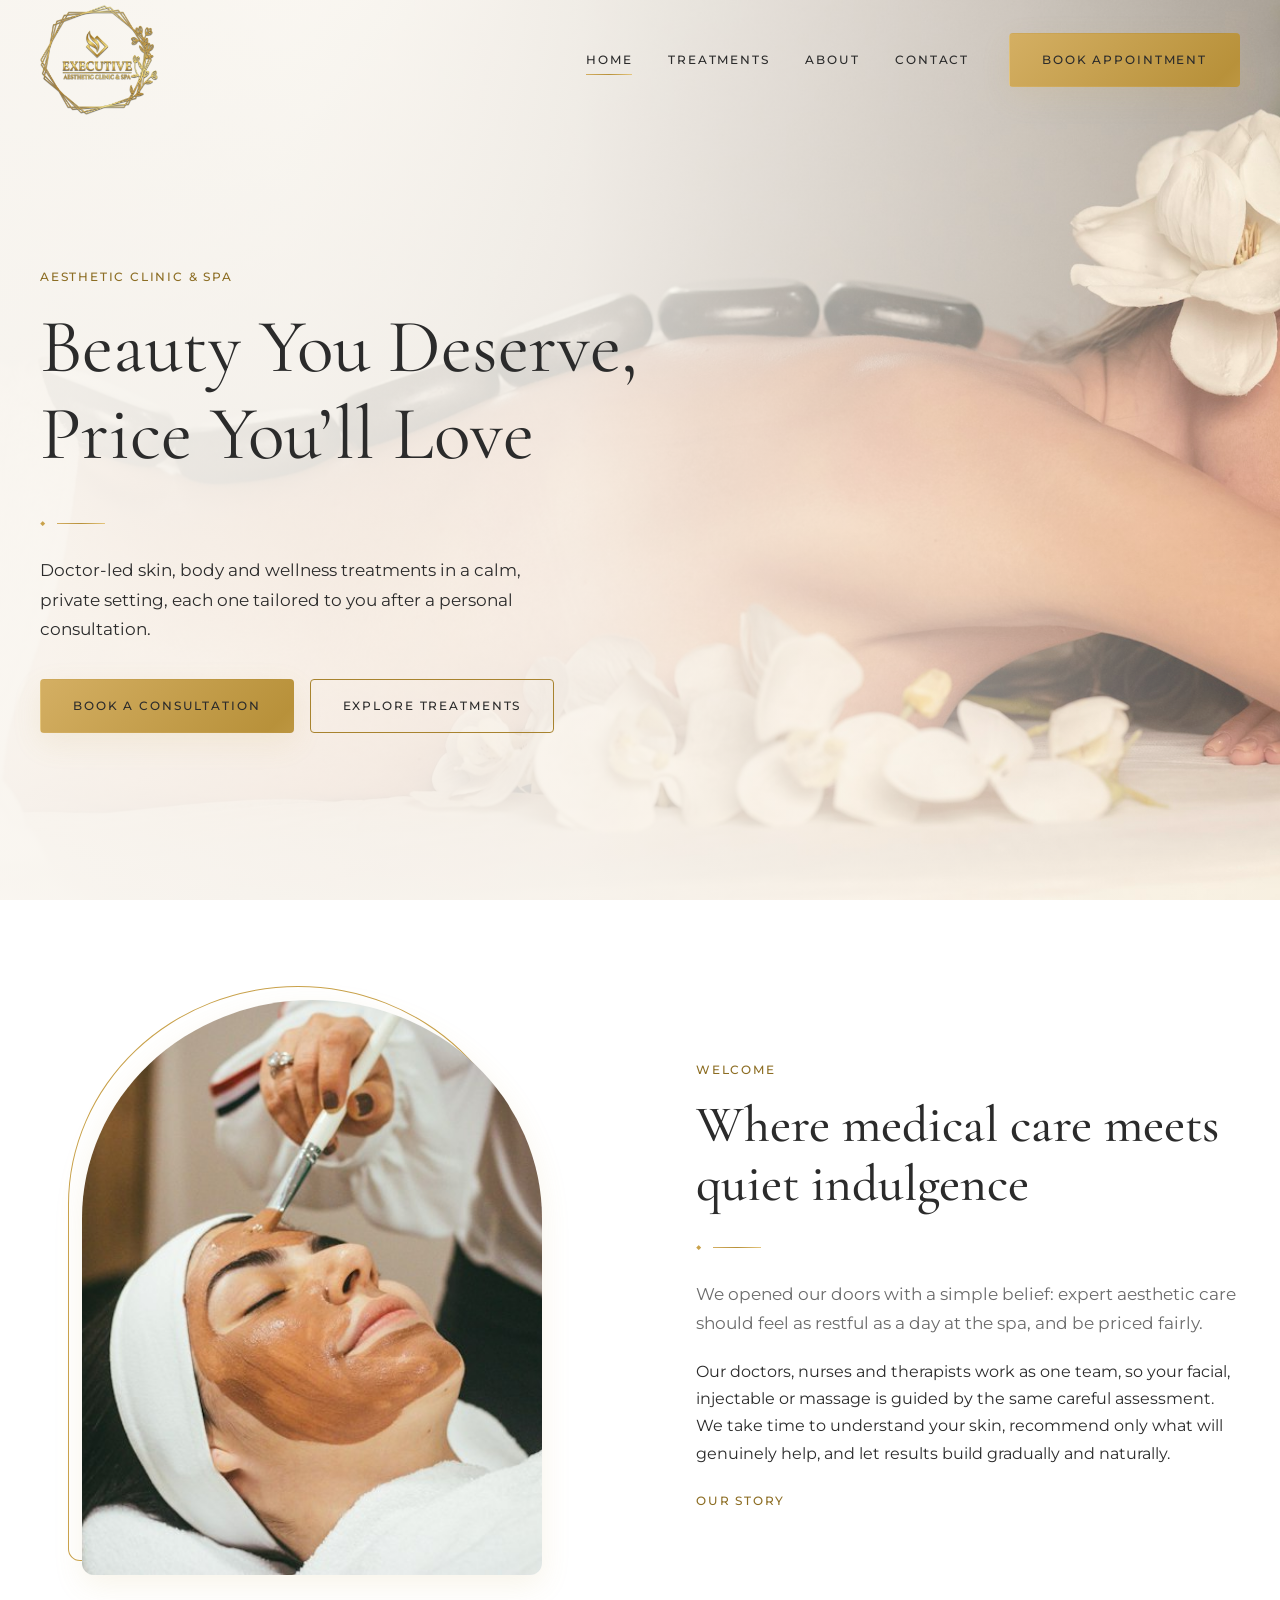
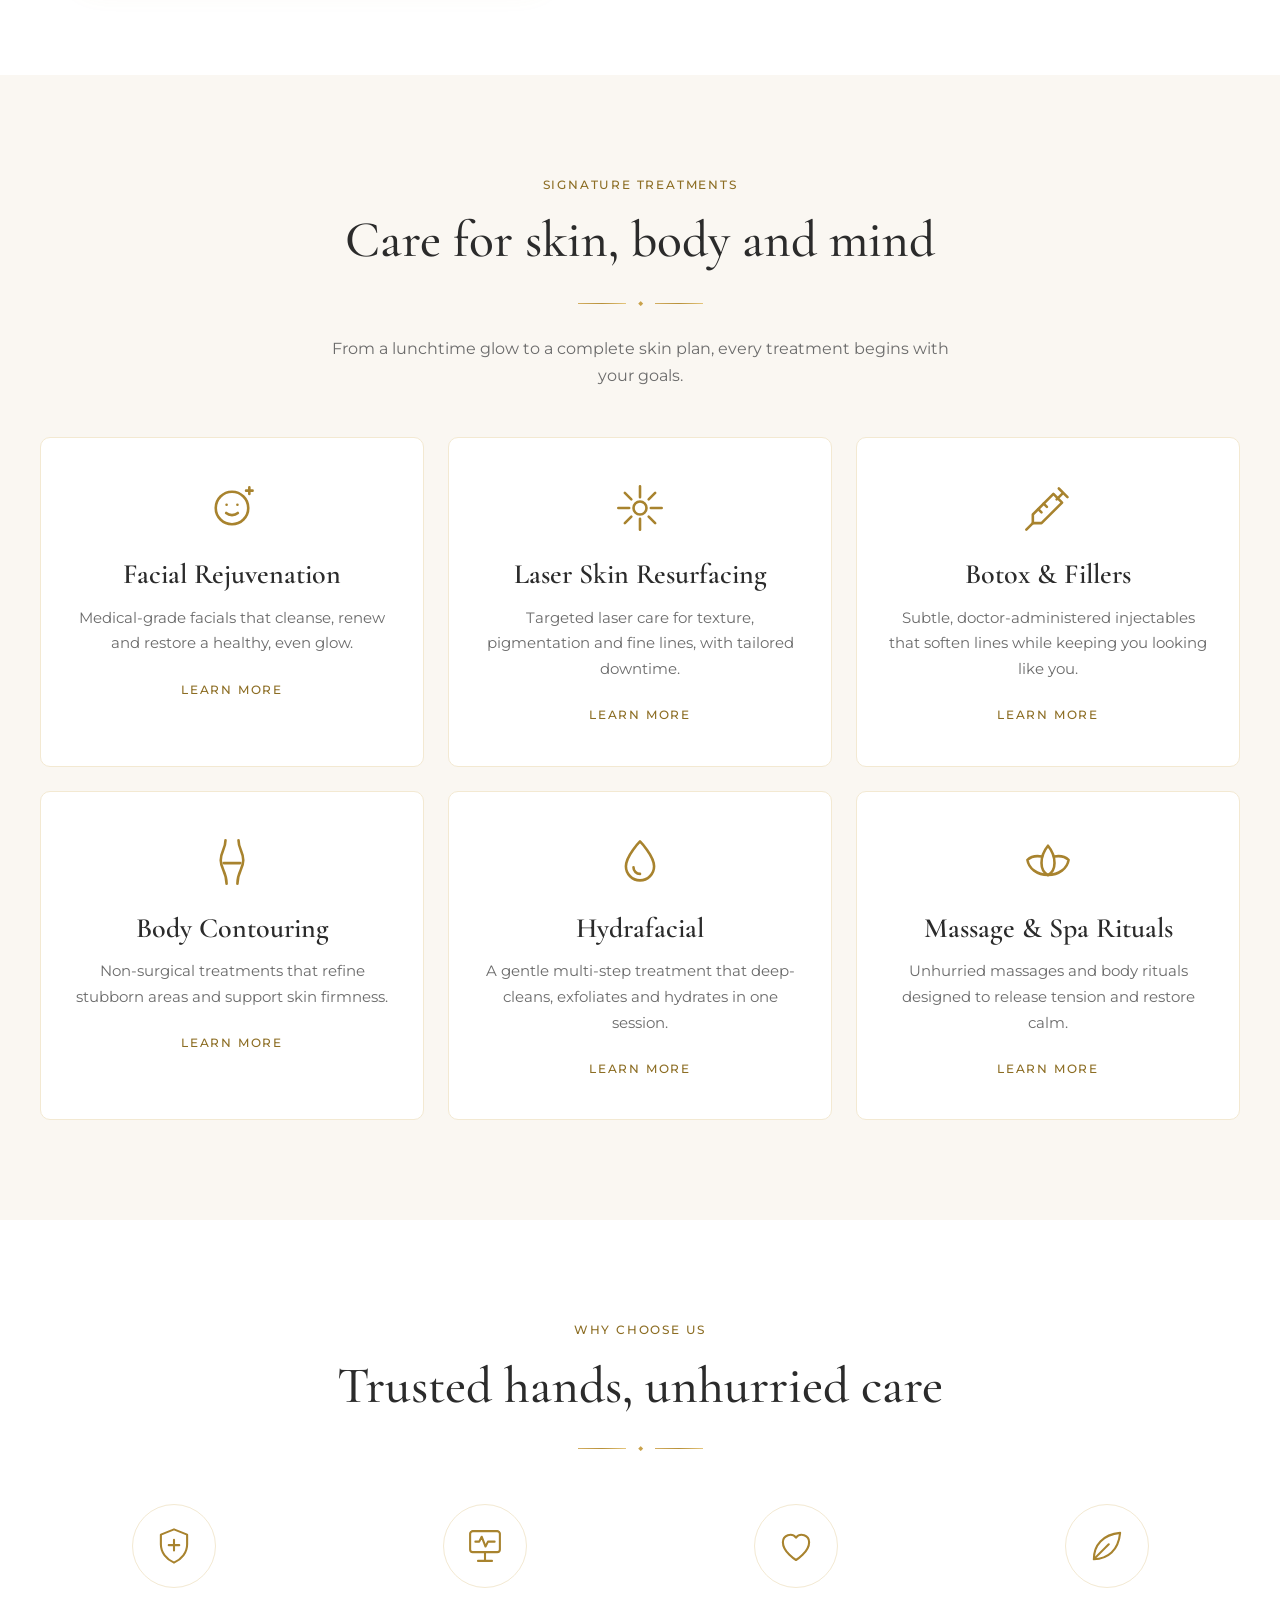
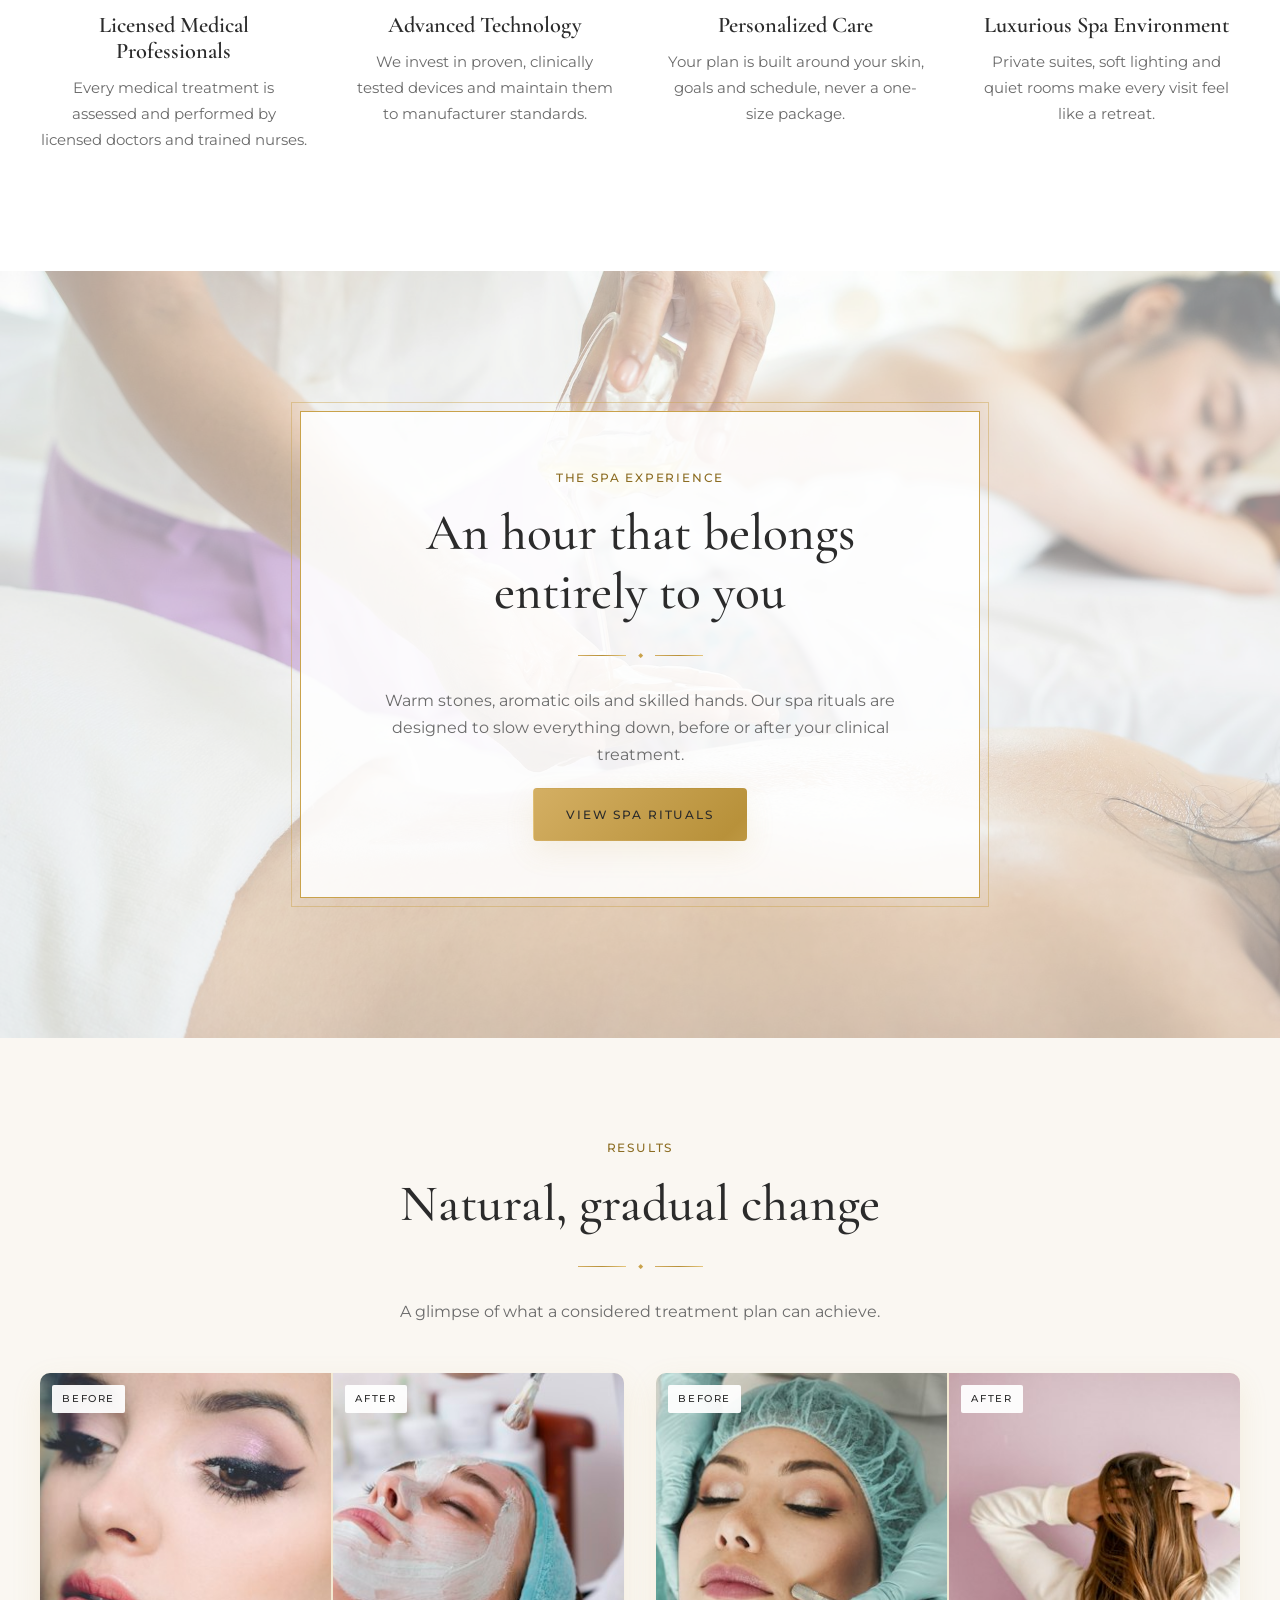
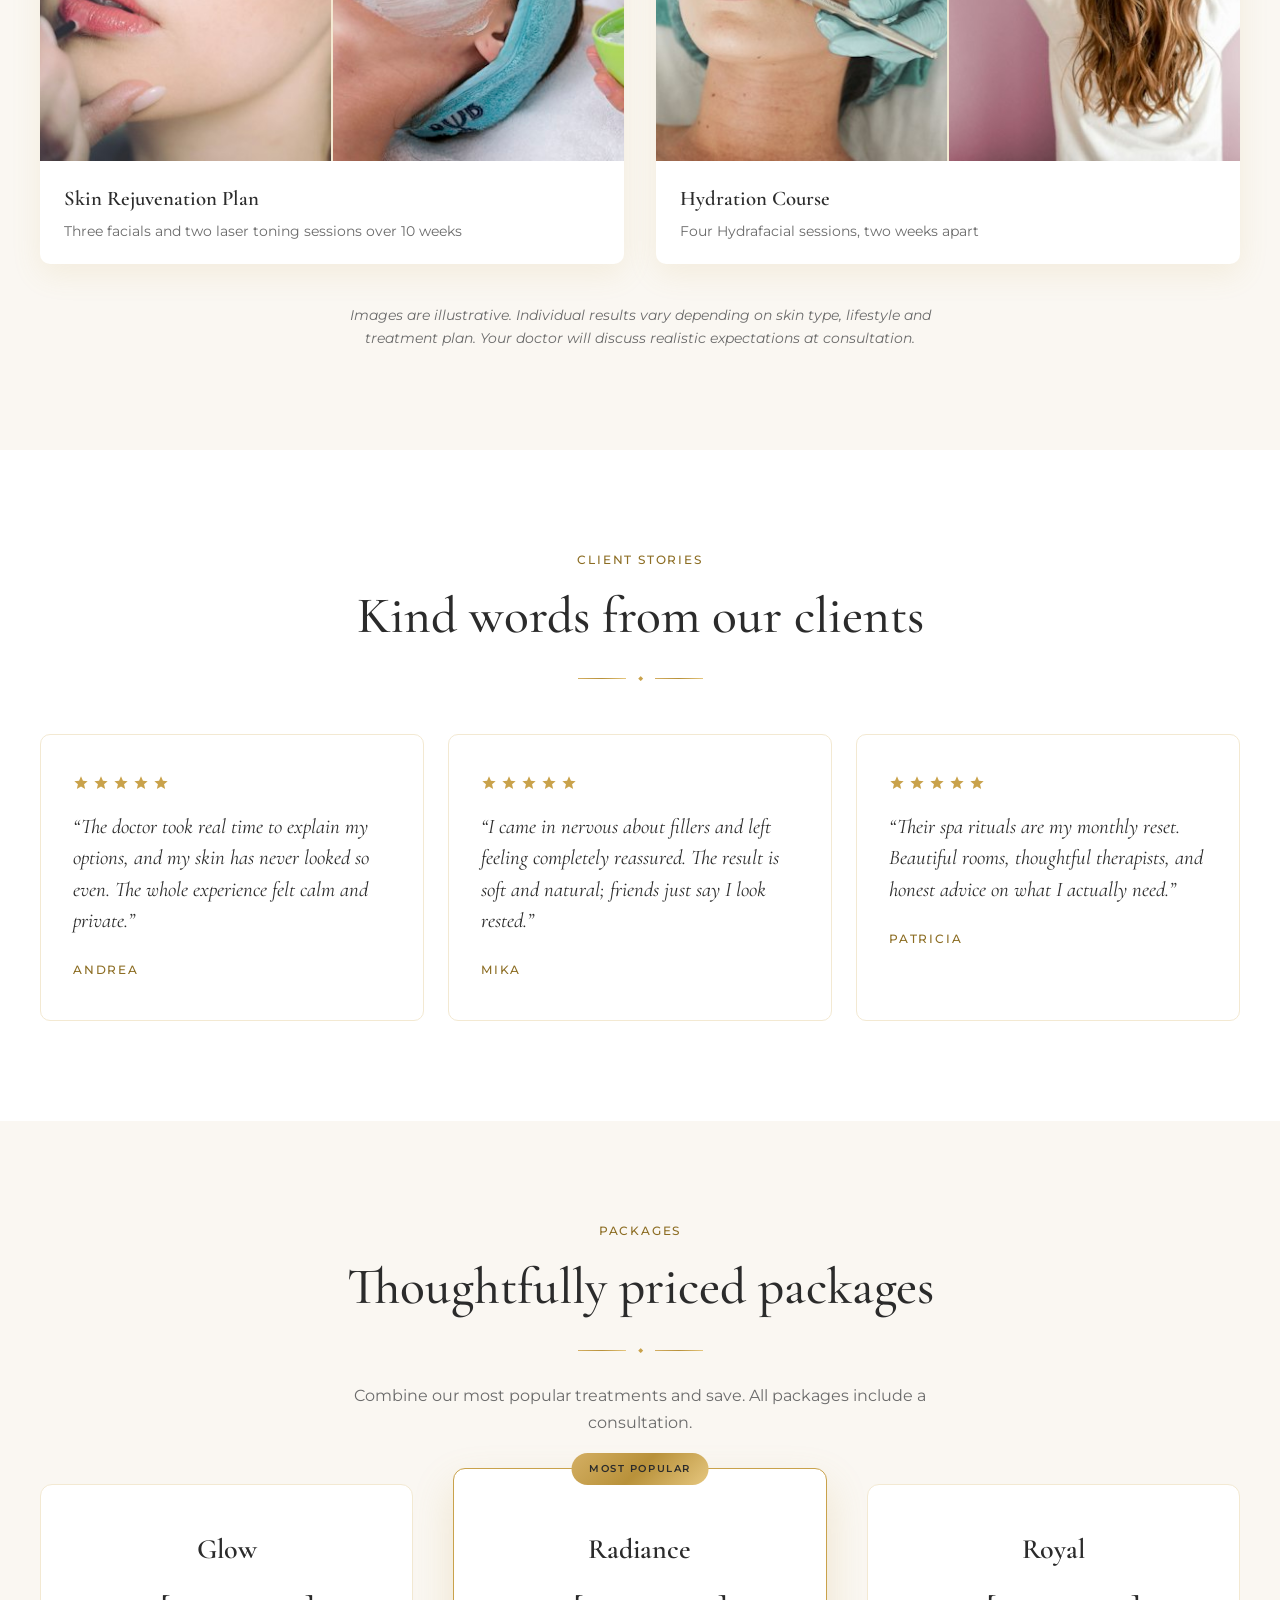
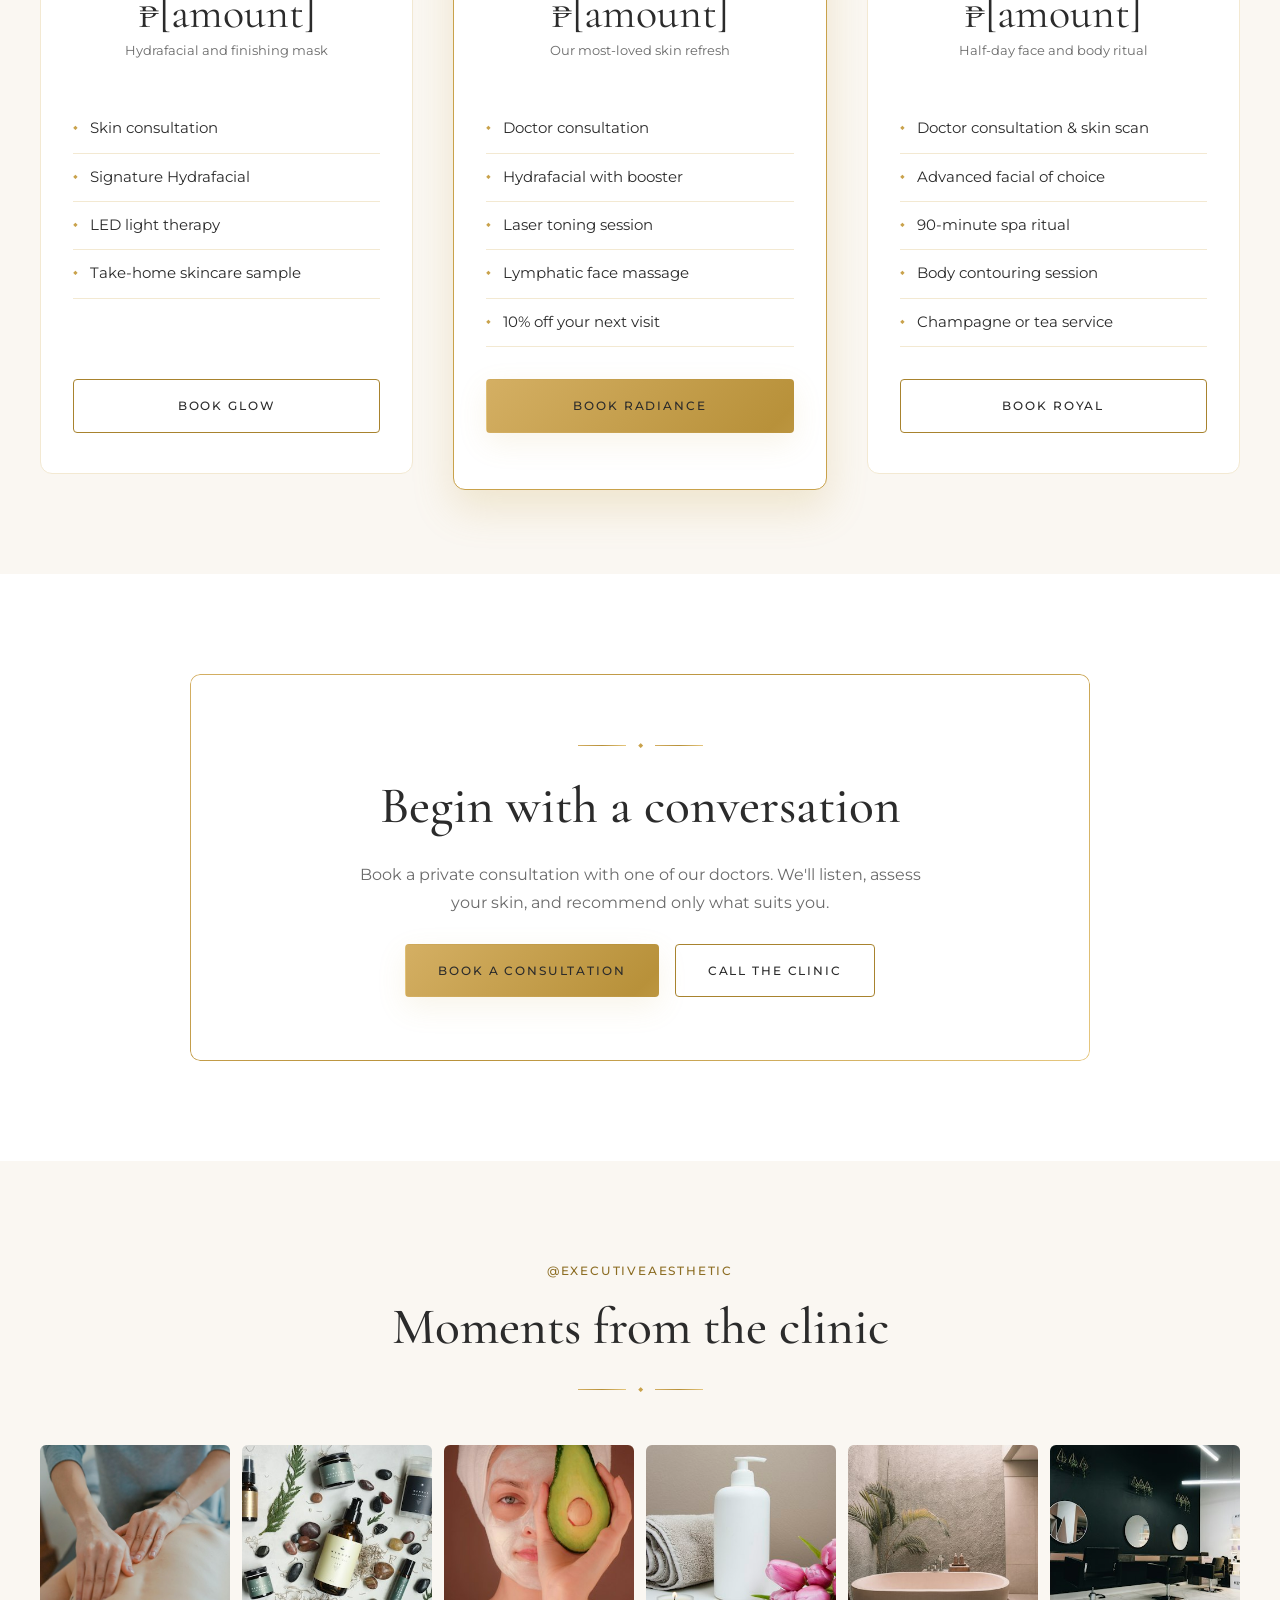
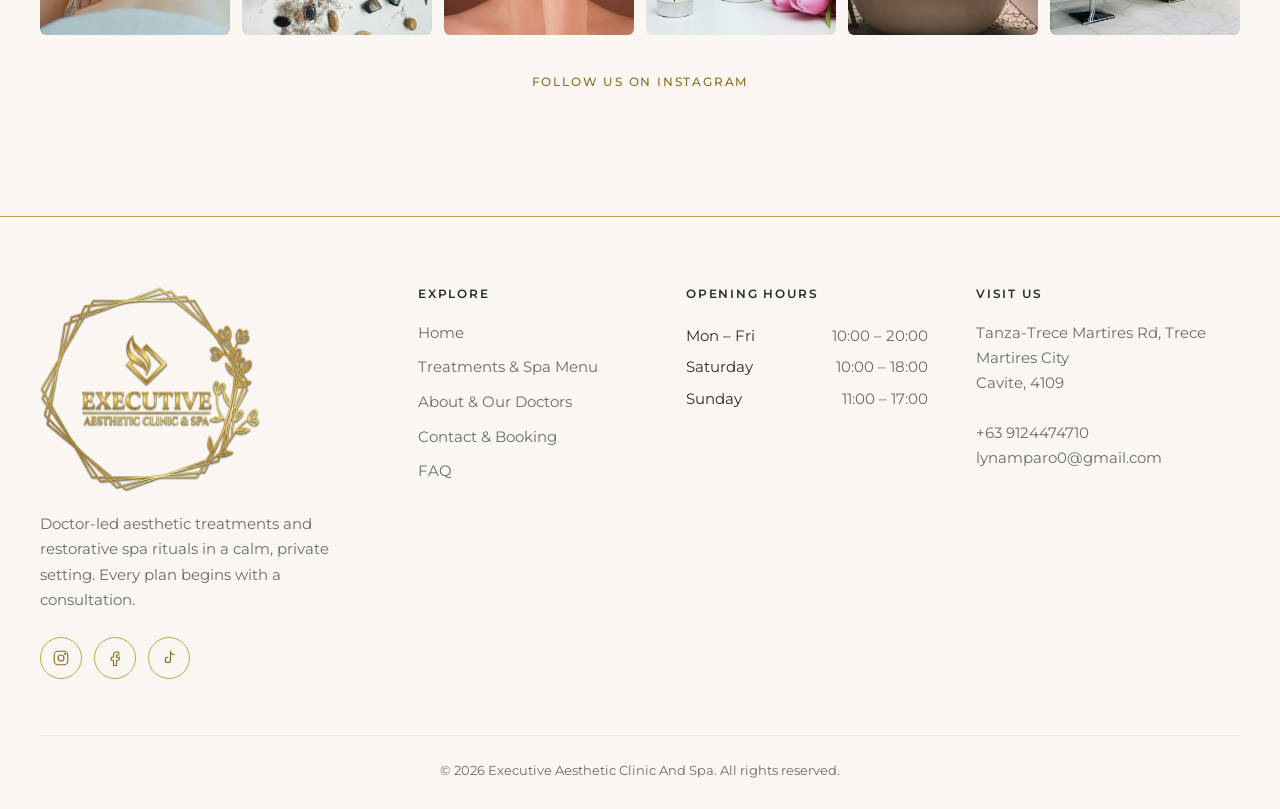
<file: index.html>
<!doctype html><html><head><meta charset=utf8><meta name=viewport content="width=device-width,initial-scale=1"><style>:root{color-scheme:light}body{margin:0;padding:0;font:14px -apple-system,BlinkMacSystemFont,sans-serif;background:#fff;color:#000}img{max-width:100%}[hidden]:not([hidden=until-found i]){display:none!important}</style></head><body>
<!DOCTYPE html>
<html lang="en">
<head>
  <meta charset="utf-8">
  <meta name="viewport" content="width=device-width, initial-scale=1">
  <title>Executive Aesthetic Clinic And Spa | Beauty You Deserve, Price You'll Love</title>
  <meta name="description" content="Doctor-led facials, injectables, laser, body contouring and spa rituals in a calm, private clinic. Book your consultation today.">
  <link rel="canonical" href="https://www.example.com/index.html">
  <meta name="theme-color" content="#FFFFFF">

  <!-- Open Graph -->
  <meta property="og:type" content="website">
  <meta property="og:site_name" content="Executive Aesthetic Clinic And Spa">
  <meta property="og:title" content="Executive Aesthetic Clinic And Spa | Beauty You Deserve, Price You'll Love">
  <meta property="og:description" content="Doctor-led facials, injectables, laser, body contouring and spa rituals in a calm, private clinic. Book your consultation today.">
  <meta property="og:url" content="https://www.example.com/index.html">
  <meta property="og:image" content="https://images.unsplash.com/photo-1600334089648-b0d9d3028eb2?auto=format&fit=crop&w=1200&q=80">
  <meta name="twitter:card" content="summary_large_image">

  <link rel="icon" href="favicon.png" type="image/png">
  <link rel="apple-touch-icon" href="img/logo-mark.png">

  <!-- Fonts -->
  <link rel="preconnect" href="https://fonts.googleapis.com">
  <link rel="preconnect" href="https://fonts.gstatic.com" crossorigin>
  <link rel="stylesheet" href="https://fonts.googleapis.com/css2?family=Cormorant+Garamond:ital,wght@0,400;0,500;0,600;1,400&amp;family=Montserrat:wght@400;500;600&amp;display=swap">

  <link rel="stylesheet" href="styles.css">
  <script>document.documentElement.classList.add('js');</script>
  <script src="main.js" defer></script>
</head>
<body>
  <a class="skip-link" href="#main">Skip to content</a>

  <header class="site-header">
    <div class="container header-inner">
      <a class="logo" href="index.html" aria-label="Executive Aesthetic Clinic And Spa, home"><img class="logo__img" src="img/logo-full.png" alt="" width="440" height="411"></a>
      <button class="nav-toggle" type="button" aria-expanded="false" aria-controls="primary-nav" aria-label="Open menu">
        <span class="nav-toggle__bar"></span>
        <span class="nav-toggle__bar"></span>
        <span class="nav-toggle__bar"></span>
      </button>
      <nav id="primary-nav" class="primary-nav" aria-label="Main">
        <ul class="nav-list">
          <li><a class="nav-link" href="index.html" aria-current="page">Home</a></li>
          <li><a class="nav-link" href="services.html">Treatments</a></li>
          <li><a class="nav-link" href="about.html">About</a></li>
          <li><a class="nav-link" href="contact.html">Contact</a></li>
        </ul>
        <a class="btn btn--gold" href="contact.html#booking">Book Appointment</a>
      </nav>
    </div>
  </header>

  <main id="main">
    <!-- 1. Hero -->
    <section class="hero" aria-labelledby="hero-title">
      <div class="hero__media">
        <img src="img/photo-1600334089648-b0d9d3028eb2-w1920.jpg" alt="Serene spa treatment room with soft natural light" width="1920" height="1280" fetchpriority="high">
      </div>
      <div class="container">
        <div class="hero__content">
          <span class="eyebrow">Aesthetic Clinic &amp; Spa</span>
          <h1 id="hero-title">Beauty You Deserve, Price You’ll Love</h1>
          <div class="ornament ornament--start" aria-hidden="true"><span>◆</span></div>
          <p class="lead">Doctor-led skin, body and wellness treatments in a calm, private setting, each one tailored to you after a personal consultation.</p>
          <div class="hero__actions">
            <a class="btn btn--gold" href="contact.html#booking">Book a Consultation</a>
            <a class="btn btn--outline" href="services.html">Explore Treatments</a>
          </div>
        </div>
      </div>
    </section>

    <!-- 2. Welcome -->
    <section class="section" aria-labelledby="welcome-title">
      <div class="container split">
        <div class="arch-wrap reveal">
          <figure class="arch"><img src="img/photo-1570172619644-dfd03ed5d881-w800.jpg" alt="An aesthetician applying a gentle facial treatment" width="800" height="1000" loading="lazy" decoding="async"></figure>
        </div>
        <div class="reveal">
          <span class="eyebrow">Welcome</span>
          <h2 id="welcome-title">Where medical care meets quiet indulgence</h2>
          <div class="ornament ornament--start" aria-hidden="true"><span>◆</span></div>
          <p class="lead">We opened our doors with a simple belief: expert aesthetic care should feel as restful as a day at the spa, and be priced fairly.</p>
          <p>Our doctors, nurses and therapists work as one team, so your facial, injectable or massage is guided by the same careful assessment. We take time to understand your skin, recommend only what will genuinely help, and let results build gradually and naturally.</p>
          <a class="link-gold" href="about.html">Our story</a>
        </div>
      </div>
    </section>

    <!-- 3. Signature treatments -->
    <section class="section section--ivory" aria-labelledby="treatments-title">
      <div class="container">
        <header class="section-head">
          <span class="eyebrow">Signature Treatments</span>
          <h2 id="treatments-title">Care for skin, body and mind</h2>
          <div class="ornament" aria-hidden="true"><span>◆</span></div>
          <p>From a lunchtime glow to a complete skin plan, every treatment begins with your goals.</p>
        </header>
        <div class="card-grid">
          <article class="treatment-card reveal">
            <svg class="icon" viewBox="0 0 24 24" fill="none" stroke="currentColor" stroke-width="1.2" stroke-linecap="round" stroke-linejoin="round" aria-hidden="true" focusable="false"><circle cx="12" cy="12" r="7.5"/><path d="M9.5 10.5h.01M14.5 10.5h.01M9.3 14.3c1.5 1.3 3.9 1.3 5.4 0"/><path d="M20 2.5v3M18.5 4h3"/></svg>
            <h3>Facial Rejuvenation</h3>
            <p>Medical-grade facials that cleanse, renew and restore a healthy, even glow.</p>
            <a class="link-gold" href="services.html">Learn more<span class="visually-hidden"> about Facial Rejuvenation</span></a>
          </article>
          <article class="treatment-card reveal">
            <svg class="icon" viewBox="0 0 24 24" fill="none" stroke="currentColor" stroke-width="1.2" stroke-linecap="round" stroke-linejoin="round" aria-hidden="true" focusable="false"><circle cx="12" cy="12" r="3"/><path d="M12 2v5M12 17v5M2 12h5M17 12h5M5 5l3 3M16 16l3 3M19 5l-3 3M8 16l-3 3"/></svg>
            <h3>Laser Skin Resurfacing</h3>
            <p>Targeted laser care for texture, pigmentation and fine lines, with tailored downtime.</p>
            <a class="link-gold" href="services.html">Learn more<span class="visually-hidden"> about Laser Skin Resurfacing</span></a>
          </article>
          <article class="treatment-card reveal">
            <svg class="icon" viewBox="0 0 24 24" fill="none" stroke="currentColor" stroke-width="1.2" stroke-linecap="round" stroke-linejoin="round" aria-hidden="true" focusable="false"><path d="M17 3l4 4M19 5l-3 3"/><path d="M14.5 5.5l4 4L9 19H5v-4z"/><path d="M5 19l-3 3M10 10l1.5 1.5M7.5 12.5L9 14"/></svg>
            <h3>Botox &amp; Fillers</h3>
            <p>Subtle, doctor-administered injectables that soften lines while keeping you looking like you.</p>
            <a class="link-gold" href="services.html">Learn more<span class="visually-hidden"> about Botox &amp; Fillers</span></a>
          </article>
          <article class="treatment-card reveal">
            <svg class="icon" viewBox="0 0 24 24" fill="none" stroke="currentColor" stroke-width="1.2" stroke-linecap="round" stroke-linejoin="round" aria-hidden="true" focusable="false"><path d="M9 2c0 4-2.2 5.2-2.2 9.2S9.5 16.5 9.5 22M15 2c0 4 2.2 5.2 2.2 9.2s-2.7 5.3-2.7 10.8"/><path d="M8.2 12.5h7.6"/></svg>
            <h3>Body Contouring</h3>
            <p>Non-surgical treatments that refine stubborn areas and support skin firmness.</p>
            <a class="link-gold" href="services.html">Learn more<span class="visually-hidden"> about Body Contouring</span></a>
          </article>
          <article class="treatment-card reveal">
            <svg class="icon" viewBox="0 0 24 24" fill="none" stroke="currentColor" stroke-width="1.2" stroke-linecap="round" stroke-linejoin="round" aria-hidden="true" focusable="false"><path d="M12 2.5s6.5 6.6 6.5 11.5a6.5 6.5 0 0 1-13 0C5.5 9.1 12 2.5 12 2.5z"/><path d="M9 14.5a3 3 0 0 0 3 3"/></svg>
            <h3>Hydrafacial</h3>
            <p>A gentle multi-step treatment that deep-cleans, exfoliates and hydrates in one session.</p>
            <a class="link-gold" href="services.html">Learn more<span class="visually-hidden"> about Hydrafacial</span></a>
          </article>
          <article class="treatment-card reveal">
            <svg class="icon" viewBox="0 0 24 24" fill="none" stroke="currentColor" stroke-width="1.2" stroke-linecap="round" stroke-linejoin="round" aria-hidden="true" focusable="false"><path d="M12 4.5c2 2.4 3 5.2 3 8 0 2.6-1.2 4.6-3 5.6-1.8-1-3-3-3-5.6 0-2.8 1-5.6 3-8z"/><path d="M9.2 9.5C6.5 9 4 9.6 2.5 11c.6 4 4.5 7 9.5 7M14.8 9.5c2.7-.5 5.2.1 6.7 1.5-.6 4-4.5 7-9.5 7"/></svg>
            <h3>Massage &amp; Spa Rituals</h3>
            <p>Unhurried massages and body rituals designed to release tension and restore calm.</p>
            <a class="link-gold" href="services.html">Learn more<span class="visually-hidden"> about Massage &amp; Spa Rituals</span></a>
          </article>
        </div>
      </div>
    </section>

    <!-- 4. Why choose us -->
    <section class="section" aria-labelledby="why-title">
      <div class="container">
        <header class="section-head">
          <span class="eyebrow">Why Choose Us</span>
          <h2 id="why-title">Trusted hands, unhurried care</h2>
          <div class="ornament" aria-hidden="true"><span>◆</span></div>
        </header>
        <div class="features">
          <div class="feature reveal">
            <svg class="icon" viewBox="0 0 24 24" fill="none" stroke="currentColor" stroke-width="1.2" stroke-linecap="round" stroke-linejoin="round" aria-hidden="true" focusable="false"><path d="M12 2.5l7.5 3V11c0 4.8-3.2 8.7-7.5 10.5C7.7 19.7 4.5 15.8 4.5 11V5.5z"/><path d="M12 8.5v6M9 11.5h6"/></svg>
            <h3>Licensed Medical Professionals</h3>
            <p>Every medical treatment is assessed and performed by licensed doctors and trained nurses.</p>
          </div>
          <div class="feature reveal">
            <svg class="icon" viewBox="0 0 24 24" fill="none" stroke="currentColor" stroke-width="1.2" stroke-linecap="round" stroke-linejoin="round" aria-hidden="true" focusable="false"><rect x="3.5" y="3.5" width="17" height="12" rx="1.5"/><path d="M8 20.5h8M12 15.5v5"/><path d="M6.5 9.5h2.2l1.4-2.8 2.2 5.6 1.4-2.8h3.8"/></svg>
            <h3>Advanced Technology</h3>
            <p>We invest in proven, clinically tested devices and maintain them to manufacturer standards.</p>
          </div>
          <div class="feature reveal">
            <svg class="icon" viewBox="0 0 24 24" fill="none" stroke="currentColor" stroke-width="1.2" stroke-linecap="round" stroke-linejoin="round" aria-hidden="true" focusable="false"><path d="M12 20s-7.5-4.6-7.5-10.2A4.2 4.2 0 0 1 12 7.2a4.2 4.2 0 0 1 7.5 2.6C19.5 15.4 12 20 12 20z"/></svg>
            <h3>Personalized Care</h3>
            <p>Your plan is built around your skin, goals and schedule, never a one-size package.</p>
          </div>
          <div class="feature reveal">
            <svg class="icon" viewBox="0 0 24 24" fill="none" stroke="currentColor" stroke-width="1.2" stroke-linecap="round" stroke-linejoin="round" aria-hidden="true" focusable="false"><path d="M4.5 19.5c0-8 5-14 15-15-1 10-7 15-15 15z"/><path d="M4.5 19.5l8.5-8.5"/></svg>
            <h3>Luxurious Spa Environment</h3>
            <p>Private suites, soft lighting and quiet rooms make every visit feel like a retreat.</p>
          </div>
        </div>
      </div>
    </section>

    <!-- 5. Spa experience banner -->
    <section class="banner" aria-labelledby="spa-title">
      <div class="banner__media">
        <img src="img/photo-1544161515-4ab6ce6db874-w1920.jpg" alt="A therapist performing a relaxing back massage" width="1920" height="1080" loading="lazy" decoding="async">
      </div>
      <div class="container">
        <div class="banner__content reveal">
          <span class="eyebrow">The Spa Experience</span>
          <h2 id="spa-title">An hour that belongs entirely to you</h2>
          <div class="ornament" aria-hidden="true"><span>◆</span></div>
          <p>Warm stones, aromatic oils and skilled hands. Our spa rituals are designed to slow everything down, before or after your clinical treatment.</p>
          <a class="btn btn--gold" href="services.html#spa">View Spa Rituals</a>
        </div>
      </div>
    </section>

    <!-- 6. Results teaser -->
    <section class="section section--ivory" aria-labelledby="results-title">
      <div class="container">
        <header class="section-head">
          <span class="eyebrow">Results</span>
          <h2 id="results-title">Natural, gradual change</h2>
          <div class="ornament" aria-hidden="true"><span>◆</span></div>
          <p>A glimpse of what a considered treatment plan can achieve.</p>
        </header>
        <!-- Placeholder images: replace with real before/after photos used with written client consent. -->
        <div class="results-grid">
          <figure class="result reveal">
            <div class="result__pair">
              <div class="result__frame"><span class="result__tag">Before</span><img src="img/photo-1487412947147-5cebf100ffc2-w600.jpg" alt="Placeholder before photo for a skin rejuvenation plan" width="600" height="800" loading="lazy" decoding="async"></div>
              <div class="result__frame"><span class="result__tag">After</span><img src="img/photo-1616394584738-fc6e612e71b9-w600.jpg" alt="Placeholder after photo for a skin rejuvenation plan" width="600" height="800" loading="lazy" decoding="async"></div>
            </div>
            <figcaption><strong>Skin Rejuvenation Plan</strong><span>Three facials and two laser toning sessions over 10 weeks</span></figcaption>
          </figure>
          <figure class="result reveal">
            <div class="result__pair">
              <div class="result__frame"><span class="result__tag">Before</span><img src="img/photo-1552693673-1bf958298935-w600.jpg" alt="Placeholder before photo for a hydration treatment course" width="600" height="800" loading="lazy" decoding="async"></div>
              <div class="result__frame"><span class="result__tag">After</span><img src="img/photo-1522337360788-8b13dee7a37e-w600.jpg" alt="Placeholder after photo for a hydration treatment course" width="600" height="800" loading="lazy" decoding="async"></div>
            </div>
            <figcaption><strong>Hydration Course</strong><span>Four Hydrafacial sessions, two weeks apart</span></figcaption>
          </figure>
        </div>
        <p class="disclaimer">Images are illustrative. Individual results vary depending on skin type, lifestyle and treatment plan. Your doctor will discuss realistic expectations at consultation.</p>
      </div>
    </section>

    <!-- 7. Testimonials -->
    <section class="section" aria-labelledby="reviews-title">
      <div class="container">
        <header class="section-head">
          <span class="eyebrow">Client Stories</span>
          <h2 id="reviews-title">Kind words from our clients</h2>
          <div class="ornament" aria-hidden="true"><span>◆</span></div>
        </header>
        <div class="testimonials">
          <figure class="testimonial reveal">
            <div class="stars" role="img" aria-label="Rated 5 out of 5"><svg viewBox="0 0 24 24" aria-hidden="true" focusable="false"><path fill="currentColor" d="M12 2l2.9 6.6 7.1.6-5.4 4.7 1.6 7L12 17.3 5.8 21l1.6-7L2 9.2l7.1-.6z"/></svg><svg viewBox="0 0 24 24" aria-hidden="true" focusable="false"><path fill="currentColor" d="M12 2l2.9 6.6 7.1.6-5.4 4.7 1.6 7L12 17.3 5.8 21l1.6-7L2 9.2l7.1-.6z"/></svg><svg viewBox="0 0 24 24" aria-hidden="true" focusable="false"><path fill="currentColor" d="M12 2l2.9 6.6 7.1.6-5.4 4.7 1.6 7L12 17.3 5.8 21l1.6-7L2 9.2l7.1-.6z"/></svg><svg viewBox="0 0 24 24" aria-hidden="true" focusable="false"><path fill="currentColor" d="M12 2l2.9 6.6 7.1.6-5.4 4.7 1.6 7L12 17.3 5.8 21l1.6-7L2 9.2l7.1-.6z"/></svg><svg viewBox="0 0 24 24" aria-hidden="true" focusable="false"><path fill="currentColor" d="M12 2l2.9 6.6 7.1.6-5.4 4.7 1.6 7L12 17.3 5.8 21l1.6-7L2 9.2l7.1-.6z"/></svg></div>
            <blockquote><p>“The doctor took real time to explain my options, and my skin has never looked so even. The whole experience felt calm and private.”</p></blockquote>
            <figcaption>Andrea</figcaption>
          </figure>
          <figure class="testimonial reveal">
            <div class="stars" role="img" aria-label="Rated 5 out of 5"><svg viewBox="0 0 24 24" aria-hidden="true" focusable="false"><path fill="currentColor" d="M12 2l2.9 6.6 7.1.6-5.4 4.7 1.6 7L12 17.3 5.8 21l1.6-7L2 9.2l7.1-.6z"/></svg><svg viewBox="0 0 24 24" aria-hidden="true" focusable="false"><path fill="currentColor" d="M12 2l2.9 6.6 7.1.6-5.4 4.7 1.6 7L12 17.3 5.8 21l1.6-7L2 9.2l7.1-.6z"/></svg><svg viewBox="0 0 24 24" aria-hidden="true" focusable="false"><path fill="currentColor" d="M12 2l2.9 6.6 7.1.6-5.4 4.7 1.6 7L12 17.3 5.8 21l1.6-7L2 9.2l7.1-.6z"/></svg><svg viewBox="0 0 24 24" aria-hidden="true" focusable="false"><path fill="currentColor" d="M12 2l2.9 6.6 7.1.6-5.4 4.7 1.6 7L12 17.3 5.8 21l1.6-7L2 9.2l7.1-.6z"/></svg><svg viewBox="0 0 24 24" aria-hidden="true" focusable="false"><path fill="currentColor" d="M12 2l2.9 6.6 7.1.6-5.4 4.7 1.6 7L12 17.3 5.8 21l1.6-7L2 9.2l7.1-.6z"/></svg></div>
            <blockquote><p>“I came in nervous about fillers and left feeling completely reassured. The result is soft and natural; friends just say I look rested.”</p></blockquote>
            <figcaption>Mika</figcaption>
          </figure>
          <figure class="testimonial reveal">
            <div class="stars" role="img" aria-label="Rated 5 out of 5"><svg viewBox="0 0 24 24" aria-hidden="true" focusable="false"><path fill="currentColor" d="M12 2l2.9 6.6 7.1.6-5.4 4.7 1.6 7L12 17.3 5.8 21l1.6-7L2 9.2l7.1-.6z"/></svg><svg viewBox="0 0 24 24" aria-hidden="true" focusable="false"><path fill="currentColor" d="M12 2l2.9 6.6 7.1.6-5.4 4.7 1.6 7L12 17.3 5.8 21l1.6-7L2 9.2l7.1-.6z"/></svg><svg viewBox="0 0 24 24" aria-hidden="true" focusable="false"><path fill="currentColor" d="M12 2l2.9 6.6 7.1.6-5.4 4.7 1.6 7L12 17.3 5.8 21l1.6-7L2 9.2l7.1-.6z"/></svg><svg viewBox="0 0 24 24" aria-hidden="true" focusable="false"><path fill="currentColor" d="M12 2l2.9 6.6 7.1.6-5.4 4.7 1.6 7L12 17.3 5.8 21l1.6-7L2 9.2l7.1-.6z"/></svg><svg viewBox="0 0 24 24" aria-hidden="true" focusable="false"><path fill="currentColor" d="M12 2l2.9 6.6 7.1.6-5.4 4.7 1.6 7L12 17.3 5.8 21l1.6-7L2 9.2l7.1-.6z"/></svg></div>
            <blockquote><p>“Their spa rituals are my monthly reset. Beautiful rooms, thoughtful therapists, and honest advice on what I actually need.”</p></blockquote>
            <figcaption>Patricia</figcaption>
          </figure>
        </div>
      </div>
    </section>

    <!-- 8. Packages -->
    <section class="section section--ivory" aria-labelledby="packages-title">
      <div class="container">
        <header class="section-head">
          <span class="eyebrow">Packages</span>
          <h2 id="packages-title">Thoughtfully priced packages</h2>
          <div class="ornament" aria-hidden="true"><span>◆</span></div>
          <p>Combine our most popular treatments and save. All packages include a consultation.</p>
        </header>
        <div class="pricing-grid">
          <article class="tier reveal">
            
            <h3>Glow</h3>
            <p class="tier__price">₱[amount]</p>
            <p class="tier__note">Hydrafacial and finishing mask</p>
            <ul class="tier__list"><li>Skin consultation</li><li>Signature Hydrafacial</li><li>LED light therapy</li><li>Take-home skincare sample</li></ul>
            <a class="btn btn--outline" href="contact.html#booking">Book Glow</a>
          </article>
          <article class="tier tier--featured reveal">
            <span class="tier__badge">Most Popular</span>
            <h3>Radiance</h3>
            <p class="tier__price">₱[amount]</p>
            <p class="tier__note">Our most-loved skin refresh</p>
            <ul class="tier__list"><li>Doctor consultation</li><li>Hydrafacial with booster</li><li>Laser toning session</li><li>Lymphatic face massage</li><li>10% off your next visit</li></ul>
            <a class="btn btn--gold" href="contact.html#booking">Book Radiance</a>
          </article>
          <article class="tier reveal">
            
            <h3>Royal</h3>
            <p class="tier__price">₱[amount]</p>
            <p class="tier__note">Half-day face and body ritual</p>
            <ul class="tier__list"><li>Doctor consultation &amp; skin scan</li><li>Advanced facial of choice</li><li>90-minute spa ritual</li><li>Body contouring session</li><li>Champagne or tea service</li></ul>
            <a class="btn btn--outline" href="contact.html#booking">Book Royal</a>
          </article>
        </div>
      </div>
    </section>

    <!-- 9. Booking CTA -->

    <section class="section" aria-labelledby="cta-title">
      <div class="container">
        <div class="cta-box reveal">
          <div class="ornament" aria-hidden="true"><span>◆</span></div>
          <h2 id="cta-title">Begin with a conversation</h2>
          <p>Book a private consultation with one of our doctors. We'll listen, assess your skin, and recommend only what suits you.</p>
          <div class="hero__actions">
            <a class="btn btn--gold" href="contact.html#booking">Book a Consultation</a>
            <a class="btn btn--outline" href="tel:+630000000000">Call the Clinic</a>
          </div>
        </div>
      </div>
    </section>


    <!-- 10. Gallery -->
    <section class="section section--ivory" aria-labelledby="gallery-title">
      <div class="container">
        <header class="section-head">
          <span class="eyebrow">@executiveaesthetic</span>
          <h2 id="gallery-title">Moments from the clinic</h2>
          <div class="ornament" aria-hidden="true"><span>◆</span></div>
        </header>
        <div class="gallery">
          <a href="https://www.instagram.com/" rel="noopener" aria-label="View on Instagram: Rolled white towels and orchids in a spa suite"><img src="img/photo-1519823551278-64ac92734fb1-w500.jpg" alt="Rolled white towels and orchids in a spa suite" width="500" height="500" loading="lazy" decoding="async"></a>
          <a href="https://www.instagram.com/" rel="noopener" aria-label="View on Instagram: Amber skincare bottles arranged on a marble tray"><img src="img/photo-1612817288484-6f916006741a-w500.jpg" alt="Amber skincare bottles arranged on a marble tray" width="500" height="500" loading="lazy" decoding="async"></a>
          <a href="https://www.instagram.com/" rel="noopener" aria-label="View on Instagram: A drop of facial serum falling from a glass pipette"><img src="img/photo-1596755389378-c31d21fd1273-w500.jpg" alt="A drop of facial serum falling from a glass pipette" width="500" height="500" loading="lazy" decoding="async"></a>
          <a href="https://www.instagram.com/" rel="noopener" aria-label="View on Instagram: A client relaxing during a massage treatment"><img src="img/photo-1540555700478-4be289fbecef-w500.jpg" alt="A client relaxing during a massage treatment" width="500" height="500" loading="lazy" decoding="async"></a>
          <a href="https://www.instagram.com/" rel="noopener" aria-label="View on Instagram: Lit candles and smooth stones beside a treatment bed"><img src="img/photo-1507652313519-d4e9174996dd-w500.jpg" alt="Lit candles and smooth stones beside a treatment bed" width="500" height="500" loading="lazy" decoding="async"></a>
          <a href="https://www.instagram.com/" rel="noopener" aria-label="View on Instagram: Softly lit spa interior with neutral tones"><img src="img/photo-1600948836101-f9ffda59d250-w500.jpg" alt="Softly lit spa interior with neutral tones" width="500" height="500" loading="lazy" decoding="async"></a>
        </div>
        <p class="gallery-cta"><a class="link-gold" href="https://www.instagram.com/" rel="noopener">Follow us on Instagram</a></p>
      </div>
    </section>
  </main>

  <footer class="site-footer">
    <div class="container">
      <div class="footer-grid">
        <div>
          <a class="logo logo--full" href="index.html" aria-label="Executive Aesthetic Clinic And Spa, home"><img src="img/logo-full.png" alt="" width="220" height="205" loading="lazy" decoding="async"></a>
          <p style="margin-top:1.25rem">Doctor-led aesthetic treatments and restorative spa rituals in a calm, private setting. Every plan begins with a consultation.</p>
          <div class="social">
            <a href="https://www.instagram.com/" aria-label="Instagram" rel="noopener"><svg class="" viewBox="0 0 24 24" fill="none" stroke="currentColor" stroke-width="1.5" stroke-linecap="round" stroke-linejoin="round" aria-hidden="true" focusable="false"><rect x="3" y="3" width="18" height="18" rx="5"/><circle cx="12" cy="12" r="4"/><circle cx="17.5" cy="6.5" r=".6" fill="currentColor"/></svg></a>
            <a href="https://www.facebook.com/" aria-label="Facebook" rel="noopener"><svg class="" viewBox="0 0 24 24" fill="none" stroke="currentColor" stroke-width="1.5" stroke-linecap="round" stroke-linejoin="round" aria-hidden="true" focusable="false"><path d="M14 8h3V4h-3a4 4 0 0 0-4 4v3H7v4h3v7h4v-7h3l1-4h-4V8.5a.5.5 0 0 1 .5-.5z"/></svg></a>
            <a href="https://www.tiktok.com/" aria-label="TikTok" rel="noopener"><svg class="" viewBox="0 0 24 24" fill="none" stroke="currentColor" stroke-width="1.5" stroke-linecap="round" stroke-linejoin="round" aria-hidden="true" focusable="false"><path d="M14 3v11.5a3.5 3.5 0 1 1-3.5-3.5"/><path d="M14 3c.5 2.6 2.5 4.6 5 4.6"/></svg></a>
          </div>
        </div>
        <nav aria-label="Footer">
          <h2 class="footer-title">Explore</h2>
          <ul class="footer-links">
            <li><a href="index.html">Home</a></li>
            <li><a href="services.html">Treatments &amp; Spa Menu</a></li>
            <li><a href="about.html">About &amp; Our Doctors</a></li>
            <li><a href="contact.html">Contact &amp; Booking</a></li>
            <li><a href="services.html#faq">FAQ</a></li>
          </ul>
        </nav>
        <div>
          <h2 class="footer-title">Opening Hours</h2>
          <dl class="footer-hours">
            <div><dt>Mon – Fri</dt><dd>10:00 – 20:00</dd></div>
            <div><dt>Saturday</dt><dd>10:00 – 18:00</dd></div>
            <div><dt>Sunday</dt><dd>11:00 – 17:00</dd></div>
          </dl>
        </div>
        <div>
          <h2 class="footer-title">Visit Us</h2>
          <address>
            Tanza-Trece Martires Rd, Trece Martires City<br>
            Cavite, 4109<br><br>
            <a href="tel:+639124474710">+63 9124474710</a><br>
            <a href="mailto:lynamparo0@gmail.com">lynamparo0@gmail.com</a>
          </address>
        </div>
      </div>
      <div class="footer-bottom">
        <p>&copy; <span id="year">2026</span> Executive Aesthetic Clinic And Spa. All rights reserved.</p>
      </div>
    </div>
  </footer>

  <a class="btn btn--gold floating-book" href="contact.html#booking">Book Now</a>
</body>
</html>

</body></html>
</file>
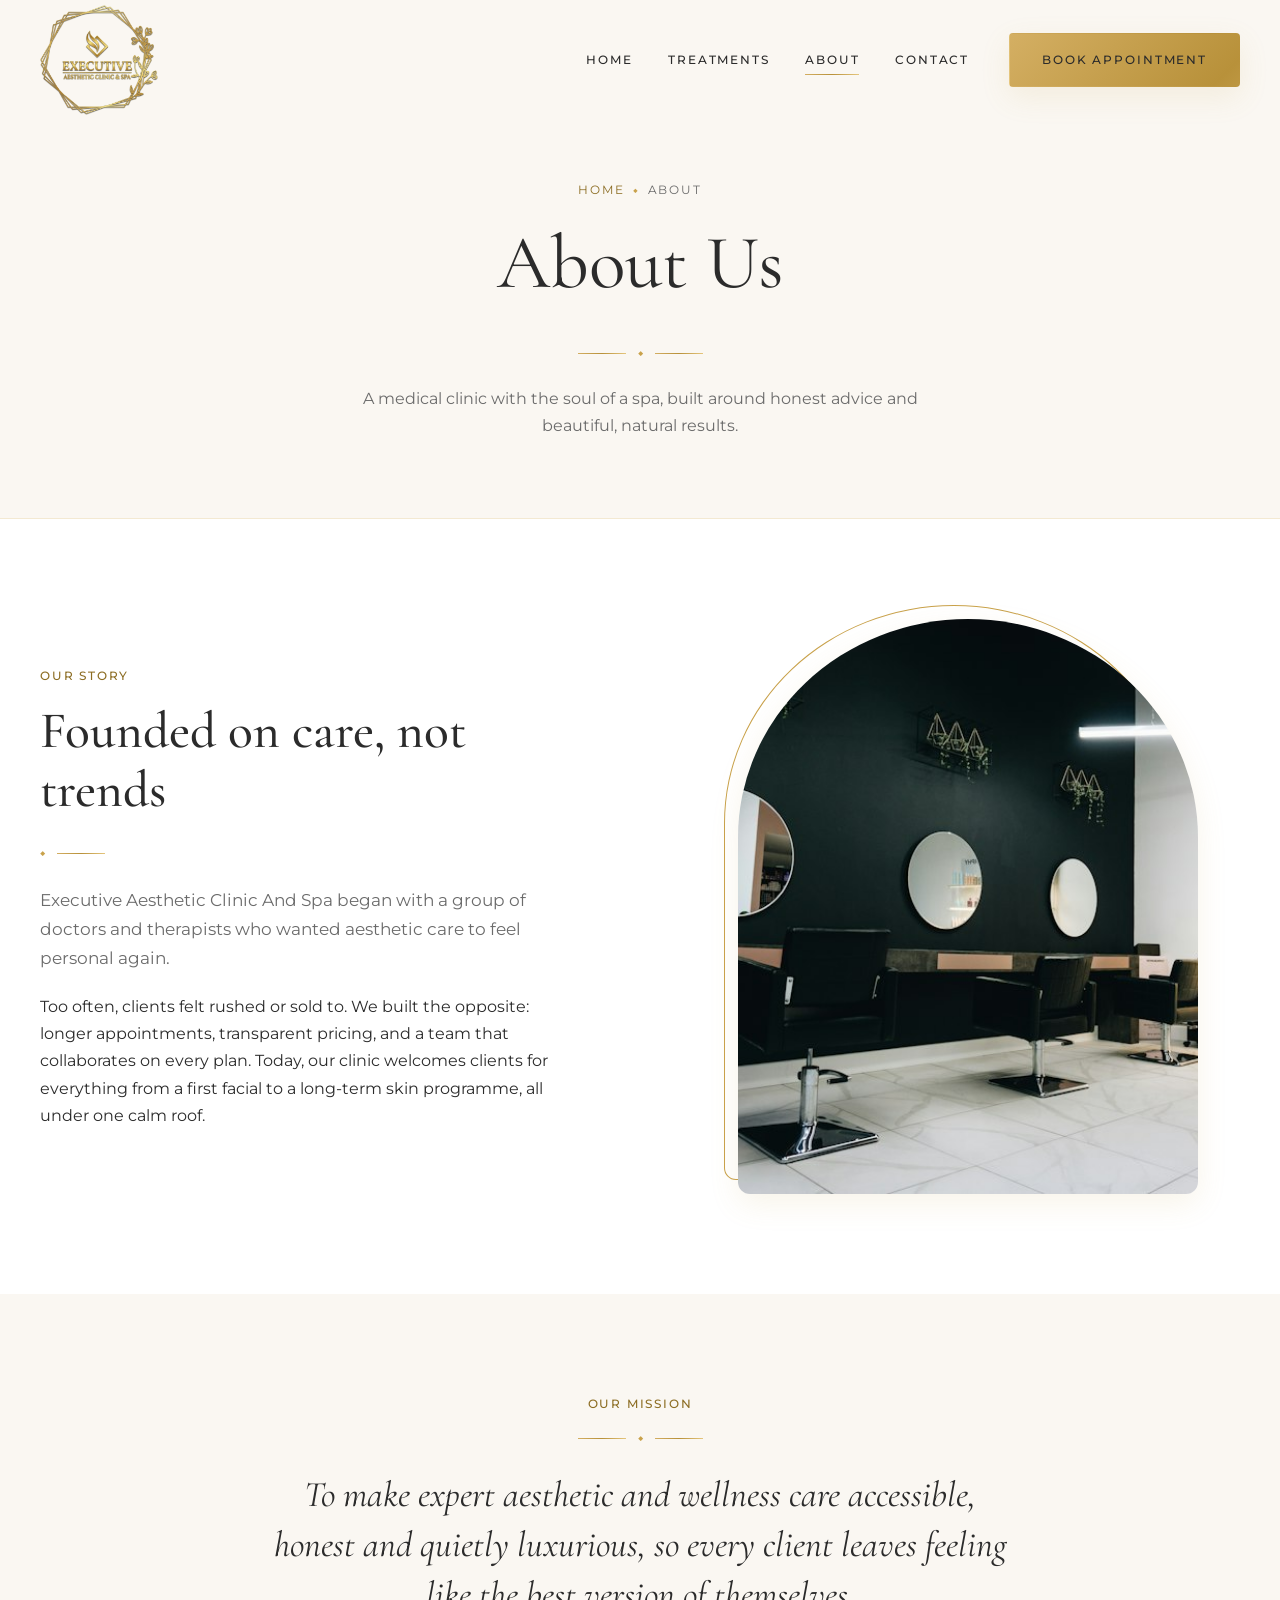
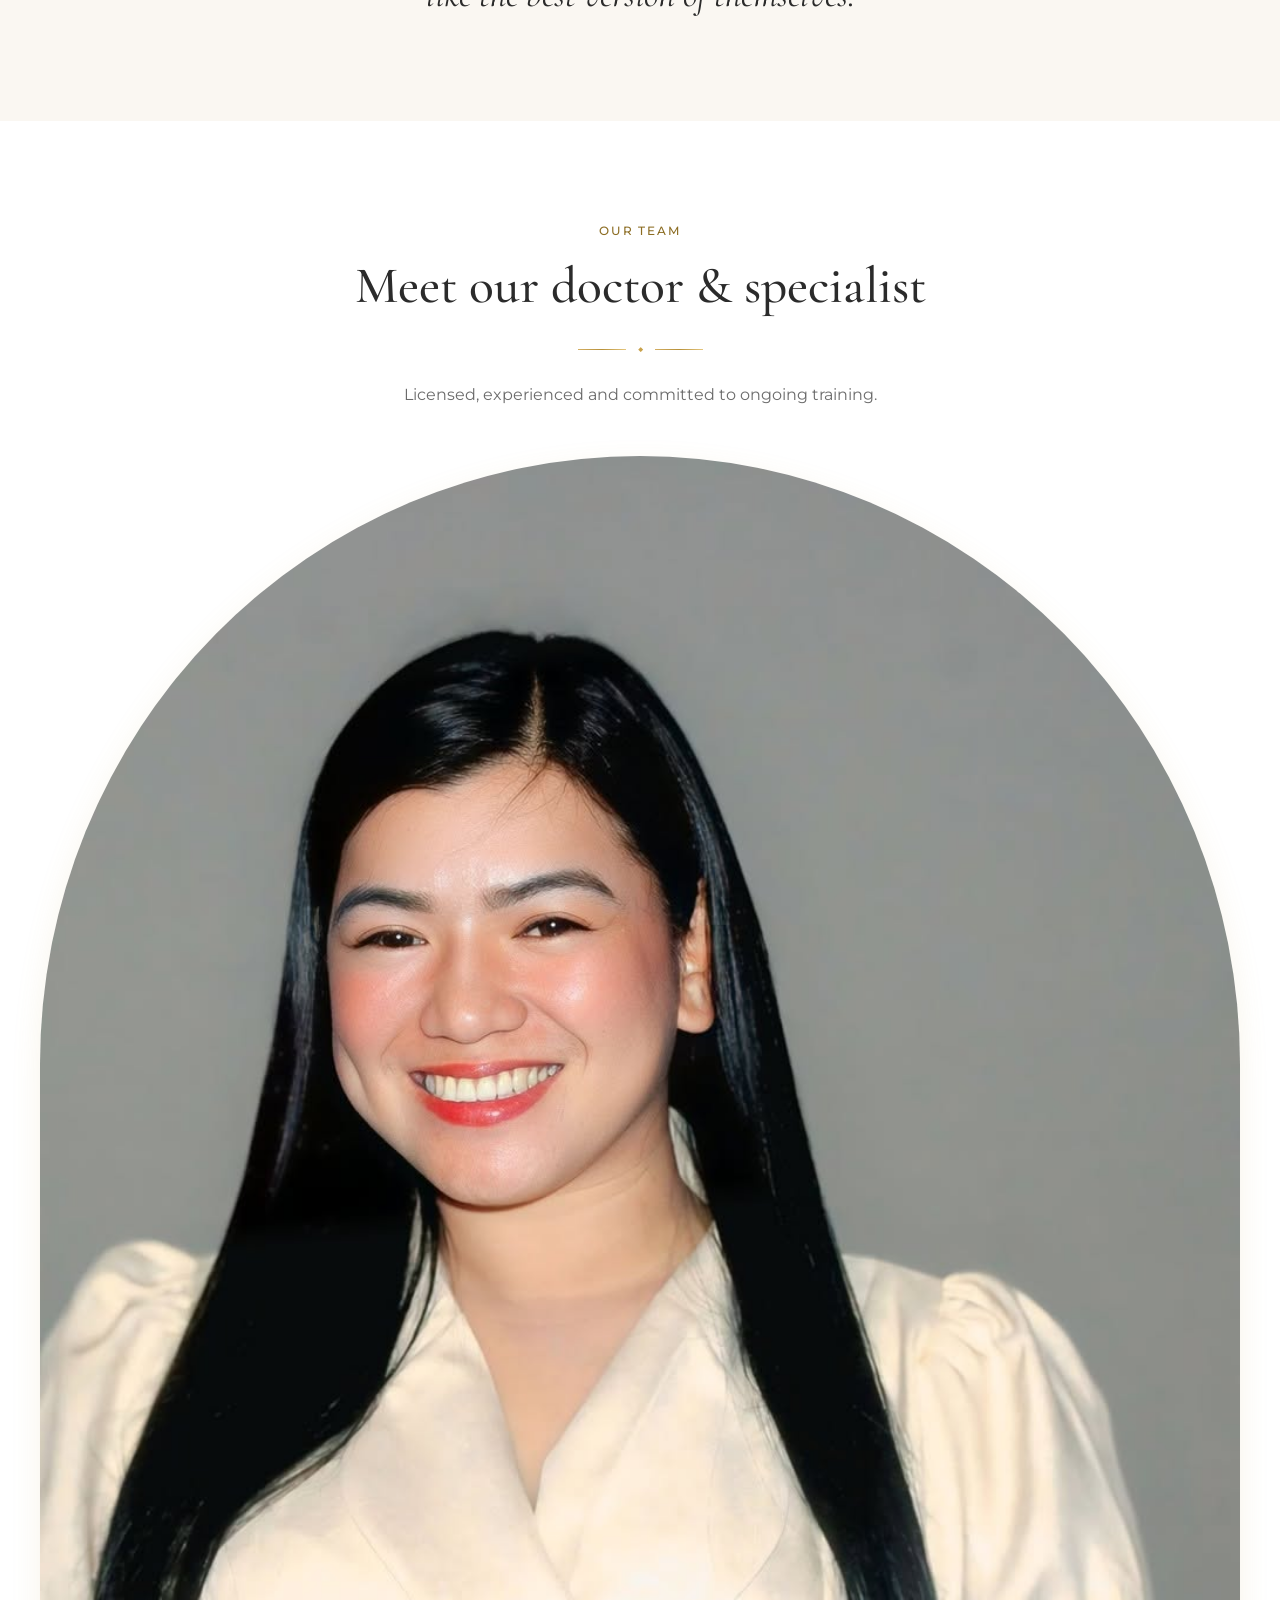
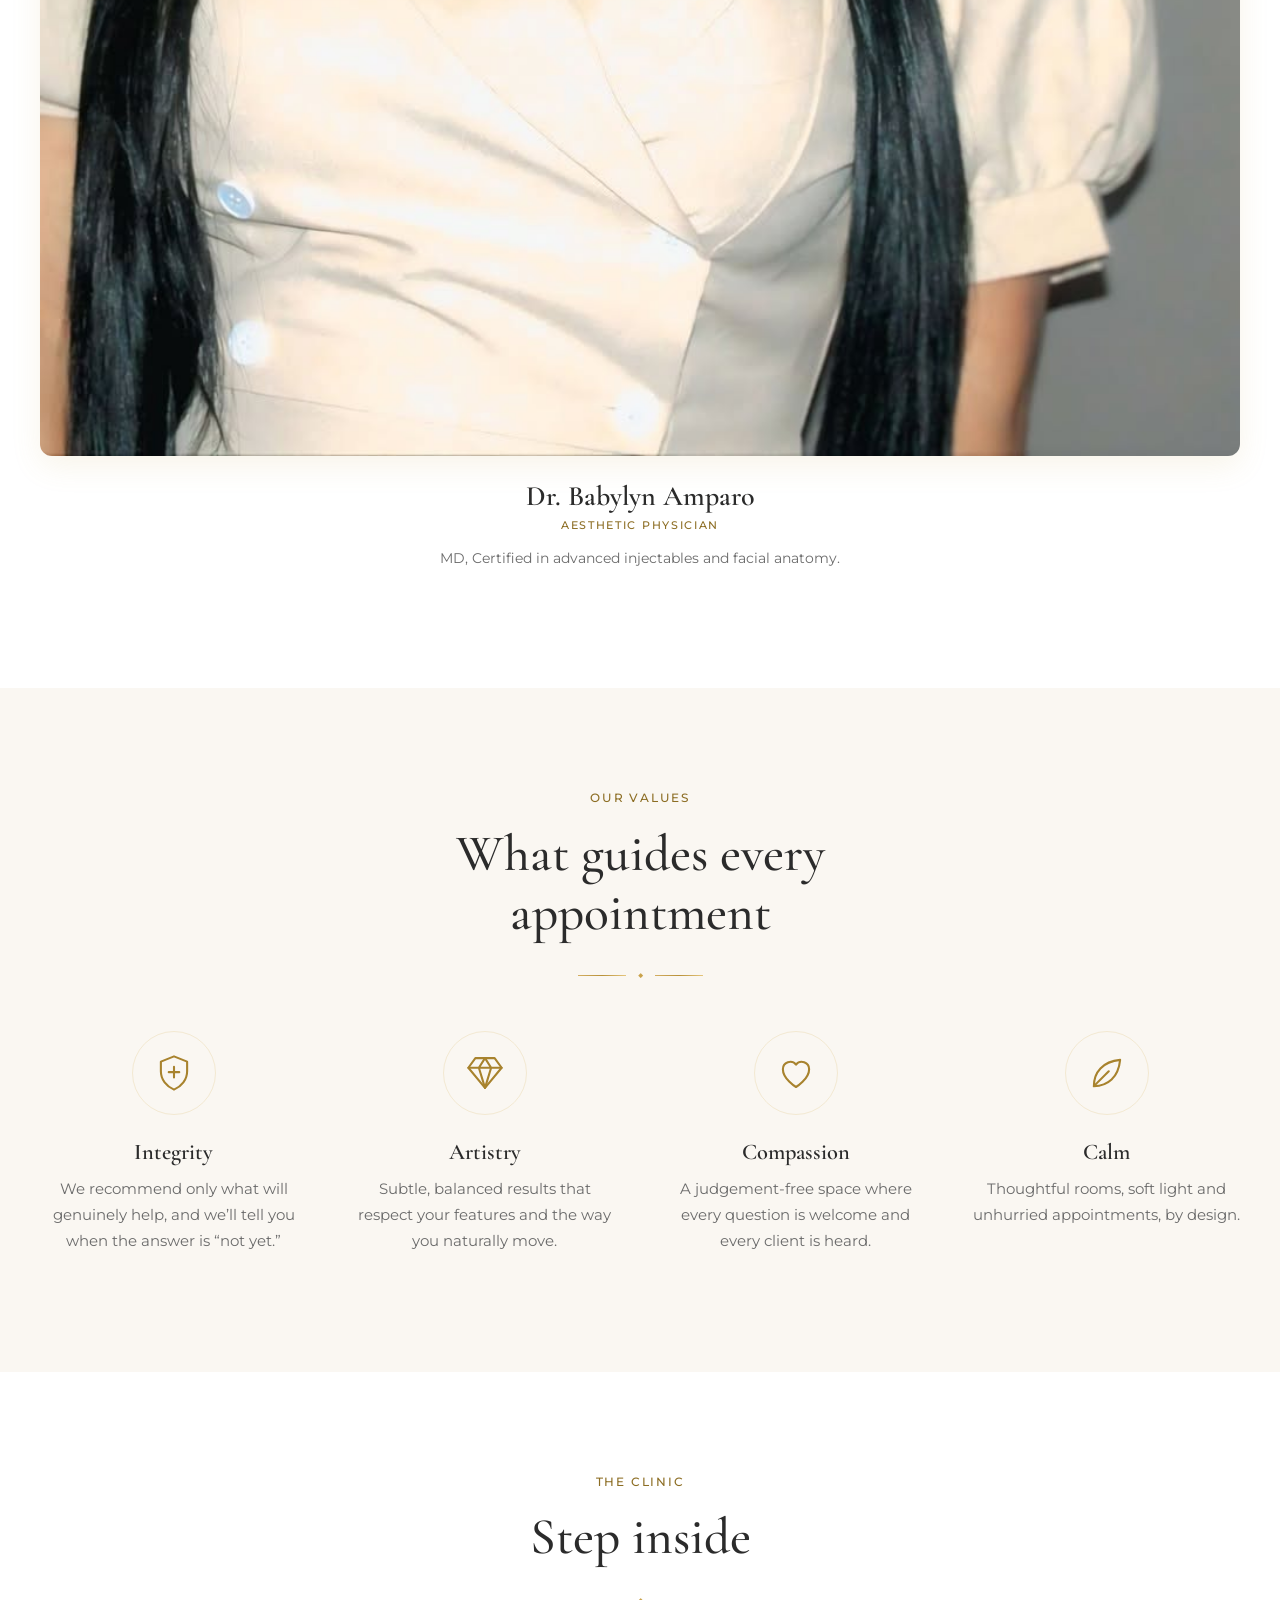
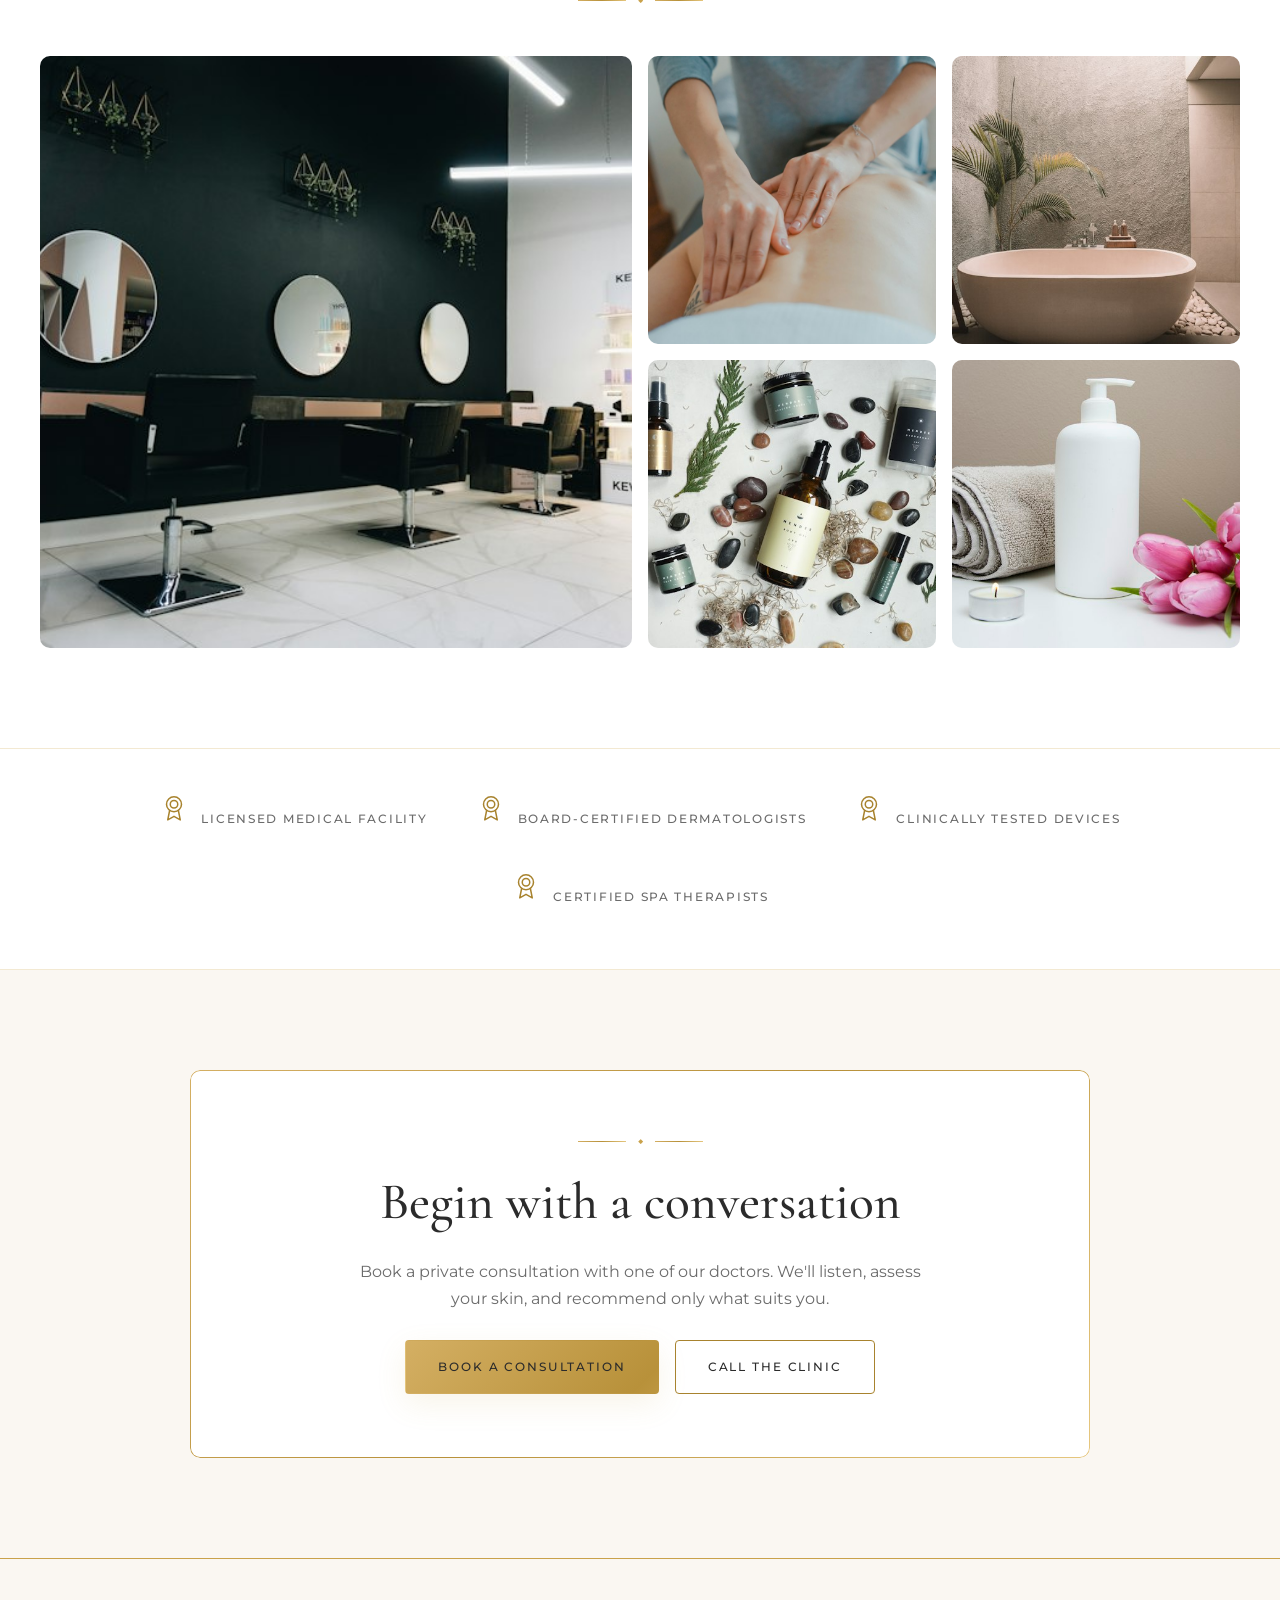
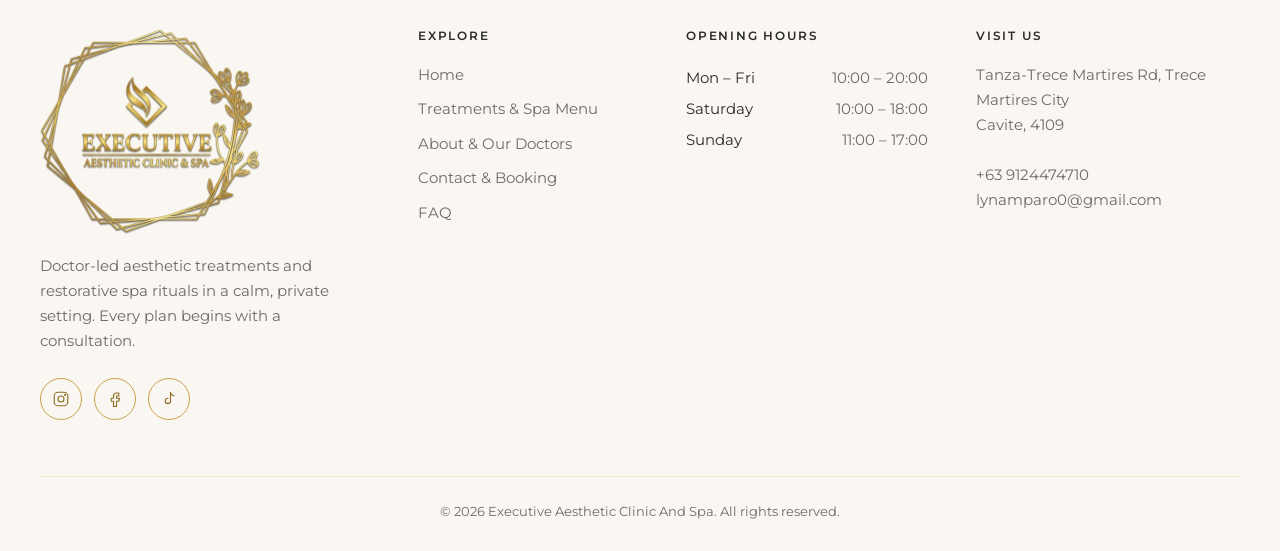
<file: about.html>
<!DOCTYPE html>
<html lang="en">
<head>
  <meta charset="utf-8">
  <meta name="viewport" content="width=device-width, initial-scale=1">
  <title>About Us &amp; Our Doctors | Executive Aesthetic Clinic And Spa</title>
  <meta name="description" content="Meet the doctors, nurses and therapists of Executive Aesthetic Clinic And Spa, and learn about our story, mission and values.">
  <link rel="canonical" href="https://www.example.com/about.html">
  <meta name="theme-color" content="#FFFFFF">

  <!-- Open Graph -->
  <meta property="og:type" content="website">
  <meta property="og:site_name" content="Executive Aesthetic Clinic And Spa">
  <meta property="og:title" content="About Us &amp; Our Doctors | Executive Aesthetic Clinic And Spa">
  <meta property="og:description" content="Meet the doctors, nurses and therapists of Executive Aesthetic Clinic And Spa, and learn about our story, mission and values.">
  <meta property="og:url" content="https://www.example.com/about.html">
  <meta property="og:image" content="https://images.unsplash.com/photo-1600948836101-f9ffda59d250?auto=format&fit=crop&w=1200&q=80">
  <meta name="twitter:card" content="summary_large_image">

  <link rel="icon" href="favicon.png" type="image/png">
  <link rel="apple-touch-icon" href="img/logo-mark.png">

  <!-- Fonts -->
  <link rel="preconnect" href="https://fonts.googleapis.com">
  <link rel="preconnect" href="https://fonts.gstatic.com" crossorigin>
  <link rel="stylesheet" href="https://fonts.googleapis.com/css2?family=Cormorant+Garamond:ital,wght@0,400;0,500;0,600;1,400&amp;family=Montserrat:wght@400;500;600&amp;display=swap">

  <link rel="stylesheet" href="styles.css">
  <script>document.documentElement.classList.add('js');</script>
  <script src="main.js" defer></script>
</head>
<body>
  <a class="skip-link" href="#main">Skip to content</a>

  <header class="site-header">
    <div class="container header-inner">
      <a class="logo" href="index.html" aria-label="Executive Aesthetic Clinic And Spa, home"><img class="logo__img" src="img/logo-full.png" alt="" width="440" height="411"></a>
      <button class="nav-toggle" type="button" aria-expanded="false" aria-controls="primary-nav" aria-label="Open menu">
        <span class="nav-toggle__bar"></span>
        <span class="nav-toggle__bar"></span>
        <span class="nav-toggle__bar"></span>
      </button>
      <nav id="primary-nav" class="primary-nav" aria-label="Main">
        <ul class="nav-list">
          <li><a class="nav-link" href="index.html">Home</a></li>
          <li><a class="nav-link" href="services.html">Treatments</a></li>
          <li><a class="nav-link" href="about.html" aria-current="page">About</a></li>
          <li><a class="nav-link" href="contact.html">Contact</a></li>
        </ul>
        <a class="btn btn--gold" href="contact.html#booking">Book Appointment</a>
      </nav>
    </div>
  </header>

  <main id="main">

    <section class="page-hero">
      <div class="container">
        <nav class="breadcrumb" aria-label="Breadcrumb">
          <ol>
            <li><a href="index.html">Home</a></li>
            <li aria-current="page">About</li>
          </ol>
        </nav>
        <h1>About Us</h1>
        <div class="ornament" aria-hidden="true"><span>◆</span></div>
        <p>A medical clinic with the soul of a spa, built around honest advice and beautiful, natural results.</p>
      </div>
    </section>


    <section class="section" aria-labelledby="story-title">
      <div class="container split">
        <div class="reveal">
          <span class="eyebrow">Our Story</span>
          <h2 id="story-title">Founded on care, not trends</h2>
          <div class="ornament ornament--start" aria-hidden="true"><span>◆</span></div>
          <p class="lead">Executive Aesthetic Clinic And Spa began with a group of doctors and therapists who wanted aesthetic care to feel personal again.</p>
          <p>Too often, clients felt rushed or sold to. We built the opposite: longer appointments, transparent pricing, and a team that collaborates on every plan. Today, our clinic welcomes clients for everything from a first facial to a long-term skin programme, all under one calm roof.</p>
        </div>
        <div class="arch-wrap reveal">
          <figure class="arch"><img src="img/photo-1600948836101-f9ffda59d250-w800.jpg" alt="The clinic's reception area with warm neutral décor" width="800" height="1000" loading="lazy" decoding="async"></figure>
        </div>
      </div>
    </section>

    <section class="section section--ivory" aria-labelledby="mission-title">
      <div class="container mission reveal">
        <span class="eyebrow" id="mission-title">Our Mission</span>
        <div class="ornament" aria-hidden="true"><span>◆</span></div>
        <blockquote>
          <p>To make expert aesthetic and wellness care accessible, honest and quietly luxurious, so every client leaves feeling like the best version of themselves.</p>
        </blockquote>
      </div>
    </section>

    <section class="section" aria-labelledby="team-title">
      <div class="container">
        <header class="section-head">
          <span class="eyebrow">Our Team</span>
          <h2 id="team-title">Meet our doctor &amp; specialist</h2>
          <div class="ornament" aria-hidden="true"><span>◆</span></div>
          <p>Licensed, experienced and committed to ongoing training.</p>
        </header>
        <!-- <div class="team-grid">
          <article class="team-card reveal">
            <figure class="arch"><img src="img/photo-1559839734-2b71ea197ec2-w600.jpg" alt="Portrait of the clinic's medical director in a white coat" width="600" height="800" loading="lazy" decoding="async"></figure>
            <h3>Dr. [Name Surname]</h3>
            <p class="team-card__role">Medical Director</p>
            <p class="team-card__creds">MD, Board-certified Dermatologist. 12+ years in aesthetic medicine.</p>
          </article> -->
          <article class="team-card reveal">
            <figure class="arch"><img src="img/Lyn.jpg" alt="Portrait of an aesthetic physician smiling" width="600" height="800" loading="lazy" decoding="async"></figure>
            <h3>Dr. Babylyn Amparo</h3>
            <p class="team-card__role">Aesthetic Physician</p>
            <p class="team-card__creds">MD, Certified in advanced injectables and facial anatomy.</p>
          </article>
          <!-- <article class="team-card reveal">
            <figure class="arch"><img src="img/photo-1594824476967-48c8b964273f-w600.jpg" alt="Portrait of a specialist nurse in scrubs" width="600" height="800" loading="lazy" decoding="async"></figure>
            <h3>[Name Surname], RN</h3>
            <p class="team-card__role">Laser Specialist Nurse</p>
            <p class="team-card__creds">Registered Nurse. Certified laser and energy-device practitioner.</p>
          </article>
          <article class="team-card reveal">
            <figure class="arch"><img src="img/photo-1622253692010-333f2da6031d-w600.jpg" alt="Portrait of the head spa therapist" width="600" height="800" loading="lazy" decoding="async"></figure>
            <h3>[Name Surname]</h3>
            <p class="team-card__role">Head Spa Therapist</p>
            <p class="team-card__creds">Licensed massage therapist. 10 years in luxury spa practice.</p>
          </article> -->
        </div>
      </div>
    </section>

    <section class="section section--ivory" aria-labelledby="values-title">
      <div class="container">
        <header class="section-head">
          <span class="eyebrow">Our Values</span>
          <h2 id="values-title">What guides every appointment</h2>
          <div class="ornament" aria-hidden="true"><span>◆</span></div>
        </header>
        <div class="features">
          <div class="feature reveal">
            <svg class="icon" viewBox="0 0 24 24" fill="none" stroke="currentColor" stroke-width="1.2" stroke-linecap="round" stroke-linejoin="round" aria-hidden="true" focusable="false"><path d="M12 2.5l7.5 3V11c0 4.8-3.2 8.7-7.5 10.5C7.7 19.7 4.5 15.8 4.5 11V5.5z"/><path d="M12 8.5v6M9 11.5h6"/></svg>
            <h3>Integrity</h3>
            <p>We recommend only what will genuinely help, and we’ll tell you when the answer is “not yet.”</p>
          </div>
          <div class="feature reveal">
            <svg class="icon" viewBox="0 0 24 24" fill="none" stroke="currentColor" stroke-width="1.2" stroke-linecap="round" stroke-linejoin="round" aria-hidden="true" focusable="false"><path d="M6.5 3.5h11l4 5.5L12 20.5 2.5 9z"/><path d="M2.5 9h19M12 20.5L8.5 9l3.5-5.5L15.5 9z"/></svg>
            <h3>Artistry</h3>
            <p>Subtle, balanced results that respect your features and the way you naturally move.</p>
          </div>
          <div class="feature reveal">
            <svg class="icon" viewBox="0 0 24 24" fill="none" stroke="currentColor" stroke-width="1.2" stroke-linecap="round" stroke-linejoin="round" aria-hidden="true" focusable="false"><path d="M12 20s-7.5-4.6-7.5-10.2A4.2 4.2 0 0 1 12 7.2a4.2 4.2 0 0 1 7.5 2.6C19.5 15.4 12 20 12 20z"/></svg>
            <h3>Compassion</h3>
            <p>A judgement-free space where every question is welcome and every client is heard.</p>
          </div>
          <div class="feature reveal">
            <svg class="icon" viewBox="0 0 24 24" fill="none" stroke="currentColor" stroke-width="1.2" stroke-linecap="round" stroke-linejoin="round" aria-hidden="true" focusable="false"><path d="M4.5 19.5c0-8 5-14 15-15-1 10-7 15-15 15z"/><path d="M4.5 19.5l8.5-8.5"/></svg>
            <h3>Calm</h3>
            <p>Thoughtful rooms, soft light and unhurried appointments, by design.</p>
          </div>
        </div>
      </div>
    </section>

    <section class="section" aria-labelledby="interior-title">
      <div class="container">
        <header class="section-head">
          <span class="eyebrow">The Clinic</span>
          <h2 id="interior-title">Step inside</h2>
          <div class="ornament" aria-hidden="true"><span>◆</span></div>
        </header>
        <div class="interior-gallery">
          <figure class="reveal"><img src="img/photo-1600948836101-f9ffda59d250-w700.jpg" alt="Main lounge with neutral furnishings and soft lighting" width="700" height="700" loading="lazy" decoding="async"></figure>
          <figure class="reveal"><img src="img/photo-1519823551278-64ac92734fb1-w700.jpg" alt="Treatment suite prepared with fresh linens" width="700" height="700" loading="lazy" decoding="async"></figure>
          <figure class="reveal"><img src="img/photo-1507652313519-d4e9174996dd-w700.jpg" alt="Candlelit relaxation corner" width="700" height="700" loading="lazy" decoding="async"></figure>
          <figure class="reveal"><img src="img/photo-1612817288484-6f916006741a-w700.jpg" alt="Curated skincare retail shelf" width="700" height="700" loading="lazy" decoding="async"></figure>
          <figure class="reveal"><img src="img/photo-1540555700478-4be289fbecef-w700.jpg" alt="Private massage suite" width="700" height="700" loading="lazy" decoding="async"></figure>
        </div>
      </div>
    </section>

    <section class="certs" aria-label="Certifications and accreditations">
      <div class="container">
        <!-- Replace with the clinic's actual licences and accreditation bodies. -->
        <ul class="certs__list">
          <li><svg class="icon" viewBox="0 0 24 24" fill="none" stroke="currentColor" stroke-width="1.2" stroke-linecap="round" stroke-linejoin="round" aria-hidden="true" focusable="false"><circle cx="12" cy="9" r="6"/><circle cx="12" cy="9" r="3"/><path d="M8.5 14L7 21.5l5-2.8 5 2.8-1.5-7.5"/></svg>Licensed Medical Facility</li>
          <li><svg class="icon" viewBox="0 0 24 24" fill="none" stroke="currentColor" stroke-width="1.2" stroke-linecap="round" stroke-linejoin="round" aria-hidden="true" focusable="false"><circle cx="12" cy="9" r="6"/><circle cx="12" cy="9" r="3"/><path d="M8.5 14L7 21.5l5-2.8 5 2.8-1.5-7.5"/></svg>Board-Certified Dermatologists</li>
          <li><svg class="icon" viewBox="0 0 24 24" fill="none" stroke="currentColor" stroke-width="1.2" stroke-linecap="round" stroke-linejoin="round" aria-hidden="true" focusable="false"><circle cx="12" cy="9" r="6"/><circle cx="12" cy="9" r="3"/><path d="M8.5 14L7 21.5l5-2.8 5 2.8-1.5-7.5"/></svg>Clinically Tested Devices</li>
          <li><svg class="icon" viewBox="0 0 24 24" fill="none" stroke="currentColor" stroke-width="1.2" stroke-linecap="round" stroke-linejoin="round" aria-hidden="true" focusable="false"><circle cx="12" cy="9" r="6"/><circle cx="12" cy="9" r="3"/><path d="M8.5 14L7 21.5l5-2.8 5 2.8-1.5-7.5"/></svg>Certified Spa Therapists</li>
        </ul>
      </div>
    </section>

    <section class="section section--ivory" aria-labelledby="cta-title">
      <div class="container">
        <div class="cta-box reveal">
          <div class="ornament" aria-hidden="true"><span>◆</span></div>
          <h2 id="cta-title">Begin with a conversation</h2>
          <p>Book a private consultation with one of our doctors. We'll listen, assess your skin, and recommend only what suits you.</p>
          <div class="hero__actions">
            <a class="btn btn--gold" href="contact.html#booking">Book a Consultation</a>
            <a class="btn btn--outline" href="tel:+630000000000">Call the Clinic</a>
          </div>
        </div>
      </div>
    </section>

  </main>

  <footer class="site-footer">
    <div class="container">
      <div class="footer-grid">
        <div>
          <a class="logo logo--full" href="index.html" aria-label="Executive Aesthetic Clinic And Spa, home"><img src="img/logo-full.png" alt="" width="220" height="205" loading="lazy" decoding="async"></a>
          <p style="margin-top:1.25rem">Doctor-led aesthetic treatments and restorative spa rituals in a calm, private setting. Every plan begins with a consultation.</p>
          <div class="social">
            <a href="https://www.instagram.com/" aria-label="Instagram" rel="noopener"><svg class="" viewBox="0 0 24 24" fill="none" stroke="currentColor" stroke-width="1.5" stroke-linecap="round" stroke-linejoin="round" aria-hidden="true" focusable="false"><rect x="3" y="3" width="18" height="18" rx="5"/><circle cx="12" cy="12" r="4"/><circle cx="17.5" cy="6.5" r=".6" fill="currentColor"/></svg></a>
            <a href="https://www.facebook.com/" aria-label="Facebook" rel="noopener"><svg class="" viewBox="0 0 24 24" fill="none" stroke="currentColor" stroke-width="1.5" stroke-linecap="round" stroke-linejoin="round" aria-hidden="true" focusable="false"><path d="M14 8h3V4h-3a4 4 0 0 0-4 4v3H7v4h3v7h4v-7h3l1-4h-4V8.5a.5.5 0 0 1 .5-.5z"/></svg></a>
            <a href="https://www.tiktok.com/" aria-label="TikTok" rel="noopener"><svg class="" viewBox="0 0 24 24" fill="none" stroke="currentColor" stroke-width="1.5" stroke-linecap="round" stroke-linejoin="round" aria-hidden="true" focusable="false"><path d="M14 3v11.5a3.5 3.5 0 1 1-3.5-3.5"/><path d="M14 3c.5 2.6 2.5 4.6 5 4.6"/></svg></a>
          </div>
        </div>
        <nav aria-label="Footer">
          <h2 class="footer-title">Explore</h2>
          <ul class="footer-links">
            <li><a href="index.html">Home</a></li>
            <li><a href="services.html">Treatments &amp; Spa Menu</a></li>
            <li><a href="about.html">About &amp; Our Doctors</a></li>
            <li><a href="contact.html">Contact &amp; Booking</a></li>
            <li><a href="services.html#faq">FAQ</a></li>
          </ul>
        </nav>
        <div>
          <h2 class="footer-title">Opening Hours</h2>
          <dl class="footer-hours">
            <div><dt>Mon – Fri</dt><dd>10:00 – 20:00</dd></div>
            <div><dt>Saturday</dt><dd>10:00 – 18:00</dd></div>
            <div><dt>Sunday</dt><dd>11:00 – 17:00</dd></div>
          </dl>
        </div>
        <div>
          <h2 class="footer-title">Visit Us</h2>
          <address>
            Tanza-Trece Martires Rd, Trece Martires City<br>
            Cavite, 4109<br><br>
            <a href="tel:+639124474710">+63 9124474710</a><br>
            <a href="mailto:lynamparo0@gmail.com">lynamparo0@gmail.com</a>
          </address>
        </div>
      </div>
      <div class="footer-bottom">
        <p>&copy; <span id="year">2026</span> Executive Aesthetic Clinic And Spa. All rights reserved.</p>
      </div>
    </div>
  </footer>

  <a class="btn btn--gold floating-book" href="contact.html#booking">Book Now</a>
</body>
</html>
</file>
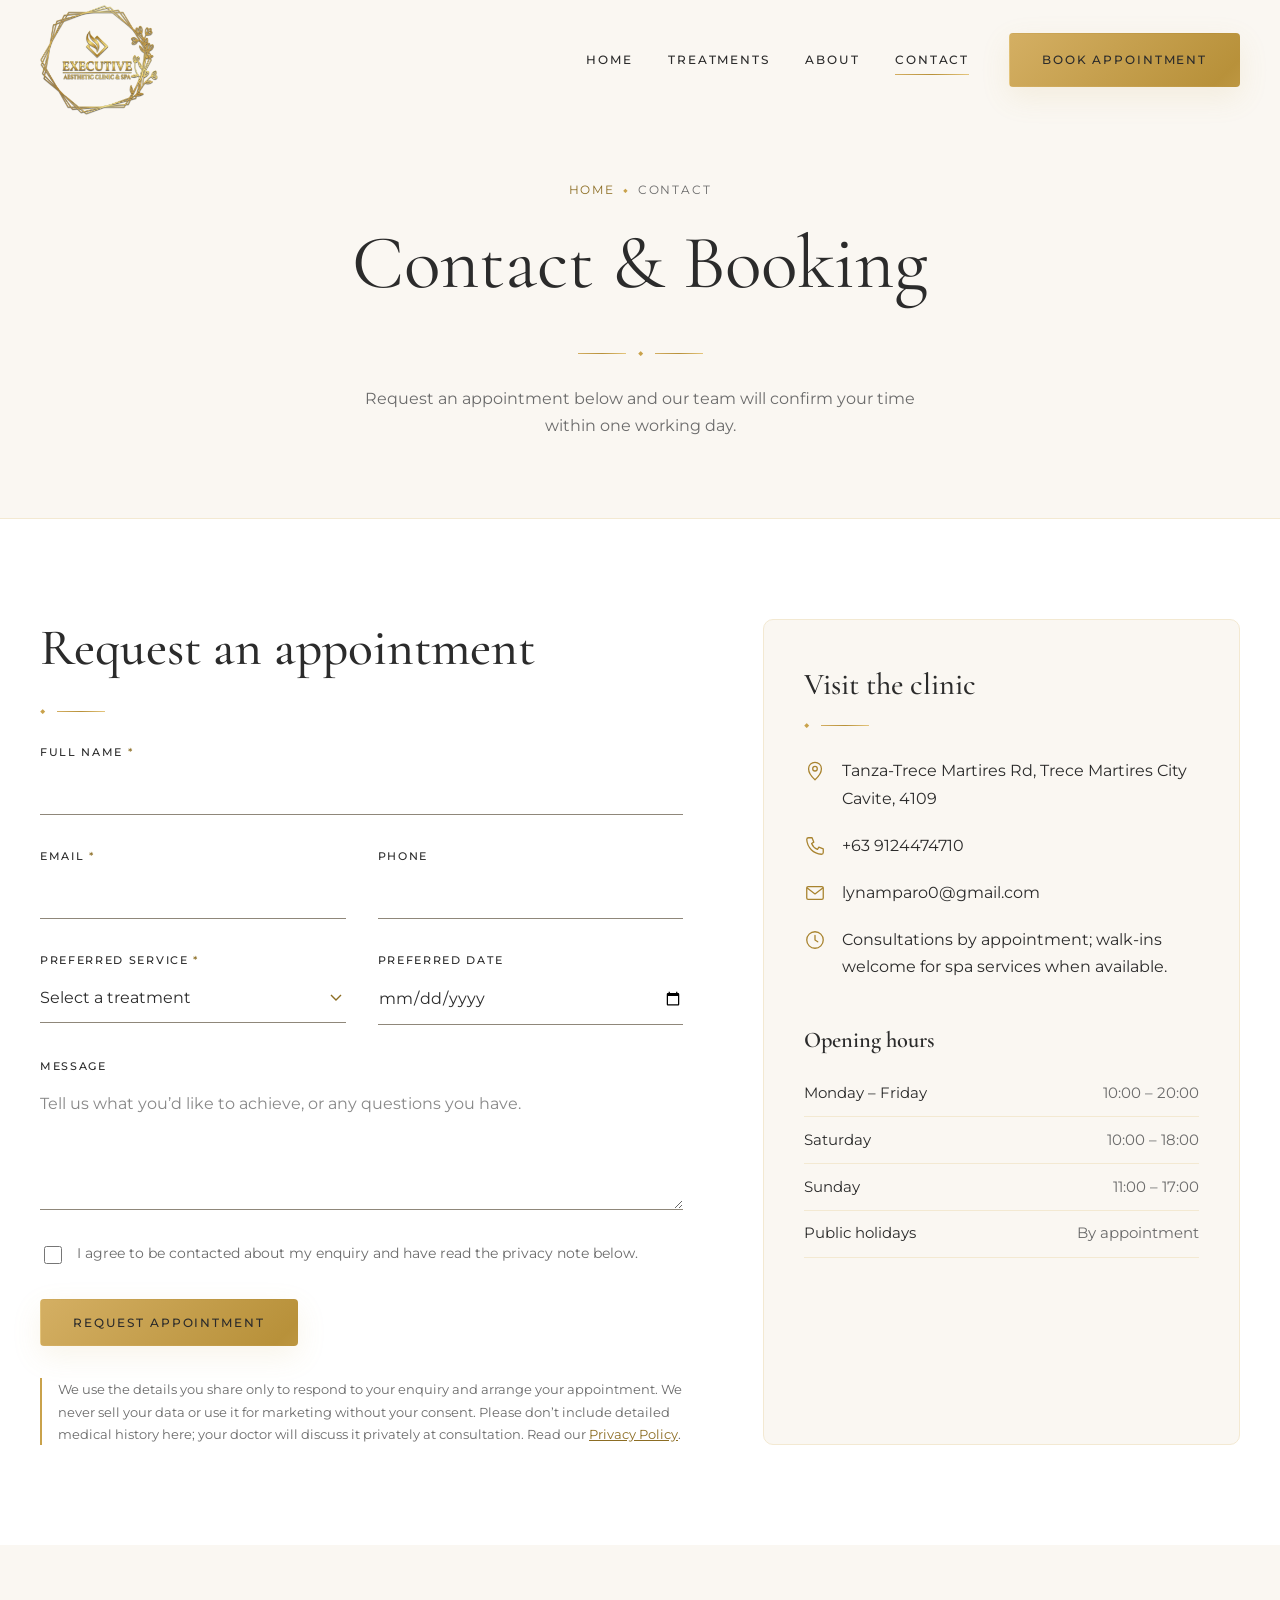
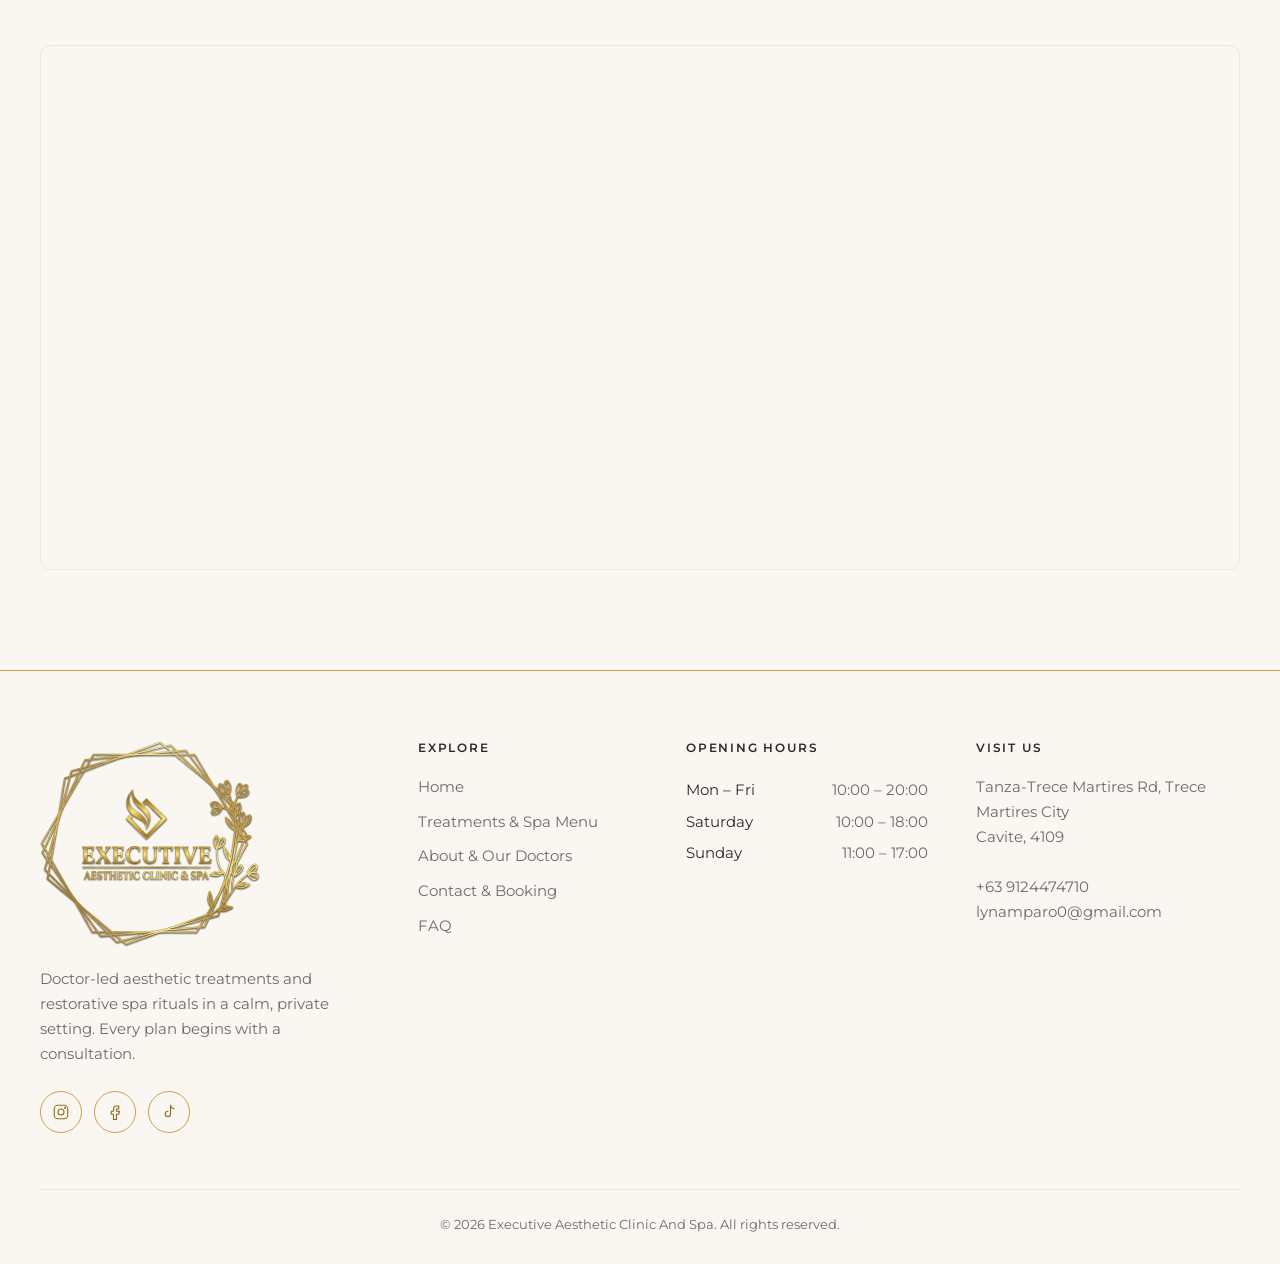
<file: contact.html>
<!DOCTYPE html>
<html lang="en">
<head>
  <meta charset="utf-8">
  <meta name="viewport" content="width=device-width, initial-scale=1">
  <title>Contact &amp; Book an Appointment | Executive Aesthetic Clinic And Spa</title>
  <meta name="description" content="Book a consultation or spa treatment at Executive Aesthetic Clinic And Spa. Find our address, opening hours, phone and email.">
  <link rel="canonical" href="https://www.example.com/contact.html">
  <meta name="theme-color" content="#FFFFFF">

  <!-- Open Graph -->
  <meta property="og:type" content="website">
  <meta property="og:site_name" content="Executive Aesthetic Clinic And Spa">
  <meta property="og:title" content="Contact &amp; Book an Appointment | Executive Aesthetic Clinic And Spa">
  <meta property="og:description" content="Book a consultation or spa treatment at Executive Aesthetic Clinic And Spa. Find our address, opening hours, phone and email.">
  <meta property="og:url" content="https://www.example.com/contact.html">
  <meta property="og:image" content="https://images.unsplash.com/photo-1519823551278-64ac92734fb1?auto=format&fit=crop&w=1200&q=80">
  <meta name="twitter:card" content="summary_large_image">

  <link rel="icon" href="favicon.png" type="image/png">
  <link rel="apple-touch-icon" href="img/logo-mark.png">

  <!-- Fonts -->
  <link rel="preconnect" href="https://fonts.googleapis.com">
  <link rel="preconnect" href="https://fonts.gstatic.com" crossorigin>
  <link rel="stylesheet" href="https://fonts.googleapis.com/css2?family=Cormorant+Garamond:ital,wght@0,400;0,500;0,600;1,400&amp;family=Montserrat:wght@400;500;600&amp;display=swap">

  <link rel="stylesheet" href="styles.css">
  <script>document.documentElement.classList.add('js');</script>
  <script src="main.js" defer></script>
</head>
<body>
  <a class="skip-link" href="#main">Skip to content</a>

  <header class="site-header">
    <div class="container header-inner">
      <a class="logo" href="index.html" aria-label="Executive Aesthetic Clinic And Spa, home"><img class="logo__img" src="img/logo-full.png" alt="" width="440" height="411"></a>
      <button class="nav-toggle" type="button" aria-expanded="false" aria-controls="primary-nav" aria-label="Open menu">
        <span class="nav-toggle__bar"></span>
        <span class="nav-toggle__bar"></span>
        <span class="nav-toggle__bar"></span>
      </button>
      <nav id="primary-nav" class="primary-nav" aria-label="Main">
        <ul class="nav-list">
          <li><a class="nav-link" href="index.html">Home</a></li>
          <li><a class="nav-link" href="services.html">Treatments</a></li>
          <li><a class="nav-link" href="about.html">About</a></li>
          <li><a class="nav-link" href="contact.html" aria-current="page">Contact</a></li>
        </ul>
        <a class="btn btn--gold" href="contact.html#booking">Book Appointment</a>
      </nav>
    </div>
  </header>

  <main id="main">

    <section class="page-hero">
      <div class="container">
        <nav class="breadcrumb" aria-label="Breadcrumb">
          <ol>
            <li><a href="index.html">Home</a></li>
            <li aria-current="page">Contact</li>
          </ol>
        </nav>
        <h1>Contact &amp; Booking</h1>
        <div class="ornament" aria-hidden="true"><span>◆</span></div>
        <p>Request an appointment below and our team will confirm your time within one working day.</p>
      </div>
    </section>


    <section class="section" aria-label="Booking and contact details">
      <div class="container contact-grid">
        <div id="booking" class="reveal">
          <h2>Request an appointment</h2>
          <div class="ornament ornament--start" aria-hidden="true"><span>◆</span></div>
          <!--
            STATIC FORM: connect a form service here.
            Replace action="#" with your endpoint (e.g. Formspree, Netlify Forms,
            or your own backend) and keep method="post". Use HTTPS only.
          -->
          <form class="form" action="#" method="post">
            <div class="field">
              <label for="name">Full name <span class="req" aria-hidden="true">*</span></label>
              <input id="name" name="name" type="text" autocomplete="name" required>
            </div>
            <div class="form-row">
              <div class="field">
                <label for="email">Email <span class="req" aria-hidden="true">*</span></label>
                <input id="email" name="email" type="email" autocomplete="email" required>
              </div>
              <div class="field">
                <label for="phone">Phone</label>
                <input id="phone" name="phone" type="tel" autocomplete="tel">
              </div>
            </div>
            <div class="form-row">
              <div class="field">
                <label for="service">Preferred service <span class="req" aria-hidden="true">*</span></label>
                <select id="service" name="service" required>
                  <option value="">Select a treatment</option>
                  <option>Consultation only</option>
                  <optgroup label="Facial Treatments"><option>Signature Executive Facial</option><option>Hydrafacial</option><option>Chemical Peel</option><option>Microneedling</option></optgroup>
                  <optgroup label="Injectables"><option>Anti-Wrinkle Injections</option><option>Dermal Fillers</option><option>Skin Boosters</option></optgroup>
                  <optgroup label="Laser &amp; Skin"><option>Laser Toning</option><option>Fractional Resurfacing</option><option>Laser Hair Reduction</option></optgroup>
                  <optgroup label="Body Treatments"><option>Body Contouring</option><option>Skin Tightening</option><option>Body Polish &amp; Wrap</option></optgroup>
                  <optgroup label="Spa &amp; Massage"><option>Executive Signature Massage</option><option>Hot Stone Ritual</option><option>Head, Neck &amp; Shoulder</option><option>Couple’s Retreat</option></optgroup>
                </select>
              </div>
              <div class="field">
                <label for="date">Preferred date</label>
                <input id="date" name="date" type="date">
              </div>
            </div>
            <div class="field">
              <label for="message">Message</label>
              <textarea id="message" name="message" placeholder="Tell us what you’d like to achieve, or any questions you have."></textarea>
            </div>
            <label class="consent">
              <input type="checkbox" name="consent" required>
              <span>I agree to be contacted about my enquiry and have read the privacy note below.</span>
            </label>
            <div>
              <button class="btn btn--gold" type="submit">Request Appointment</button>
            </div>
            <p class="privacy-note">We use the details you share only to respond to your enquiry and arrange your appointment. We never sell your data or use it for marketing without your consent. Please don’t include detailed medical history here; your doctor will discuss it privately at consultation. Read our <a href="#">Privacy Policy</a>.</p>
          </form>
        </div>

        <aside class="contact-card reveal" aria-labelledby="details-title">
          <h2 id="details-title">Visit the clinic</h2>
          <div class="ornament ornament--start" aria-hidden="true"><span>◆</span></div>
          <address>
            <ul class="contact-list">
              <li><svg class="" viewBox="0 0 24 24" fill="none" stroke="currentColor" stroke-width="1.4" stroke-linecap="round" stroke-linejoin="round" aria-hidden="true" focusable="false"><path d="M12 21.5s7-6.2 7-12a7 7 0 0 0-14 0c0 5.8 7 12 7 12z"/><circle cx="12" cy="9.5" r="2.5"/></svg><span>Tanza-Trece Martires Rd, Trece Martires City<br>Cavite, 4109</span></li>
              <li><svg class="" viewBox="0 0 24 24" fill="none" stroke="currentColor" stroke-width="1.4" stroke-linecap="round" stroke-linejoin="round" aria-hidden="true" focusable="false"><path d="M5 3h3.8l1.9 4.8-2.4 1.5a11 11 0 0 0 6.4 6.4l1.5-2.4L21 15.2V19a2 2 0 0 1-2 2A17 17 0 0 1 3 5a2 2 0 0 1 2-2z"/></svg><a href="tel:+639124474710">+63 9124474710</a></li>
              <li><svg class="" viewBox="0 0 24 24" fill="none" stroke="currentColor" stroke-width="1.4" stroke-linecap="round" stroke-linejoin="round" aria-hidden="true" focusable="false"><rect x="3" y="5" width="18" height="14" rx="1.5"/><path d="M3.5 6.5L12 13l8.5-6.5"/></svg><a href="mailto:hello@example.com">lynamparo0@gmail.com</a></li>
              <li><svg class="" viewBox="0 0 24 24" fill="none" stroke="currentColor" stroke-width="1.4" stroke-linecap="round" stroke-linejoin="round" aria-hidden="true" focusable="false"><circle cx="12" cy="12" r="9"/><path d="M12 7v5l3 2"/></svg><span>Consultations by appointment; walk-ins welcome for spa services when available.</span></li>
            </ul>
          </address>
          <table class="hours-table">
            <caption>Opening hours</caption>
            <tbody>
              <tr><th scope="row">Monday – Friday</th><td>10:00 – 20:00</td></tr>
              <tr><th scope="row">Saturday</th><td>10:00 – 18:00</td></tr>
              <tr><th scope="row">Sunday</th><td>11:00 – 17:00</td></tr>
              <tr><th scope="row">Public holidays</th><td>By appointment</td></tr>
            </tbody>
          </table>
        </aside>
      </div>
    </section>

    <section class="section section--ivory" aria-labelledby="map-title">
      <div class="container">
        <h2 id="map-title" class="visually-hidden">Map</h2>
        <!-- Map placeholder: replace the src with your clinic's Google Maps embed URL. -->
        <div class="map reveal">
          <iframe src="https://www.google.com/maps/embed?pb=!4v1792393615888!6m8!1m7!1spGjd99fqhrfZh3uhrffCyA!2m2!1d14.28801031420978!2d120.8680615846891!3f100.19098451688994!4f5.335476005672163!5f0.7820865974627469" title="Map showing the clinic location" loading="lazy" referrerpolicy="no-referrer-when-downgrade" allowfullscreen></iframe>
        </div>
      </div>
    </section>
  </main>

  <footer class="site-footer">
    <div class="container">
      <div class="footer-grid">
        <div>
          <a class="logo logo--full" href="index.html" aria-label="Executive Aesthetic Clinic And Spa, home"><img src="img/logo-full.png" alt="" width="220" height="205" loading="lazy" decoding="async"></a>
          <p style="margin-top:1.25rem">Doctor-led aesthetic treatments and restorative spa rituals in a calm, private setting. Every plan begins with a consultation.</p>
          <div class="social">
            <a href="https://www.instagram.com/" aria-label="Instagram" rel="noopener"><svg class="" viewBox="0 0 24 24" fill="none" stroke="currentColor" stroke-width="1.5" stroke-linecap="round" stroke-linejoin="round" aria-hidden="true" focusable="false"><rect x="3" y="3" width="18" height="18" rx="5"/><circle cx="12" cy="12" r="4"/><circle cx="17.5" cy="6.5" r=".6" fill="currentColor"/></svg></a>
            <a href="https://www.facebook.com/" aria-label="Facebook" rel="noopener"><svg class="" viewBox="0 0 24 24" fill="none" stroke="currentColor" stroke-width="1.5" stroke-linecap="round" stroke-linejoin="round" aria-hidden="true" focusable="false"><path d="M14 8h3V4h-3a4 4 0 0 0-4 4v3H7v4h3v7h4v-7h3l1-4h-4V8.5a.5.5 0 0 1 .5-.5z"/></svg></a>
            <a href="https://www.tiktok.com/" aria-label="TikTok" rel="noopener"><svg class="" viewBox="0 0 24 24" fill="none" stroke="currentColor" stroke-width="1.5" stroke-linecap="round" stroke-linejoin="round" aria-hidden="true" focusable="false"><path d="M14 3v11.5a3.5 3.5 0 1 1-3.5-3.5"/><path d="M14 3c.5 2.6 2.5 4.6 5 4.6"/></svg></a>
          </div>
        </div>
        <nav aria-label="Footer">
          <h2 class="footer-title">Explore</h2>
          <ul class="footer-links">
            <li><a href="index.html">Home</a></li>
            <li><a href="services.html">Treatments &amp; Spa Menu</a></li>
            <li><a href="about.html">About &amp; Our Doctors</a></li>
            <li><a href="contact.html">Contact &amp; Booking</a></li>
            <li><a href="services.html#faq">FAQ</a></li>
          </ul>
        </nav>
        <div>
          <h2 class="footer-title">Opening Hours</h2>
          <dl class="footer-hours">
            <div><dt>Mon – Fri</dt><dd>10:00 – 20:00</dd></div>
            <div><dt>Saturday</dt><dd>10:00 – 18:00</dd></div>
            <div><dt>Sunday</dt><dd>11:00 – 17:00</dd></div>
          </dl>
        </div>
        <div>
          <h2 class="footer-title">Visit Us</h2>
          <address>
            Tanza-Trece Martires Rd, Trece Martires City<br>
            Cavite, 4109<br><br>
            <a href="tel:+639124474710">+63 9124474710</a><br>
            <a href="mailto:lynamparo0@gmail.com">lynamparo0@gmail.com</a>
          </address>
        </div>
      </div>
      <div class="footer-bottom">
        <p>&copy; <span id="year">2026</span> Executive Aesthetic Clinic And Spa. All rights reserved.</p>
      </div>
    </div>
  </footer>

  <a class="btn btn--gold floating-book" href="contact.html#booking">Book Now</a>
</body>
</html>
</file>
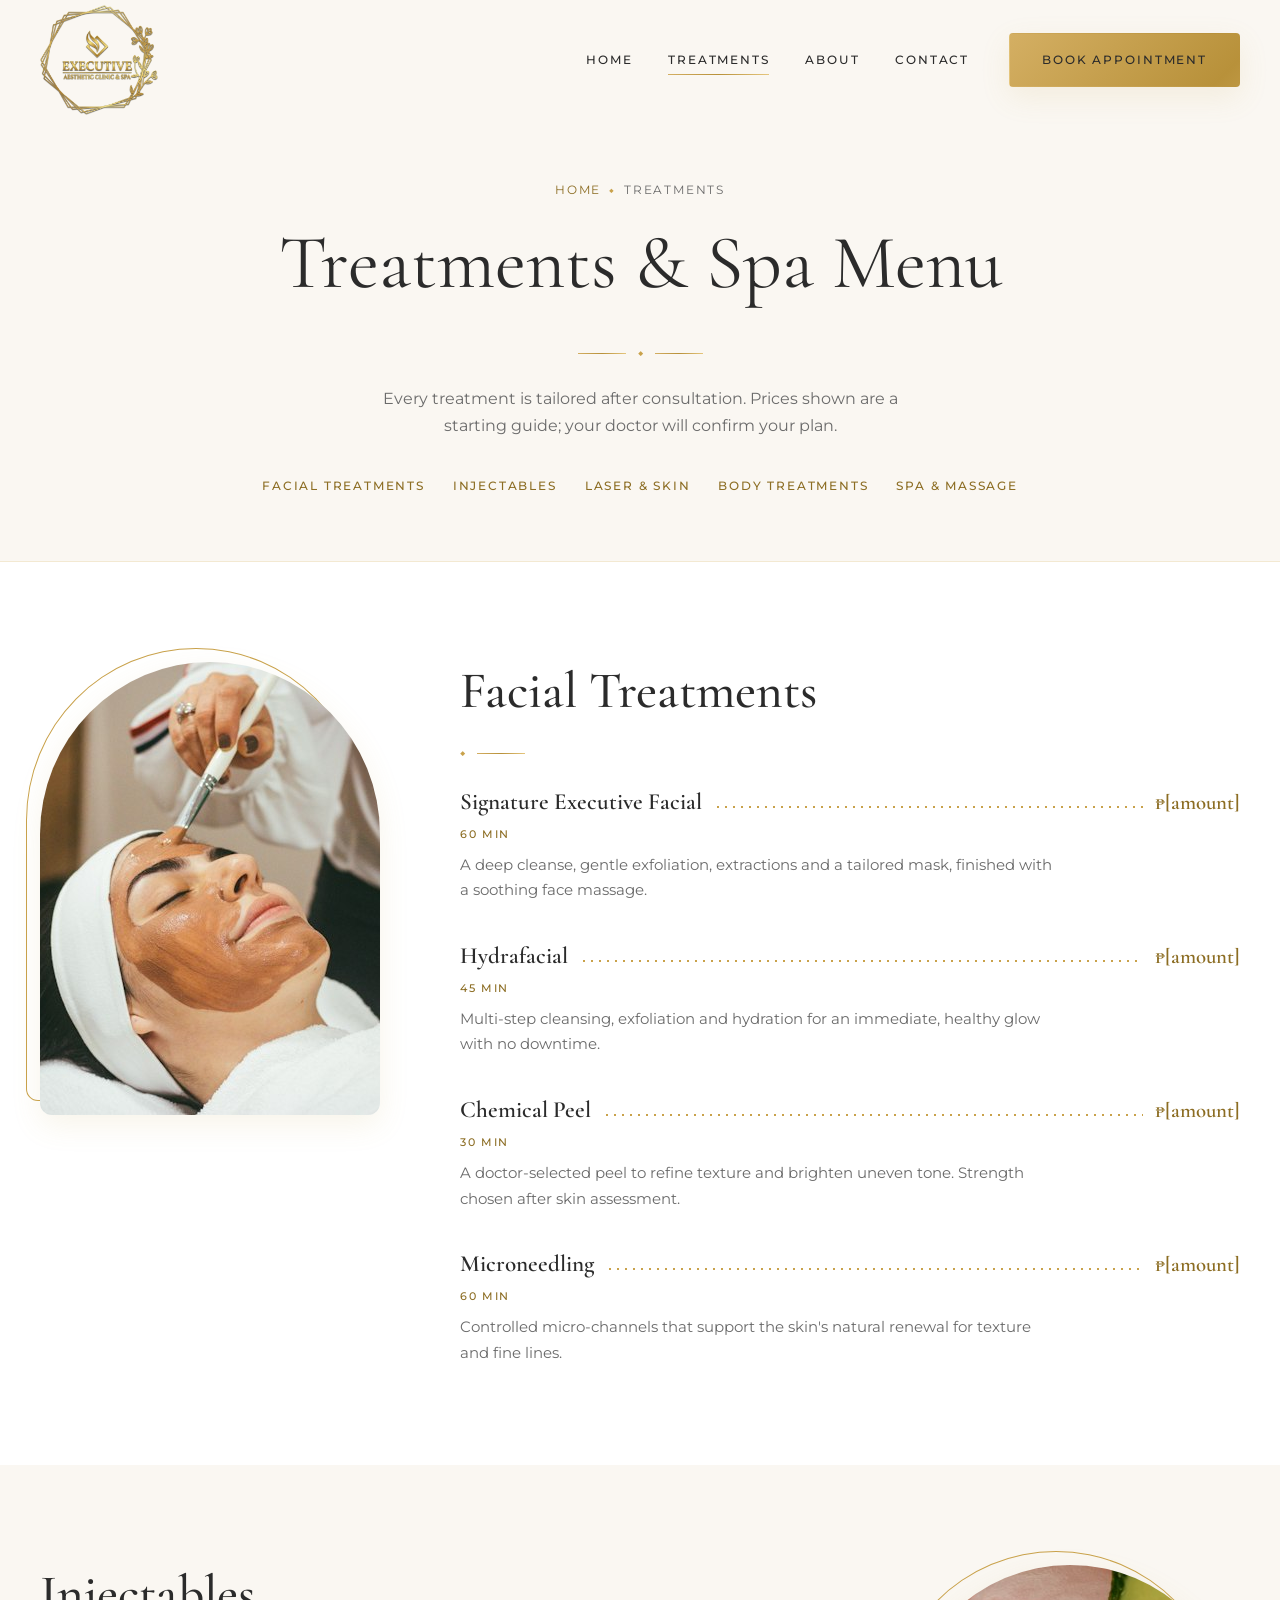
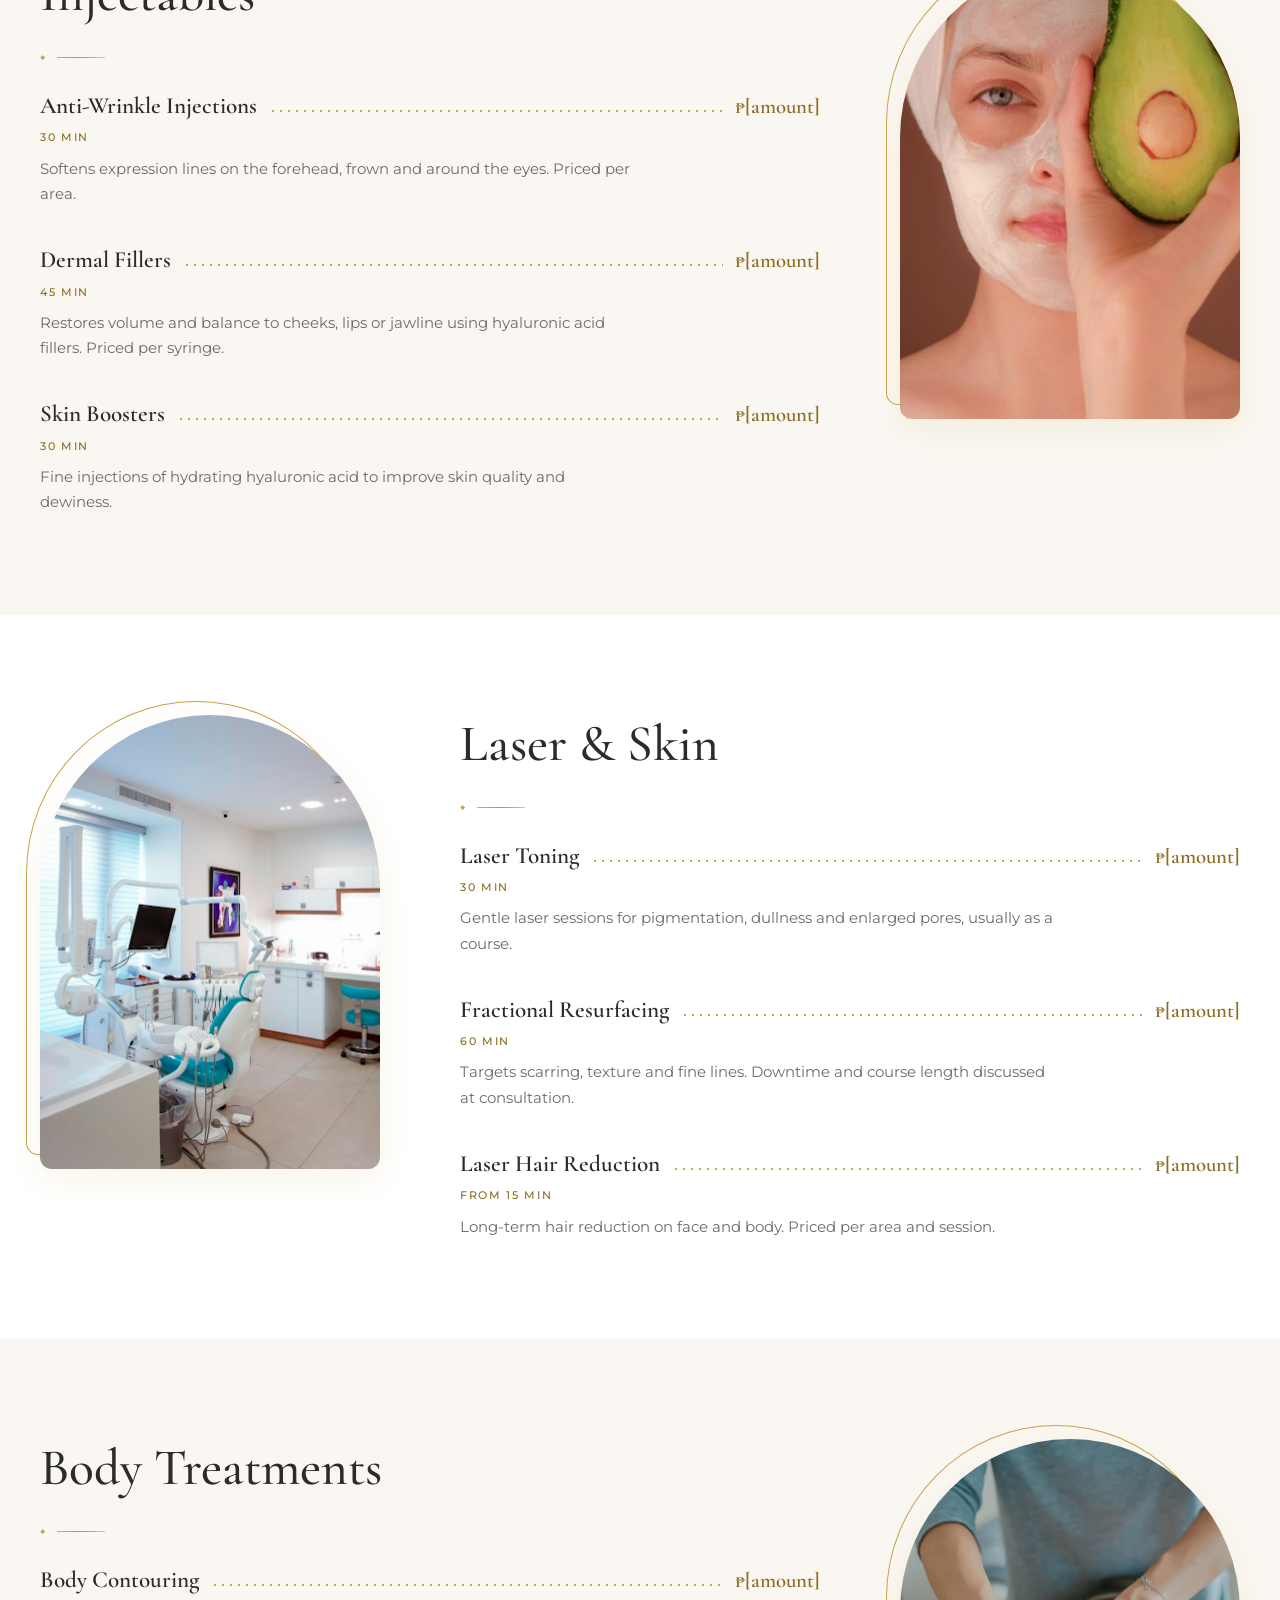
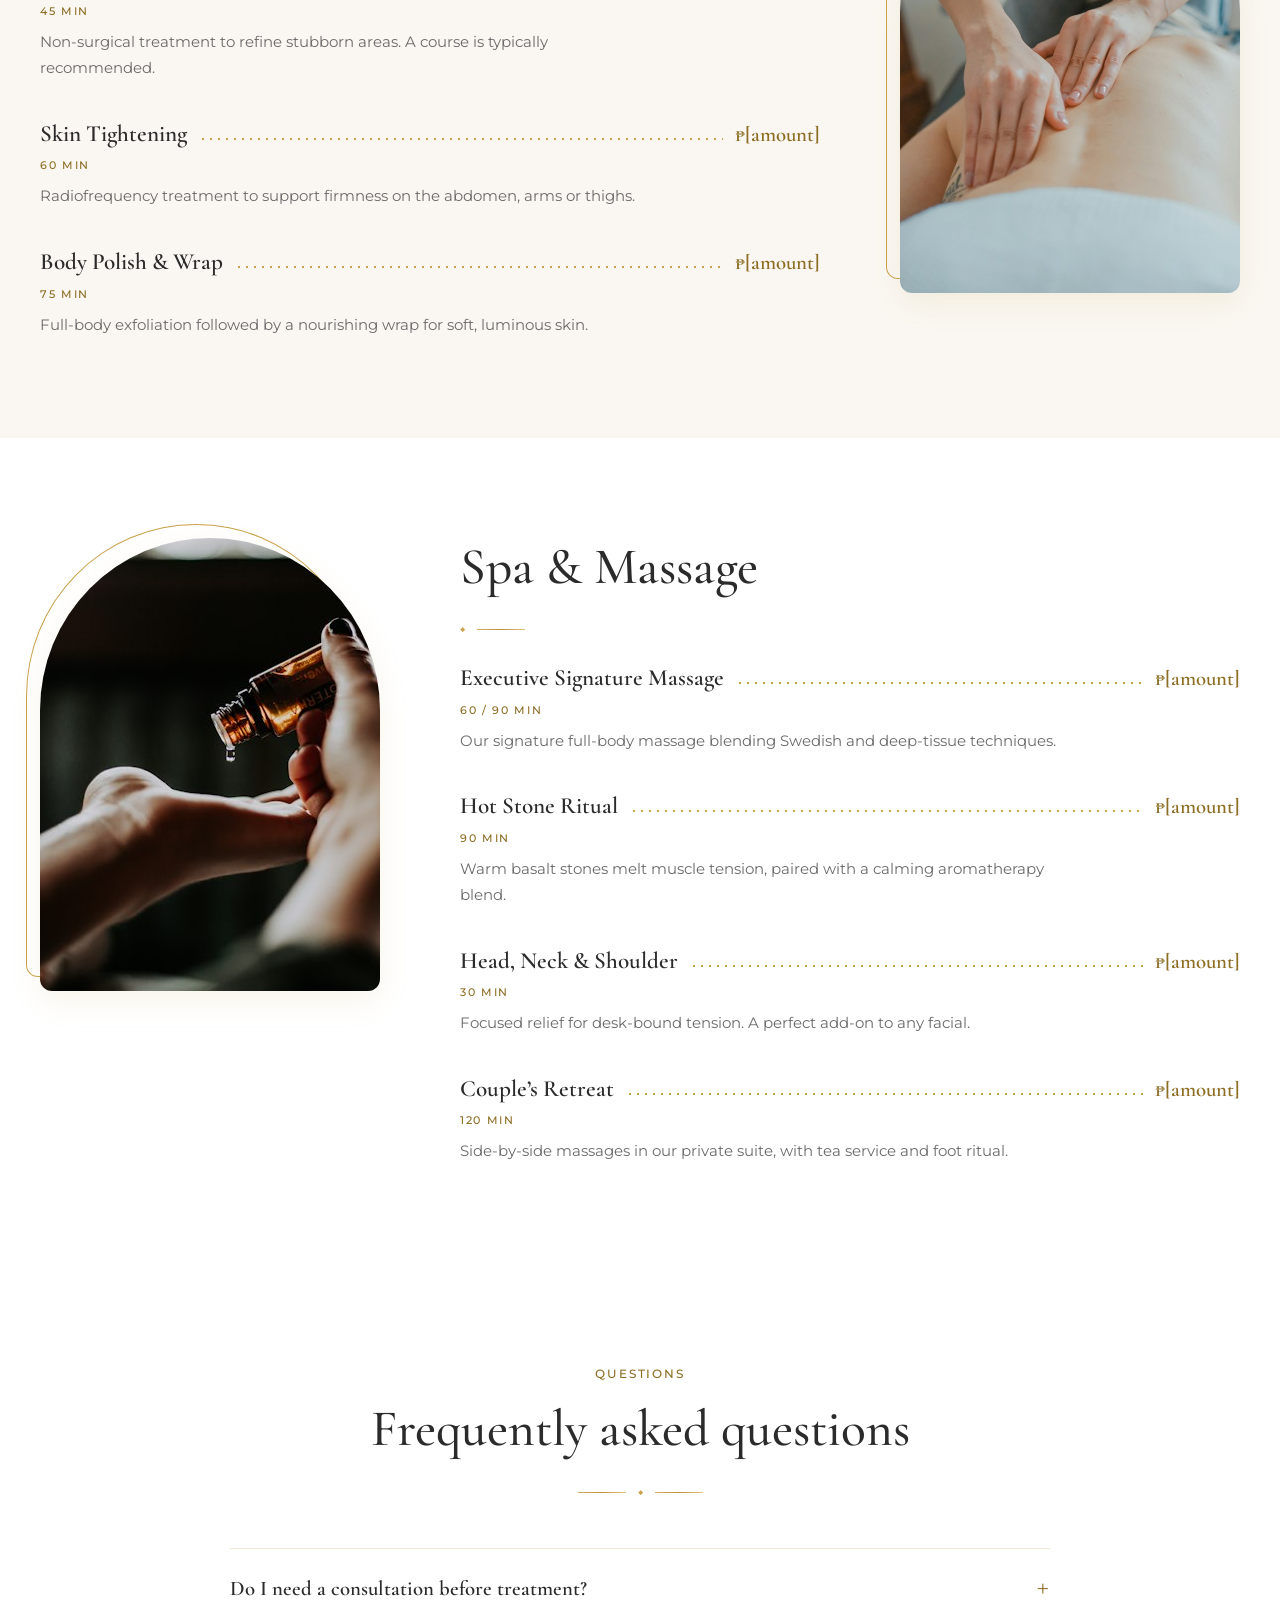
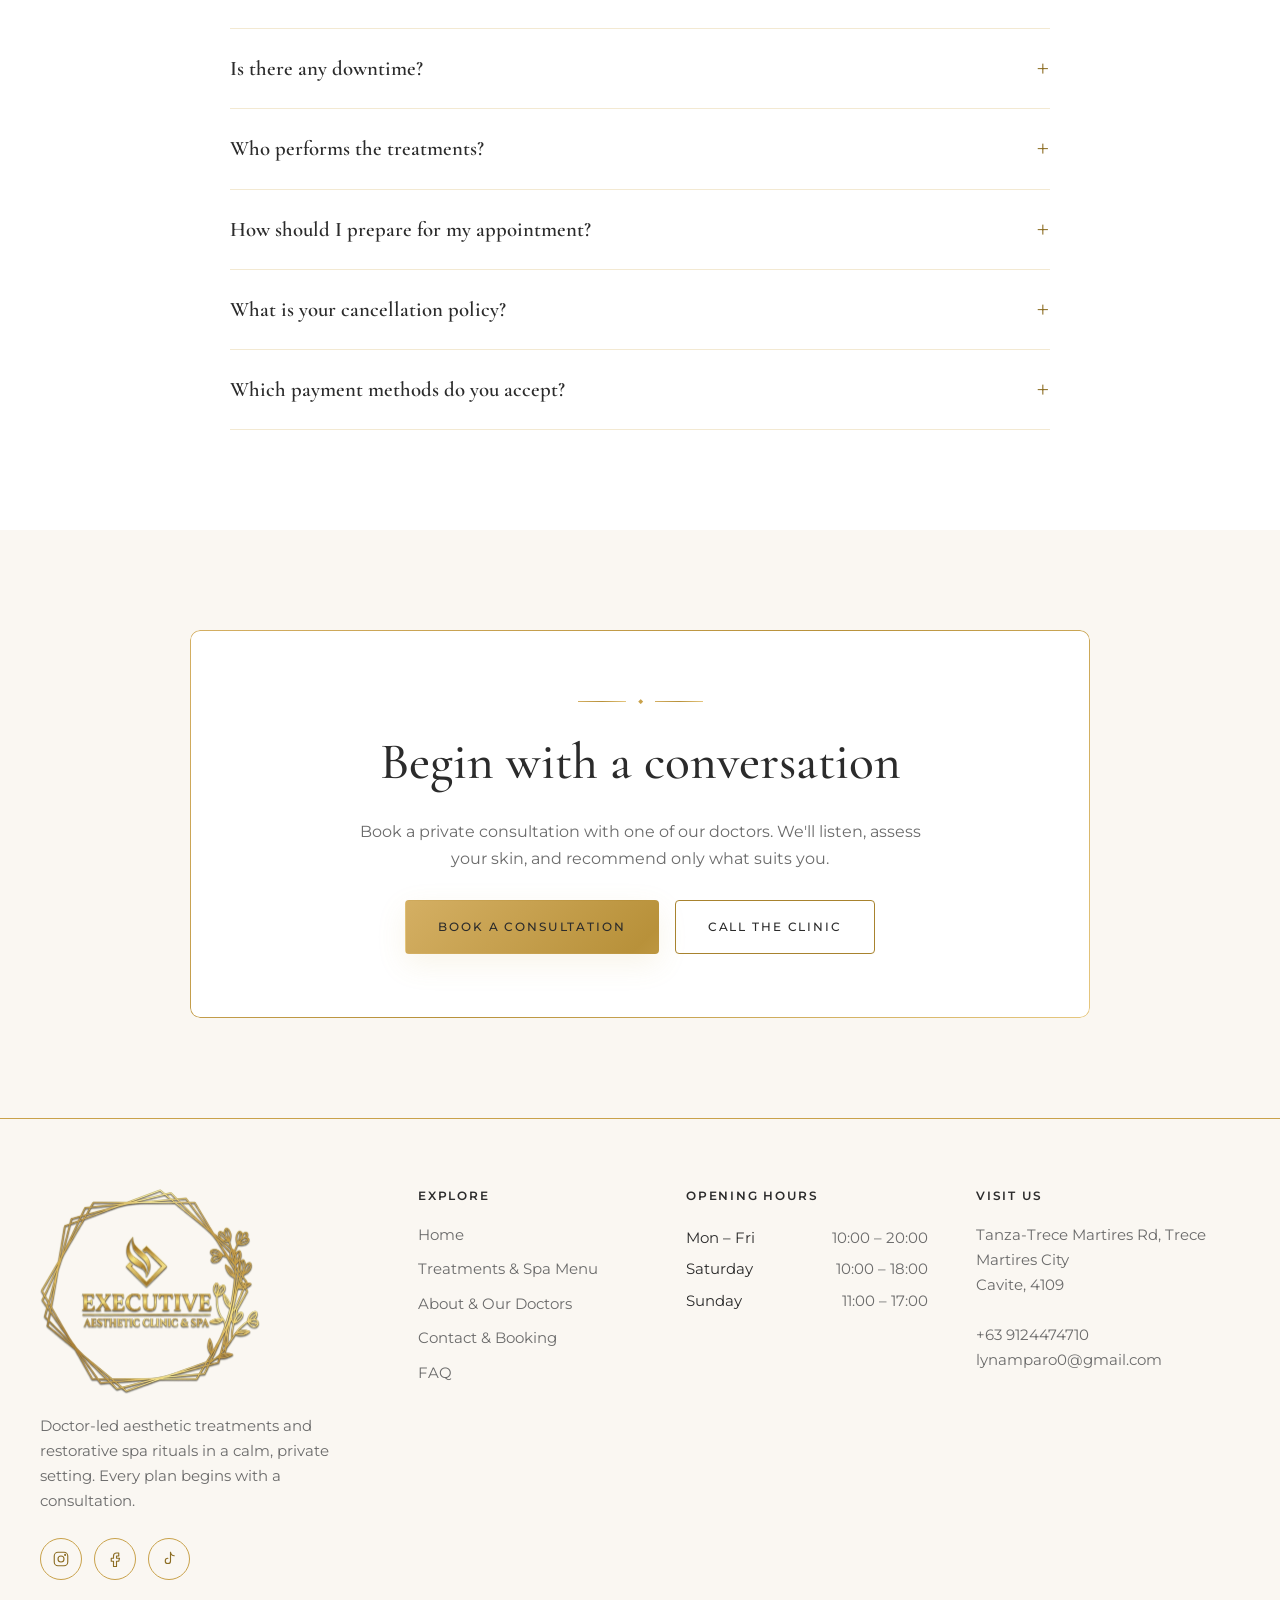
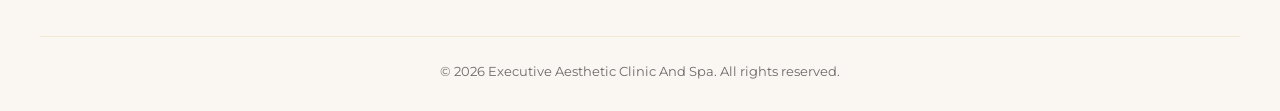
<file: services.html>
<!DOCTYPE html>
<html lang="en">
<head>
  <meta charset="utf-8">
  <meta name="viewport" content="width=device-width, initial-scale=1">
  <title>Treatments &amp; Spa Menu | Executive Aesthetic Clinic And Spa</title>
  <meta name="description" content="Explore facials, injectables, laser, body treatments and massage at Executive Aesthetic Clinic And Spa, with durations and pricing.">
  <link rel="canonical" href="https://www.example.com/services.html">
  <meta name="theme-color" content="#FFFFFF">

  <!-- Open Graph -->
  <meta property="og:type" content="website">
  <meta property="og:site_name" content="Executive Aesthetic Clinic And Spa">
  <meta property="og:title" content="Treatments &amp; Spa Menu | Executive Aesthetic Clinic And Spa">
  <meta property="og:description" content="Explore facials, injectables, laser, body treatments and massage at Executive Aesthetic Clinic And Spa, with durations and pricing.">
  <meta property="og:url" content="https://www.example.com/services.html">
  <meta property="og:image" content="https://images.unsplash.com/photo-1515377905703-c4788e51af15?auto=format&fit=crop&w=1200&q=80">
  <meta name="twitter:card" content="summary_large_image">

  <link rel="icon" href="favicon.png" type="image/png">
  <link rel="apple-touch-icon" href="img/logo-mark.png">

  <!-- Fonts -->
  <link rel="preconnect" href="https://fonts.googleapis.com">
  <link rel="preconnect" href="https://fonts.gstatic.com" crossorigin>
  <link rel="stylesheet" href="https://fonts.googleapis.com/css2?family=Cormorant+Garamond:ital,wght@0,400;0,500;0,600;1,400&amp;family=Montserrat:wght@400;500;600&amp;display=swap">

  <link rel="stylesheet" href="styles.css">
  <script>document.documentElement.classList.add('js');</script>
  <script src="main.js" defer></script>
</head>
<body>
  <a class="skip-link" href="#main">Skip to content</a>

  <header class="site-header">
    <div class="container header-inner">
      <a class="logo" href="index.html" aria-label="Executive Aesthetic Clinic And Spa, home"><img class="logo__img" src="img/logo-full.png" alt="" width="440" height="411"></a>
      <button class="nav-toggle" type="button" aria-expanded="false" aria-controls="primary-nav" aria-label="Open menu">
        <span class="nav-toggle__bar"></span>
        <span class="nav-toggle__bar"></span>
        <span class="nav-toggle__bar"></span>
      </button>
      <nav id="primary-nav" class="primary-nav" aria-label="Main">
        <ul class="nav-list">
          <li><a class="nav-link" href="index.html">Home</a></li>
          <li><a class="nav-link" href="services.html" aria-current="page">Treatments</a></li>
          <li><a class="nav-link" href="about.html">About</a></li>
          <li><a class="nav-link" href="contact.html">Contact</a></li>
        </ul>
        <a class="btn btn--gold" href="contact.html#booking">Book Appointment</a>
      </nav>
    </div>
  </header>

  <main id="main">

    <section class="page-hero">
      <div class="container">
        <nav class="breadcrumb" aria-label="Breadcrumb">
          <ol>
            <li><a href="index.html">Home</a></li>
            <li aria-current="page">Treatments</li>
          </ol>
        </nav>
        <h1>Treatments &amp; Spa Menu</h1>
        <div class="ornament" aria-hidden="true"><span>◆</span></div>
        <p>Every treatment is tailored after consultation. Prices shown are a starting guide; your doctor will confirm your plan.</p>
        <ul class="menu-jump" aria-label="Jump to category">
          <li><a class="link-gold" href="#facial">Facial Treatments</a></li>
          <li><a class="link-gold" href="#injectables">Injectables</a></li>
          <li><a class="link-gold" href="#laser">Laser &amp; Skin</a></li>
          <li><a class="link-gold" href="#body">Body Treatments</a></li>
          <li><a class="link-gold" href="#spa">Spa &amp; Massage</a></li>
        </ul>
      </div>
    </section>


    <section id="facial" class="section menu-category" aria-labelledby="facial-title">
      <div class="container menu-layout">
        <div class="arch-wrap reveal">
          <figure class="arch"><img src="img/photo-1570172619644-dfd03ed5d881-w680.jpg" alt="Close-up of a facial treatment in progress" width="680" height="907" loading="lazy" decoding="async"></figure>
        </div>
        <div class="reveal">
          <h2 id="facial-title">Facial Treatments</h2>
          <div class="ornament ornament--start" aria-hidden="true"><span>◆</span></div>
          <ul class="menu-list">
              <li>
                <div class="menu-item__top">
                  <h3 class="menu-item__name">Signature Executive Facial</h3>
                  <span class="menu-item__leader" aria-hidden="true"></span>
                  <span class="menu-item__price">₱[amount]</span>
                </div>
                <p class="menu-item__meta">60 min</p>
                <p class="menu-item__desc">A deep cleanse, gentle exfoliation, extractions and a tailored mask, finished with a soothing face massage.</p>
              </li>
              <li>
                <div class="menu-item__top">
                  <h3 class="menu-item__name">Hydrafacial</h3>
                  <span class="menu-item__leader" aria-hidden="true"></span>
                  <span class="menu-item__price">₱[amount]</span>
                </div>
                <p class="menu-item__meta">45 min</p>
                <p class="menu-item__desc">Multi-step cleansing, exfoliation and hydration for an immediate, healthy glow with no downtime.</p>
              </li>
              <li>
                <div class="menu-item__top">
                  <h3 class="menu-item__name">Chemical Peel</h3>
                  <span class="menu-item__leader" aria-hidden="true"></span>
                  <span class="menu-item__price">₱[amount]</span>
                </div>
                <p class="menu-item__meta">30 min</p>
                <p class="menu-item__desc">A doctor-selected peel to refine texture and brighten uneven tone. Strength chosen after skin assessment.</p>
              </li>
              <li>
                <div class="menu-item__top">
                  <h3 class="menu-item__name">Microneedling</h3>
                  <span class="menu-item__leader" aria-hidden="true"></span>
                  <span class="menu-item__price">₱[amount]</span>
                </div>
                <p class="menu-item__meta">60 min</p>
                <p class="menu-item__desc">Controlled micro-channels that support the skin's natural renewal for texture and fine lines.</p>
              </li>
          </ul>
        </div>
      </div>
    </section>
    <section id="injectables" class="section menu-category menu-category--alt section--ivory" aria-labelledby="injectables-title">
      <div class="container menu-layout">
        <div class="arch-wrap reveal">
          <figure class="arch"><img src="img/photo-1596755389378-c31d21fd1273-w680.jpg" alt="A glass dropper releasing serum, representing precise treatments" width="680" height="907" loading="lazy" decoding="async"></figure>
        </div>
        <div class="reveal">
          <h2 id="injectables-title">Injectables</h2>
          <div class="ornament ornament--start" aria-hidden="true"><span>◆</span></div>
          <ul class="menu-list">
              <li>
                <div class="menu-item__top">
                  <h3 class="menu-item__name">Anti-Wrinkle Injections</h3>
                  <span class="menu-item__leader" aria-hidden="true"></span>
                  <span class="menu-item__price">₱[amount]</span>
                </div>
                <p class="menu-item__meta">30 min</p>
                <p class="menu-item__desc">Softens expression lines on the forehead, frown and around the eyes. Priced per area.</p>
              </li>
              <li>
                <div class="menu-item__top">
                  <h3 class="menu-item__name">Dermal Fillers</h3>
                  <span class="menu-item__leader" aria-hidden="true"></span>
                  <span class="menu-item__price">₱[amount]</span>
                </div>
                <p class="menu-item__meta">45 min</p>
                <p class="menu-item__desc">Restores volume and balance to cheeks, lips or jawline using hyaluronic acid fillers. Priced per syringe.</p>
              </li>
              <li>
                <div class="menu-item__top">
                  <h3 class="menu-item__name">Skin Boosters</h3>
                  <span class="menu-item__leader" aria-hidden="true"></span>
                  <span class="menu-item__price">₱[amount]</span>
                </div>
                <p class="menu-item__meta">30 min</p>
                <p class="menu-item__desc">Fine injections of hydrating hyaluronic acid to improve skin quality and dewiness.</p>
              </li>
          </ul>
        </div>
      </div>
    </section>
    <section id="laser" class="section menu-category" aria-labelledby="laser-title">
      <div class="container menu-layout">
        <div class="arch-wrap reveal">
          <figure class="arch"><img src="img/photo-1629909613654-28e377c37b09-w680.jpg" alt="A modern, clean treatment room with skin technology" width="680" height="907" loading="lazy" decoding="async"></figure>
        </div>
        <div class="reveal">
          <h2 id="laser-title">Laser &amp; Skin</h2>
          <div class="ornament ornament--start" aria-hidden="true"><span>◆</span></div>
          <ul class="menu-list">
              <li>
                <div class="menu-item__top">
                  <h3 class="menu-item__name">Laser Toning</h3>
                  <span class="menu-item__leader" aria-hidden="true"></span>
                  <span class="menu-item__price">₱[amount]</span>
                </div>
                <p class="menu-item__meta">30 min</p>
                <p class="menu-item__desc">Gentle laser sessions for pigmentation, dullness and enlarged pores, usually as a course.</p>
              </li>
              <li>
                <div class="menu-item__top">
                  <h3 class="menu-item__name">Fractional Resurfacing</h3>
                  <span class="menu-item__leader" aria-hidden="true"></span>
                  <span class="menu-item__price">₱[amount]</span>
                </div>
                <p class="menu-item__meta">60 min</p>
                <p class="menu-item__desc">Targets scarring, texture and fine lines. Downtime and course length discussed at consultation.</p>
              </li>
              <li>
                <div class="menu-item__top">
                  <h3 class="menu-item__name">Laser Hair Reduction</h3>
                  <span class="menu-item__leader" aria-hidden="true"></span>
                  <span class="menu-item__price">₱[amount]</span>
                </div>
                <p class="menu-item__meta">From 15 min</p>
                <p class="menu-item__desc">Long-term hair reduction on face and body. Priced per area and session.</p>
              </li>
          </ul>
        </div>
      </div>
    </section>
    <section id="body" class="section menu-category menu-category--alt section--ivory" aria-labelledby="body-title">
      <div class="container menu-layout">
        <div class="arch-wrap reveal">
          <figure class="arch"><img src="img/photo-1519823551278-64ac92734fb1-w680.jpg" alt="Rolled towels and orchids in a body treatment suite" width="680" height="907" loading="lazy" decoding="async"></figure>
        </div>
        <div class="reveal">
          <h2 id="body-title">Body Treatments</h2>
          <div class="ornament ornament--start" aria-hidden="true"><span>◆</span></div>
          <ul class="menu-list">
              <li>
                <div class="menu-item__top">
                  <h3 class="menu-item__name">Body Contouring</h3>
                  <span class="menu-item__leader" aria-hidden="true"></span>
                  <span class="menu-item__price">₱[amount]</span>
                </div>
                <p class="menu-item__meta">45 min</p>
                <p class="menu-item__desc">Non-surgical treatment to refine stubborn areas. A course is typically recommended.</p>
              </li>
              <li>
                <div class="menu-item__top">
                  <h3 class="menu-item__name">Skin Tightening</h3>
                  <span class="menu-item__leader" aria-hidden="true"></span>
                  <span class="menu-item__price">₱[amount]</span>
                </div>
                <p class="menu-item__meta">60 min</p>
                <p class="menu-item__desc">Radiofrequency treatment to support firmness on the abdomen, arms or thighs.</p>
              </li>
              <li>
                <div class="menu-item__top">
                  <h3 class="menu-item__name">Body Polish &amp; Wrap</h3>
                  <span class="menu-item__leader" aria-hidden="true"></span>
                  <span class="menu-item__price">₱[amount]</span>
                </div>
                <p class="menu-item__meta">75 min</p>
                <p class="menu-item__desc">Full-body exfoliation followed by a nourishing wrap for soft, luminous skin.</p>
              </li>
          </ul>
        </div>
      </div>
    </section>
    <section id="spa" class="section menu-category" aria-labelledby="spa-title">
      <div class="container menu-layout">
        <div class="arch-wrap reveal">
          <figure class="arch"><img src="img/photo-1515377905703-c4788e51af15-w680.jpg" alt="Smooth massage stones stacked beside a candle" width="680" height="907" loading="lazy" decoding="async"></figure>
        </div>
        <div class="reveal">
          <h2 id="spa-title">Spa &amp; Massage</h2>
          <div class="ornament ornament--start" aria-hidden="true"><span>◆</span></div>
          <ul class="menu-list">
              <li>
                <div class="menu-item__top">
                  <h3 class="menu-item__name">Executive Signature Massage</h3>
                  <span class="menu-item__leader" aria-hidden="true"></span>
                  <span class="menu-item__price">₱[amount]</span>
                </div>
                <p class="menu-item__meta">60 / 90 min</p>
                <p class="menu-item__desc">Our signature full-body massage blending Swedish and deep-tissue techniques.</p>
              </li>
              <li>
                <div class="menu-item__top">
                  <h3 class="menu-item__name">Hot Stone Ritual</h3>
                  <span class="menu-item__leader" aria-hidden="true"></span>
                  <span class="menu-item__price">₱[amount]</span>
                </div>
                <p class="menu-item__meta">90 min</p>
                <p class="menu-item__desc">Warm basalt stones melt muscle tension, paired with a calming aromatherapy blend.</p>
              </li>
              <li>
                <div class="menu-item__top">
                  <h3 class="menu-item__name">Head, Neck &amp; Shoulder</h3>
                  <span class="menu-item__leader" aria-hidden="true"></span>
                  <span class="menu-item__price">₱[amount]</span>
                </div>
                <p class="menu-item__meta">30 min</p>
                <p class="menu-item__desc">Focused relief for desk-bound tension. A perfect add-on to any facial.</p>
              </li>
              <li>
                <div class="menu-item__top">
                  <h3 class="menu-item__name">Couple’s Retreat</h3>
                  <span class="menu-item__leader" aria-hidden="true"></span>
                  <span class="menu-item__price">₱[amount]</span>
                </div>
                <p class="menu-item__meta">120 min</p>
                <p class="menu-item__desc">Side-by-side massages in our private suite, with tea service and foot ritual.</p>
              </li>
          </ul>
        </div>
      </div>
    </section>

    <section id="faq" class="section" aria-labelledby="faq-title">
      <div class="container">
        <header class="section-head">
          <span class="eyebrow">Questions</span>
          <h2 id="faq-title">Frequently asked questions</h2>
          <div class="ornament" aria-hidden="true"><span>◆</span></div>
        </header>
        <div class="faq">
          <details>
            <summary>Do I need a consultation before treatment?</summary>
            <div class="faq__answer"><p>Yes, for all medical treatments. Your doctor will assess your skin, discuss your goals and medical history, and recommend a plan. Spa services can be booked directly.</p></div>
          </details>
          <details>
            <summary>Is there any downtime?</summary>
            <div class="faq__answer"><p>Many treatments, such as Hydrafacials and spa rituals, have none. Others, like peels, microneedling or fractional laser, may cause redness for a few days. We'll explain exactly what to expect beforehand.</p></div>
          </details>
          <details>
            <summary>Who performs the treatments?</summary>
            <div class="faq__answer"><p>Injectables and laser treatments are performed by licensed doctors or trained nurses under medical supervision. Facials and spa services are delivered by certified therapists.</p></div>
          </details>
          <details>
            <summary>How should I prepare for my appointment?</summary>
            <div class="faq__answer"><p>Arrive with clean skin if possible, and let us know about any medications, allergies or recent sun exposure. We'll send specific instructions when you book.</p></div>
          </details>
          <details>
            <summary>What is your cancellation policy?</summary>
            <div class="faq__answer"><p>We kindly ask for at least 24 hours’ notice to reschedule or cancel, so we can offer the time to another client.</p></div>
          </details>
          <details>
            <summary>Which payment methods do you accept?</summary>
            <div class="faq__answer"><p>We accept cash, major credit and debit cards, and popular e-wallets. Package payments can be discussed at reception.</p></div>
          </details>
        </div>
      </div>
    </section>

    <section class="section section--ivory" aria-labelledby="cta-title">
      <div class="container">
        <div class="cta-box reveal">
          <div class="ornament" aria-hidden="true"><span>◆</span></div>
          <h2 id="cta-title">Begin with a conversation</h2>
          <p>Book a private consultation with one of our doctors. We'll listen, assess your skin, and recommend only what suits you.</p>
          <div class="hero__actions">
            <a class="btn btn--gold" href="contact.html#booking">Book a Consultation</a>
            <a class="btn btn--outline" href="tel:+630000000000">Call the Clinic</a>
          </div>
        </div>
      </div>
    </section>

  </main>

  <footer class="site-footer">
    <div class="container">
      <div class="footer-grid">
        <div>
          <a class="logo logo--full" href="index.html" aria-label="Executive Aesthetic Clinic And Spa, home"><img src="img/logo-full.png" alt="" width="220" height="205" loading="lazy" decoding="async"></a>
          <p style="margin-top:1.25rem">Doctor-led aesthetic treatments and restorative spa rituals in a calm, private setting. Every plan begins with a consultation.</p>
          <div class="social">
            <a href="https://www.instagram.com/" aria-label="Instagram" rel="noopener"><svg class="" viewBox="0 0 24 24" fill="none" stroke="currentColor" stroke-width="1.5" stroke-linecap="round" stroke-linejoin="round" aria-hidden="true" focusable="false"><rect x="3" y="3" width="18" height="18" rx="5"/><circle cx="12" cy="12" r="4"/><circle cx="17.5" cy="6.5" r=".6" fill="currentColor"/></svg></a>
            <a href="https://www.facebook.com/" aria-label="Facebook" rel="noopener"><svg class="" viewBox="0 0 24 24" fill="none" stroke="currentColor" stroke-width="1.5" stroke-linecap="round" stroke-linejoin="round" aria-hidden="true" focusable="false"><path d="M14 8h3V4h-3a4 4 0 0 0-4 4v3H7v4h3v7h4v-7h3l1-4h-4V8.5a.5.5 0 0 1 .5-.5z"/></svg></a>
            <a href="https://www.tiktok.com/" aria-label="TikTok" rel="noopener"><svg class="" viewBox="0 0 24 24" fill="none" stroke="currentColor" stroke-width="1.5" stroke-linecap="round" stroke-linejoin="round" aria-hidden="true" focusable="false"><path d="M14 3v11.5a3.5 3.5 0 1 1-3.5-3.5"/><path d="M14 3c.5 2.6 2.5 4.6 5 4.6"/></svg></a>
          </div>
        </div>
        <nav aria-label="Footer">
          <h2 class="footer-title">Explore</h2>
          <ul class="footer-links">
            <li><a href="index.html">Home</a></li>
            <li><a href="services.html">Treatments &amp; Spa Menu</a></li>
            <li><a href="about.html">About &amp; Our Doctors</a></li>
            <li><a href="contact.html">Contact &amp; Booking</a></li>
            <li><a href="services.html#faq">FAQ</a></li>
          </ul>
        </nav>
        <div>
          <h2 class="footer-title">Opening Hours</h2>
          <dl class="footer-hours">
            <div><dt>Mon – Fri</dt><dd>10:00 – 20:00</dd></div>
            <div><dt>Saturday</dt><dd>10:00 – 18:00</dd></div>
            <div><dt>Sunday</dt><dd>11:00 – 17:00</dd></div>
          </dl>
        </div>
        <div>
          <h2 class="footer-title">Visit Us</h2>
          <address>
            Tanza-Trece Martires Rd, Trece Martires City<br>
            Cavite, 4109<br><br>
            <a href="tel:+639124474710">+63 9124474710</a><br>
            <a href="mailto:lynamparo0@gmail.com">lynamparo0@gmail.com</a>
          </address>
        </div>
      </div>
      <div class="footer-bottom">
        <p>&copy; <span id="year">2026</span> Executive Aesthetic Clinic And Spa. All rights reserved.</p>
      </div>
    </div>
  </footer>

  <a class="btn btn--gold floating-book" href="contact.html#booking">Book Now</a>
</body>
</html>
</file>
<file: styles.css>
/* ==========================================================================
   Executive Aesthetic Clinic And Spa — styles.css
   --------------------------------------------------------------------------
   1. Design tokens        7. Home page sections
   2. Base & reset         8. Services page
   3. Layout & utilities   9. About page
   4. Buttons & links     10. Contact page
   5. Header & navigation 11. Footer & floating CTA
   6. Heroes              12. Motion
                          13. Breakpoints (576 / 768 / 1024 / 1280)
   ========================================================================== */

/* 1. Design tokens ======================================================= */
:root {
  /* Colour */
  --white: #FFFFFF;
  --ivory: #FAF7F2;
  --gold: #C9A24B;
  --gold-dark: #A8832E;
  --gold-text: #8C6D23;          /* AA-safe gold for small text */
  --gold-tint: #F3E9D2;
  --blush: #E8D9D0;
  --text: #2B2B2B;
  --text-muted: #6B6B6B;
  --line: #8F877A;               /* 3:1 input underline on white */
  --gold-gradient: linear-gradient(135deg, #D4AF63, #B8913A, #E6C77F);

  /* Type */
  --font-serif: "Cormorant Garamond", Georgia, "Times New Roman", serif;
  --font-sans: "Montserrat", "Helvetica Neue", Arial, sans-serif;
  --fs-h1: clamp(2.5rem, 1.5rem + 4.2vw, 4.75rem);
  --fs-h2: clamp(2rem, 1.45rem + 2.2vw, 3.25rem);
  --fs-h3: clamp(1.375rem, 1.2rem + 0.7vw, 1.75rem);
  --fs-label: 0.75rem;
  --tracking: 0.15em;

  /* Shape & depth */
  --radius-btn: 4px;
  --radius-card: 10px;
  --radius-arch: 50% 50% 12px 12px / 38% 38% 12px 12px;
  --shadow: 0 10px 30px rgba(201, 162, 75, 0.12);
  --shadow-lift: 0 18px 40px rgba(201, 162, 75, 0.22);

  /* Layout */
  --max-w: 1200px;
  --gutter: 1.25rem;
  --section-pad: 60px;
  --header-h: 96px;

  /* Motion */
  --ease: 0.35s ease;
}

/* 2. Base & reset ======================================================== */
*,
*::before,
*::after { box-sizing: border-box; }

html {
  scroll-behavior: smooth;
  scroll-padding-top: var(--header-h);
  -webkit-text-size-adjust: 100%;
}

body {
  margin: 0;
  font-family: var(--font-sans);
  font-size: 1rem;
  font-weight: 400;
  line-height: 1.7;
  color: var(--text);
  background: var(--white);
  -webkit-font-smoothing: antialiased;
}

body.nav-open { overflow: hidden; }

img { display: block; max-width: 100%; height: auto; }

h1, h2, h3 {
  margin: 0 0 0.5em;
  font-family: var(--font-serif);
  font-weight: 500;
  line-height: 1.15;
  color: var(--text);
}
h1 { font-size: var(--fs-h1); font-weight: 400; }
h2 { font-size: var(--fs-h2); }
h3 { font-size: var(--fs-h3); font-weight: 600; }

p { margin: 0 0 1.2em; }
a { color: inherit; }

:focus-visible {
  outline: 2px solid var(--gold-text);
  outline-offset: 3px;
}

.skip-link {
  position: absolute;
  top: -100px;
  left: 1rem;
  z-index: 1000;
  padding: 0.75rem 1.25rem;
  background: var(--text);
  color: var(--white);
  text-decoration: none;
  border-radius: var(--radius-btn);
}
.skip-link:focus { top: 1rem; }

.visually-hidden {
  position: absolute !important;
  width: 1px; height: 1px;
  margin: -1px; padding: 0;
  overflow: hidden;
  clip: rect(0 0 0 0);
  white-space: nowrap;
  border: 0;
}

/* 3. Layout & utilities ================================================== */
.container {
  width: 100%;
  max-width: calc(var(--max-w) + var(--gutter) * 2);
  margin-inline: auto;
  padding-inline: var(--gutter);
}

.section { padding-block: var(--section-pad); }
.section--ivory { background: var(--ivory); }

.section-head {
  max-width: 640px;
  margin: 0 auto 3rem;
  text-align: center;
}
.section-head p { color: var(--text-muted); }

.eyebrow {
  display: block;
  margin-bottom: 1rem;
  font-size: var(--fs-label);
  font-weight: 500;
  letter-spacing: var(--tracking);
  text-transform: uppercase;
  color: var(--gold-text);
}

/* Hairline divider with centred diamond */
.ornament {
  display: flex;
  align-items: center;
  justify-content: center;
  gap: 0.75rem;
  margin: 0 auto 1.5rem;
  font-size: 0.55rem;
  color: var(--gold);
}
.ornament::before,
.ornament::after {
  content: "";
  width: 48px;
  height: 1px;
  background: var(--gold-gradient);
}
.ornament--start { justify-content: flex-start; }
.ornament--start::before { display: none; }

.lead { font-size: 1.075rem; color: var(--text-muted); }

/* Arched image frame */
.arch {
  position: relative;
  margin: 0;
  overflow: hidden;
  aspect-ratio: 4 / 5;
  border-radius: var(--radius-arch);
  box-shadow: var(--shadow);
}
.arch img {
  width: 100%;
  height: 100%;
  object-fit: cover;
  transition: transform 0.8s ease;
}
.arch:hover img { transform: scale(1.04); }

.arch-wrap {
  position: relative;
  max-width: 460px;
  margin-inline: auto;
}
.arch-wrap::before {
  content: "";
  position: absolute;
  inset: -14px 14px 14px -14px;
  border: 1px solid var(--gold);
  border-radius: var(--radius-arch);
  pointer-events: none;
}

.split {
  display: grid;
  gap: 3.5rem;
  align-items: center;
}

/* 4. Buttons & links ===================================================== */
.btn {
  display: inline-flex;
  align-items: center;
  justify-content: center;
  padding: 0.95rem 2rem;
  font-family: var(--font-sans);
  font-size: 0.78rem;
  font-weight: 500;
  letter-spacing: var(--tracking);
  text-transform: uppercase;
  text-decoration: none;
  border: 1px solid transparent;
  border-radius: var(--radius-btn);
  cursor: pointer;
  transition: background-position var(--ease), background-color var(--ease),
              border-color var(--ease), box-shadow var(--ease), transform var(--ease);
}

.btn--gold {
  background: var(--gold-gradient);
  background-size: 200% 100%;
  color: var(--text);
  box-shadow: var(--shadow);
}
.btn--gold:hover {
  background-position: 100% 0;
  box-shadow: var(--shadow-lift);
  transform: translateY(-2px);
}

.btn--outline {
  background: transparent;
  border-color: var(--gold-dark);
  color: var(--text);
}
.btn--outline:hover {
  background: var(--gold-tint);
  border-color: var(--gold-text);
}

.link-gold {
  position: relative;
  display: inline-block;
  padding-bottom: 4px;
  font-size: 0.75rem;
  font-weight: 500;
  letter-spacing: var(--tracking);
  text-transform: uppercase;
  text-decoration: none;
  color: var(--gold-text);
}
.link-gold::after {
  content: "";
  position: absolute;
  left: 0;
  bottom: 0;
  width: 100%;
  height: 1px;
  background: var(--gold-dark);
  transform: scaleX(0);
  transform-origin: left;
  transition: transform var(--ease);
}
.link-gold:hover::after,
.link-gold:focus-visible::after { transform: scaleX(1); }

/* 5. Header & navigation ================================================= */
.site-header {
  position: fixed;
  inset: 0 0 auto;
  z-index: 100;
  background: transparent;
  transition: background-color var(--ease), box-shadow var(--ease);
}
.site-header.is-scrolled {
  background: var(--white);
  box-shadow: 0 6px 24px rgba(43, 43, 43, 0.06);
}

.header-inner {
  display: flex;
  align-items: center;
  justify-content: space-between;
  gap: 1.5rem;
  height: var(--header-h);
}

.logo {
  position: relative;
  z-index: 2;
  display: flex;
  align-items: center;
  gap: 0.75rem;
  color: var(--text);
  text-decoration: none;
}
.logo__mark { flex: none; width: 48px; height: 48px; object-fit: contain; }
.logo__img { display: block; height: calc(var(--header-h) - 10px); width: auto; }
.logo--full img { display: block; width: 220px; max-width: 100%; height: auto; }
.logo__text {
  font-family: var(--font-serif);
  font-size: 1.3rem;
  font-weight: 600;
  line-height: 1;
  letter-spacing: 0.02em;
}
.logo__text small {
  display: block;
  margin-top: 5px;
  font-family: var(--font-sans);
  font-size: 0.58rem;
  font-weight: 500;
  letter-spacing: 0.2em;
  text-transform: uppercase;
  color: var(--gold-text);
}

.nav-toggle {
  position: relative;
  z-index: 2;
  display: inline-flex;
  flex-direction: column;
  justify-content: center;
  gap: 6px;
  width: 44px;
  height: 44px;
  padding: 0 10px;
  background: none;
  border: 0;
  cursor: pointer;
}
.nav-toggle__bar {
  display: block;
  height: 1px;
  background: var(--text);
  transition: transform var(--ease), opacity var(--ease);
}
.nav-toggle[aria-expanded="true"] .nav-toggle__bar:nth-child(1) { transform: translateY(7px) rotate(45deg); }
.nav-toggle[aria-expanded="true"] .nav-toggle__bar:nth-child(2) { opacity: 0; }
.nav-toggle[aria-expanded="true"] .nav-toggle__bar:nth-child(3) { transform: translateY(-7px) rotate(-45deg); }

/* Mobile: full-screen white overlay */
.primary-nav {
  position: fixed;
  inset: 0;
  z-index: 1;
  display: flex;
  flex-direction: column;
  align-items: center;
  justify-content: center;
  gap: 2.5rem;
  background: var(--white);
  opacity: 0;
  visibility: hidden;
  transition: opacity var(--ease), visibility var(--ease);
}
.primary-nav.is-open { opacity: 1; visibility: visible; }

.nav-list {
  display: flex;
  flex-direction: column;
  align-items: center;
  gap: 1.5rem;
  margin: 0;
  padding: 0;
  list-style: none;
}

.nav-link {
  position: relative;
  display: inline-block;
  padding-block: 0.25rem;
  font-family: var(--font-serif);
  font-size: 2rem;
  font-weight: 500;
  text-decoration: none;
  color: var(--text);
}
.nav-link::after {
  content: "";
  position: absolute;
  left: 0;
  bottom: 0;
  width: 100%;
  height: 1px;
  background: var(--gold-gradient);
  transform: scaleX(0);
  transform-origin: left;
  transition: transform var(--ease);
}
.nav-link:hover::after,
.nav-link:focus-visible::after,
.nav-link[aria-current="page"]::after { transform: scaleX(1); }

/* 6. Heroes ============================================================== */
.hero {
  position: relative;
  display: flex;
  align-items: center;
  min-height: 100vh;
  min-height: 100svh;
  padding-block: calc(var(--header-h) + 40px) 60px;
  overflow: hidden;
}
.hero__media { position: absolute; inset: 0; }
.hero__media img { width: 100%; height: 100%; object-fit: cover; }
.hero__media::after {
  content: "";
  position: absolute;
  inset: 0;
  background: rgba(250, 247, 242, 0.86);
}
.hero__content {
  position: relative;
  max-width: 620px;
  animation: fade-up 1s ease both;
}
.hero__content .lead { max-width: 46ch; color: var(--text); }
.hero__actions {
  display: flex;
  flex-wrap: wrap;
  gap: 1rem;
  margin-top: 2.25rem;
}

.page-hero {
  padding-block: calc(var(--header-h) + 60px) 60px;
  background: var(--ivory);
  border-bottom: 1px solid var(--gold-tint);
  text-align: center;
}
.page-hero p { max-width: 560px; margin-inline: auto; color: var(--text-muted); }

.breadcrumb ol {
  display: flex;
  flex-wrap: wrap;
  justify-content: center;
  gap: 0.5rem;
  margin: 0 0 1.25rem;
  padding: 0;
  list-style: none;
  font-size: var(--fs-label);
  letter-spacing: var(--tracking);
  text-transform: uppercase;
  color: var(--text-muted);
}
.breadcrumb li + li::before {
  content: "◆";
  margin-right: 0.5rem;
  font-size: 0.5rem;
  vertical-align: middle;
  color: var(--gold);
}
.breadcrumb a { color: var(--gold-text); text-decoration: none; }
.breadcrumb a:hover { text-decoration: underline; }

/* 7. Home page sections ================================================== */
.icon {
  display: block;
  width: 52px;
  height: 52px;
  margin: 0 auto 1.5rem;
  color: var(--gold-dark);
}

/* Signature treatments */
.card-grid {
  display: grid;
  gap: 1.5rem;
}
.treatment-card {
  padding: 2.75rem 2rem 2.25rem;
  background: var(--white);
  border: 1px solid var(--gold-tint);
  border-radius: var(--radius-card);
  text-align: center;
  transition: transform var(--ease), box-shadow var(--ease), border-color var(--ease);
}
.treatment-card:hover {
  transform: translateY(-6px);
  border-color: var(--gold);
  box-shadow: var(--shadow-lift);
}
.treatment-card p { font-size: 0.95rem; color: var(--text-muted); }

/* Why choose us / values */
.features {
  display: grid;
  gap: 2.75rem;
}
.feature { text-align: center; }
.feature .icon {
  width: 84px;
  height: 84px;
  padding: 20px;
  border: 1px solid var(--gold-tint);
  border-radius: 50%;
}
.feature h3 { font-size: 1.4rem; }
.feature p { font-size: 0.95rem; color: var(--text-muted); }

/* Spa experience banner */
.banner {
  position: relative;
  padding-block: 100px;
  overflow: hidden;
  text-align: center;
}
.banner__media { position: absolute; inset: 0; }
.banner__media img { width: 100%; height: 100%; object-fit: cover; }
.banner__media::after {
  content: "";
  position: absolute;
  inset: 0;
  background: rgba(255, 255, 255, 0.55);
}
.banner__content {
  position: relative;
  max-width: 680px;
  margin-inline: auto;
  padding: 3rem 1.75rem;
  background: rgba(255, 255, 255, 0.88);
  border: 1px solid var(--gold);
  outline: 1px solid rgba(201, 162, 75, 0.45);
  outline-offset: 8px;
}
.banner__content p { color: var(--text-muted); }

/* Results teaser */
.results-grid {
  display: grid;
  gap: 2rem;
}
.result {
  margin: 0;
  overflow: hidden;
  background: var(--white);
  border-radius: var(--radius-card);
  box-shadow: var(--shadow);
}
.result__pair {
  display: grid;
  grid-template-columns: 1fr 1fr;
  gap: 2px;
  background: var(--gold-tint);
}
.result__frame { position: relative; overflow: hidden; }
.result__frame img { width: 100%; aspect-ratio: 3 / 4; object-fit: cover; }
.result__tag {
  position: absolute;
  top: 0.75rem;
  left: 0.75rem;
  padding: 0.3rem 0.65rem;
  font-size: 0.65rem;
  font-weight: 500;
  letter-spacing: var(--tracking);
  text-transform: uppercase;
  background: rgba(255, 255, 255, 0.94);
  border-radius: 2px;
}
.result figcaption { padding: 1.25rem 1.5rem; }
.result figcaption strong {
  display: block;
  font-family: var(--font-serif);
  font-size: 1.3rem;
  font-weight: 600;
}
.result figcaption span { font-size: 0.88rem; color: var(--text-muted); }

.disclaimer {
  max-width: 640px;
  margin: 2.5rem auto 0;
  font-size: 0.85rem;
  font-style: italic;
  text-align: center;
  color: var(--text-muted);
}

/* Testimonials */
.testimonials { display: grid; gap: 1.5rem; }
.testimonial {
  margin: 0;
  padding: 2.5rem 2rem;
  background: var(--white);
  border: 1px solid var(--gold-tint);
  border-radius: var(--radius-card);
}
.stars { display: flex; gap: 4px; margin-bottom: 1.25rem; color: var(--gold); }
.stars svg { width: 16px; height: 16px; }
.testimonial blockquote {
  margin: 0;
  font-family: var(--font-serif);
  font-size: 1.3rem;
  font-style: italic;
  line-height: 1.5;
}
.testimonial blockquote p { margin: 0; }
.testimonial figcaption {
  margin-top: 1.5rem;
  font-size: var(--fs-label);
  font-weight: 500;
  letter-spacing: var(--tracking);
  text-transform: uppercase;
  color: var(--gold-text);
}

/* Packages */
.pricing-grid {
  display: grid;
  gap: 2.5rem;
  align-items: stretch;
}
.tier {
  position: relative;
  display: flex;
  flex-direction: column;
  padding: 3rem 2rem 2.5rem;
  background: var(--white);
  border: 1px solid var(--gold-tint);
  border-radius: 12px;
  text-align: center;
}
.tier--featured {
  border-color: var(--gold);
  box-shadow: var(--shadow-lift);
}
.tier__badge {
  position: absolute;
  top: 0;
  left: 50%;
  padding: 0.45rem 1.1rem;
  font-size: 0.65rem;
  font-weight: 600;
  letter-spacing: var(--tracking);
  text-transform: uppercase;
  white-space: nowrap;
  background: var(--gold-gradient);
  border-radius: 999px;
  transform: translate(-50%, -50%);
}
.tier__price {
  margin: 0.75rem 0 0.25rem;
  font-family: var(--font-serif);
  font-size: 2.75rem;
  line-height: 1;
}
.tier__note { font-size: 0.82rem; color: var(--text-muted); }
.tier__list {
  flex: 1;
  margin: 1.75rem 0 2rem;
  padding: 0;
  list-style: none;
  text-align: left;
}
.tier__list li {
  display: flex;
  gap: 0.75rem;
  padding: 0.7rem 0;
  font-size: 0.92rem;
  border-bottom: 1px solid var(--gold-tint);
}
.tier__list li::before {
  content: "◆";
  flex: none;
  font-size: 0.5rem;
  line-height: 2.9;
  color: var(--gold);
}

/* Booking CTA band */
.cta-box {
  position: relative;
  max-width: 900px;
  margin-inline: auto;
  padding: 3.5rem 1.75rem;
  background: var(--white);
  border-radius: var(--radius-card);
  text-align: center;
}
.cta-box::before {               /* gradient hairline border */
  content: "";
  position: absolute;
  inset: 0;
  padding: 1px;
  border-radius: inherit;
  background: var(--gold-gradient);
  -webkit-mask: linear-gradient(#000 0 0) content-box, linear-gradient(#000 0 0);
          mask: linear-gradient(#000 0 0) content-box, linear-gradient(#000 0 0);
  -webkit-mask-composite: xor;
          mask-composite: exclude;
  pointer-events: none;
}
.cta-box p { max-width: 52ch; margin-inline: auto; color: var(--text-muted); }
.cta-box .hero__actions { justify-content: center; margin-top: 1.75rem; }

/* Instagram-style gallery */
.gallery {
  display: grid;
  grid-template-columns: repeat(2, 1fr);
  gap: 0.75rem;
}
.gallery a {
  position: relative;
  display: block;
  overflow: hidden;
  aspect-ratio: 1;
  border-radius: 6px;
}
.gallery img {
  width: 100%;
  height: 100%;
  object-fit: cover;
  transition: transform 0.6s ease;
}
.gallery a::after {
  content: "";
  position: absolute;
  inset: 0;
  background: rgba(201, 162, 75, 0.25);
  opacity: 0;
  transition: opacity var(--ease);
}
.gallery a:hover img { transform: scale(1.06); }
.gallery a:hover::after,
.gallery a:focus-visible::after { opacity: 1; }
.gallery-cta { margin-top: 2rem; text-align: center; }

/* 8. Services page ======================================================= */
.menu-jump {
  display: flex;
  flex-wrap: wrap;
  justify-content: center;
  gap: 0.75rem 1.75rem;
  margin: 2rem 0 0;
  padding: 0;
  list-style: none;
}

.menu-category { scroll-margin-top: var(--header-h); }
.menu-layout {
  display: grid;
  gap: 3rem;
  align-items: start;
}
.menu-layout .arch-wrap { max-width: 340px; }
.menu-layout .arch { aspect-ratio: 3 / 4; }

.menu-list {
  display: grid;
  gap: 2.25rem;
  margin: 0;
  padding: 0;
  list-style: none;
}
.menu-item__top {
  display: flex;
  align-items: baseline;
  gap: 0.75rem;
}
.menu-item__name {
  margin: 0;
  font-size: 1.45rem;
}
.menu-item__leader {
  flex: 1;
  min-width: 1.5rem;
  height: 4px;
  background-image: radial-gradient(circle, var(--gold) 1px, transparent 1.4px);
  background-size: 8px 4px;
  background-repeat: repeat-x;
}
.menu-item__price {
  font-family: var(--font-serif);
  font-size: 1.3rem;
  font-weight: 600;
  white-space: nowrap;
  color: var(--gold-text);
}
.menu-item__meta {
  margin: 0.25rem 0 0.5rem;
  font-size: 0.7rem;
  font-weight: 500;
  letter-spacing: var(--tracking);
  text-transform: uppercase;
  color: var(--gold-text);
}
.menu-item__desc {
  max-width: 60ch;
  margin: 0;
  font-size: 0.95rem;
  color: var(--text-muted);
}

/* FAQ accordion */
.faq { max-width: 820px; margin-inline: auto; }
.faq details { border-bottom: 1px solid var(--gold-tint); }
.faq details:first-of-type { border-top: 1px solid var(--gold-tint); }
.faq summary {
  display: flex;
  align-items: center;
  justify-content: space-between;
  gap: 1.5rem;
  padding: 1.5rem 0;
  font-family: var(--font-serif);
  font-size: 1.3rem;
  font-weight: 600;
  line-height: 1.3;
  list-style: none;
  cursor: pointer;
}
.faq summary::-webkit-details-marker { display: none; }
.faq summary::after {
  content: "+";
  flex: none;
  font-family: var(--font-sans);
  font-size: 1.5rem;
  font-weight: 300;
  color: var(--gold-text);
  transition: transform var(--ease);
}
.faq details[open] summary::after { transform: rotate(45deg); }
.faq summary:hover { color: var(--gold-text); }
.faq__answer { max-width: 68ch; padding-bottom: 1.5rem; color: var(--text-muted); }
.faq__answer p { margin: 0; }

/* 9. About page ========================================================== */
.mission {
  max-width: 820px;
  margin: 0 auto;
  text-align: center;
}
.mission blockquote {
  margin: 0;
  font-family: var(--font-serif);
  font-size: clamp(1.5rem, 1.2rem + 1.4vw, 2.25rem);
  font-style: italic;
  line-height: 1.4;
}
.mission blockquote p { margin: 0; }

.team-grid { display: grid; gap: 3rem 2rem; }
.team-card { text-align: center; }
.team-card .arch { aspect-ratio: 3 / 4; margin-bottom: 1.5rem; }
.team-card h3 { margin-bottom: 0.25rem; }
.team-card__role {
  margin-bottom: 0.75rem;
  font-size: 0.7rem;
  font-weight: 500;
  letter-spacing: var(--tracking);
  text-transform: uppercase;
  color: var(--gold-text);
}
.team-card__creds { font-size: 0.88rem; color: var(--text-muted); }

.interior-gallery {
  display: grid;
  grid-template-columns: repeat(2, 1fr);
  gap: 1rem;
}
.interior-gallery figure {
  margin: 0;
  overflow: hidden;
  border-radius: var(--radius-card);
}
.interior-gallery img {
  width: 100%;
  height: 100%;
  aspect-ratio: 1;
  object-fit: cover;
  transition: transform 0.8s ease;
}
.interior-gallery figure:hover img { transform: scale(1.04); }

.certs {
  padding-block: 2.75rem;
  border-block: 1px solid var(--gold-tint);
}
.certs__list {
  display: flex;
  flex-wrap: wrap;
  justify-content: center;
  gap: 1.5rem 3rem;
  margin: 0;
  padding: 0;
  list-style: none;
}
.certs__list li {
  display: flex;
  align-items: center;
  gap: 0.75rem;
  font-size: 0.72rem;
  font-weight: 500;
  letter-spacing: var(--tracking);
  text-transform: uppercase;
  color: var(--text-muted);
}
.certs__list svg { flex: none; width: 30px; height: 30px; color: var(--gold-dark); }

/* 10. Contact page ======================================================= */
.contact-grid { display: grid; gap: 3.5rem; }

.form { display: grid; gap: 2rem; }
.form-row { display: grid; gap: 2rem; }

.field { display: flex; flex-direction: column; }
.field label {
  margin-bottom: 0.25rem;
  font-size: 0.7rem;
  font-weight: 500;
  letter-spacing: var(--tracking);
  text-transform: uppercase;
  transition: color var(--ease);
}
.field:focus-within label { color: var(--gold-text); }
.field input,
.field select,
.field textarea {
  width: 100%;
  padding: 0.65rem 0;
  font: inherit;
  color: var(--text);
  background: transparent;
  border: 0;
  border-bottom: 1px solid var(--line);
  border-radius: 0;
  -webkit-appearance: none;
          appearance: none;
  transition: border-color var(--ease), box-shadow var(--ease);
}
.field select {
  padding-right: 1.75rem;
  background-image: url("data:image/svg+xml,%3Csvg xmlns='http://www.w3.org/2000/svg' width='12' height='8' viewBox='0 0 12 8'%3E%3Cpath d='M1 1l5 5 5-5' fill='none' stroke='%238C6D23' stroke-width='1.4'/%3E%3C/svg%3E");
  background-repeat: no-repeat;
  background-position: right 0.25rem center;
}
.field textarea { min-height: 130px; resize: vertical; }
.field input:focus,
.field select:focus,
.field textarea:focus {
  outline: none;
  border-bottom-color: var(--gold-dark);
  box-shadow: 0 1px 0 0 var(--gold-dark);
}
.field input::placeholder,
.field textarea::placeholder { color: var(--text-muted); opacity: 0.8; }

.req { color: var(--gold-text); }

.consent {
  display: flex;
  gap: 0.75rem;
  align-items: flex-start;
  font-size: 0.88rem;
  color: var(--text-muted);
}
.consent input {
  flex: none;
  width: 18px;
  height: 18px;
  margin-top: 4px;
  accent-color: var(--gold-dark);
}

.privacy-note {
  margin: 0;
  padding-left: 1rem;
  font-size: 0.82rem;
  color: var(--text-muted);
  border-left: 2px solid var(--gold);
}
.privacy-note a { color: var(--gold-text); }

.contact-card {
  padding: 2.5rem 1.75rem;
  background: var(--ivory);
  border: 1px solid var(--gold-tint);
  border-radius: var(--radius-card);
}
.contact-card h2 { font-size: 1.9rem; }
.contact-list {
  display: grid;
  gap: 1.25rem;
  margin: 0 0 2.5rem;
  padding: 0;
  list-style: none;
  font-style: normal;
}
.contact-list li { display: flex; gap: 1rem; }
.contact-list svg { flex: none; width: 22px; height: 22px; margin-top: 3px; color: var(--gold-dark); }
.contact-list a { text-decoration: none; }
.contact-list a:hover { color: var(--gold-text); text-decoration: underline; }

.hours-table { width: 100%; border-collapse: collapse; font-size: 0.92rem; }
.hours-table caption {
  margin-bottom: 0.75rem;
  font-family: var(--font-serif);
  font-size: 1.4rem;
  font-weight: 600;
  text-align: left;
}
.hours-table th,
.hours-table td {
  padding: 0.65rem 0;
  font-weight: 400;
  text-align: left;
  border-bottom: 1px solid var(--gold-tint);
}
.hours-table td { text-align: right; color: var(--text-muted); }

.map {
  overflow: hidden;
  aspect-ratio: 4 / 3;
  border: 1px solid var(--gold-tint);
  border-radius: var(--radius-card);
}
.map iframe { display: block; width: 100%; height: 100%; border: 0; }

/* 11. Footer & floating CTA ============================================== */
.site-footer {
  padding: 70px 0 90px;           /* room for the mobile floating button */
  font-size: 0.92rem;
  background: var(--ivory);
  border-top: 1px solid var(--gold);
}
.footer-grid { display: grid; gap: 2.75rem; }
.site-footer p,
.site-footer address { font-style: normal; color: var(--text-muted); }
.footer-title {
  margin-bottom: 1.25rem;
  font-family: var(--font-sans);
  font-size: var(--fs-label);
  font-weight: 600;
  letter-spacing: var(--tracking);
  text-transform: uppercase;
}
.footer-links { display: grid; gap: 0.6rem; margin: 0; padding: 0; list-style: none; }
.footer-links a,
.site-footer address a { color: var(--text-muted); text-decoration: none; }
.footer-links a:hover,
.site-footer address a:hover { color: var(--gold-text); text-decoration: underline; }

.footer-hours { margin: 0; color: var(--text-muted); }
.footer-hours div { display: flex; justify-content: space-between; gap: 1rem; padding-block: 0.2rem; }
.footer-hours dt { color: var(--text); }
.footer-hours dd { margin: 0; }

.social { display: flex; gap: 0.75rem; margin-top: 1.5rem; }
.social a {
  display: inline-flex;
  align-items: center;
  justify-content: center;
  width: 42px;
  height: 42px;
  color: var(--gold-text);
  border: 1px solid var(--gold);
  border-radius: 50%;
  transition: background-color var(--ease), color var(--ease), border-color var(--ease);
}
.social a:hover { background: var(--gold); border-color: var(--gold); color: var(--text); }
.social svg { width: 18px; height: 18px; }

.footer-bottom {
  margin-top: 3.5rem;
  padding-top: 1.5rem;
  font-size: 0.8rem;
  text-align: center;
  color: var(--text-muted);
  border-top: 1px solid var(--gold-tint);
}
.footer-bottom p { margin: 0; }

.floating-book {
  position: fixed;
  right: 1rem;
  bottom: 1rem;
  z-index: 80;
  padding: 0.95rem 1.6rem;
  border-radius: 999px;
  box-shadow: 0 10px 30px rgba(168, 131, 46, 0.35);
}

/* 12. Motion ============================================================= */
@keyframes fade-up {
  from { opacity: 0; transform: translateY(24px); }
  to   { opacity: 1; transform: none; }
}

.js .reveal {
  opacity: 0;
  transform: translateY(24px);
  transition: opacity 0.8s ease, transform 0.8s ease;
}
.js .reveal.is-visible { opacity: 1; transform: none; }

@media (prefers-reduced-motion: reduce) {
  html { scroll-behavior: auto; }
  *,
  *::before,
  *::after {
    animation-duration: 0.01ms !important;
    animation-iteration-count: 1 !important;
    transition-duration: 0.01ms !important;
  }
  .js .reveal { opacity: 1; transform: none; }
}

/* 13. Breakpoints ======================================================== */
@media (min-width: 576px) {
  :root { --gutter: 1.5rem; }
  .card-grid,
  .features,
  .team-grid { grid-template-columns: repeat(2, 1fr); }
  .form-row { grid-template-columns: 1fr 1fr; }
  .banner__content { padding: 3.5rem 3rem; }
  .cta-box { padding: 4rem 3rem; }
}

@media (min-width: 768px) {
  :root { --gutter: 2rem; --section-pad: 80px; }
  .hero__media::after {
    background: linear-gradient(90deg,
      rgba(250, 247, 242, 0.96) 0%,
      rgba(250, 247, 242, 0.86) 45%,
      rgba(255, 255, 255, 0.25) 100%);
  }
  .split { grid-template-columns: 1fr 1fr; gap: 5rem; }
  .results-grid { grid-template-columns: repeat(2, 1fr); }
  .testimonials { grid-template-columns: repeat(3, 1fr); }
  .gallery { grid-template-columns: repeat(3, 1fr); }
  .interior-gallery { grid-template-columns: repeat(4, 1fr); }
  .interior-gallery figure:first-child { grid-column: span 2; grid-row: span 2; }
  .footer-grid { grid-template-columns: 1fr 1fr; }
  .map { aspect-ratio: 16 / 7; }
  .banner { padding-block: 140px; }
}

@media (min-width: 1024px) {
  :root { --section-pad: 100px; --header-h: 120px; }

  .nav-toggle { display: none; }
  .primary-nav {
    position: static;
    flex-direction: row;
    gap: 2.5rem;
    background: none;
    opacity: 1;
    visibility: visible;
  }
  .nav-list { flex-direction: row; gap: 2.25rem; }
  .nav-link {
    font-family: var(--font-sans);
    font-size: 0.75rem;
    font-weight: 500;
    letter-spacing: var(--tracking);
    text-transform: uppercase;
  }

  .card-grid { grid-template-columns: repeat(3, 1fr); }
  .features,
  .team-grid { grid-template-columns: repeat(4, 1fr); }
  .pricing-grid { grid-template-columns: repeat(3, 1fr); }
  .tier--featured { margin-block: -1rem; padding-block: 4rem 3.5rem; }
  .gallery { grid-template-columns: repeat(6, 1fr); }

  .menu-layout { grid-template-columns: 340px 1fr; gap: 5rem; }
  .menu-layout .arch-wrap { position: sticky; top: calc(var(--header-h) + 40px); }
  .menu-category--alt .menu-layout { grid-template-columns: 1fr 340px; }
  .menu-category--alt .arch-wrap { order: 2; }

  .contact-grid { grid-template-columns: 1.35fr 1fr; gap: 5rem; }
  .contact-card { padding: 3rem 2.5rem; }

  .footer-grid { grid-template-columns: 1.5fr 1fr 1.1fr 1.2fr; gap: 3rem; }
  .site-footer { padding-bottom: 0; }
  .footer-bottom { padding-bottom: 1.75rem; }
  .floating-book { display: none; }
}

@media (min-width: 1280px) {
  .hero__content { max-width: 680px; }
  .split { gap: 7rem; }
}
</file>
